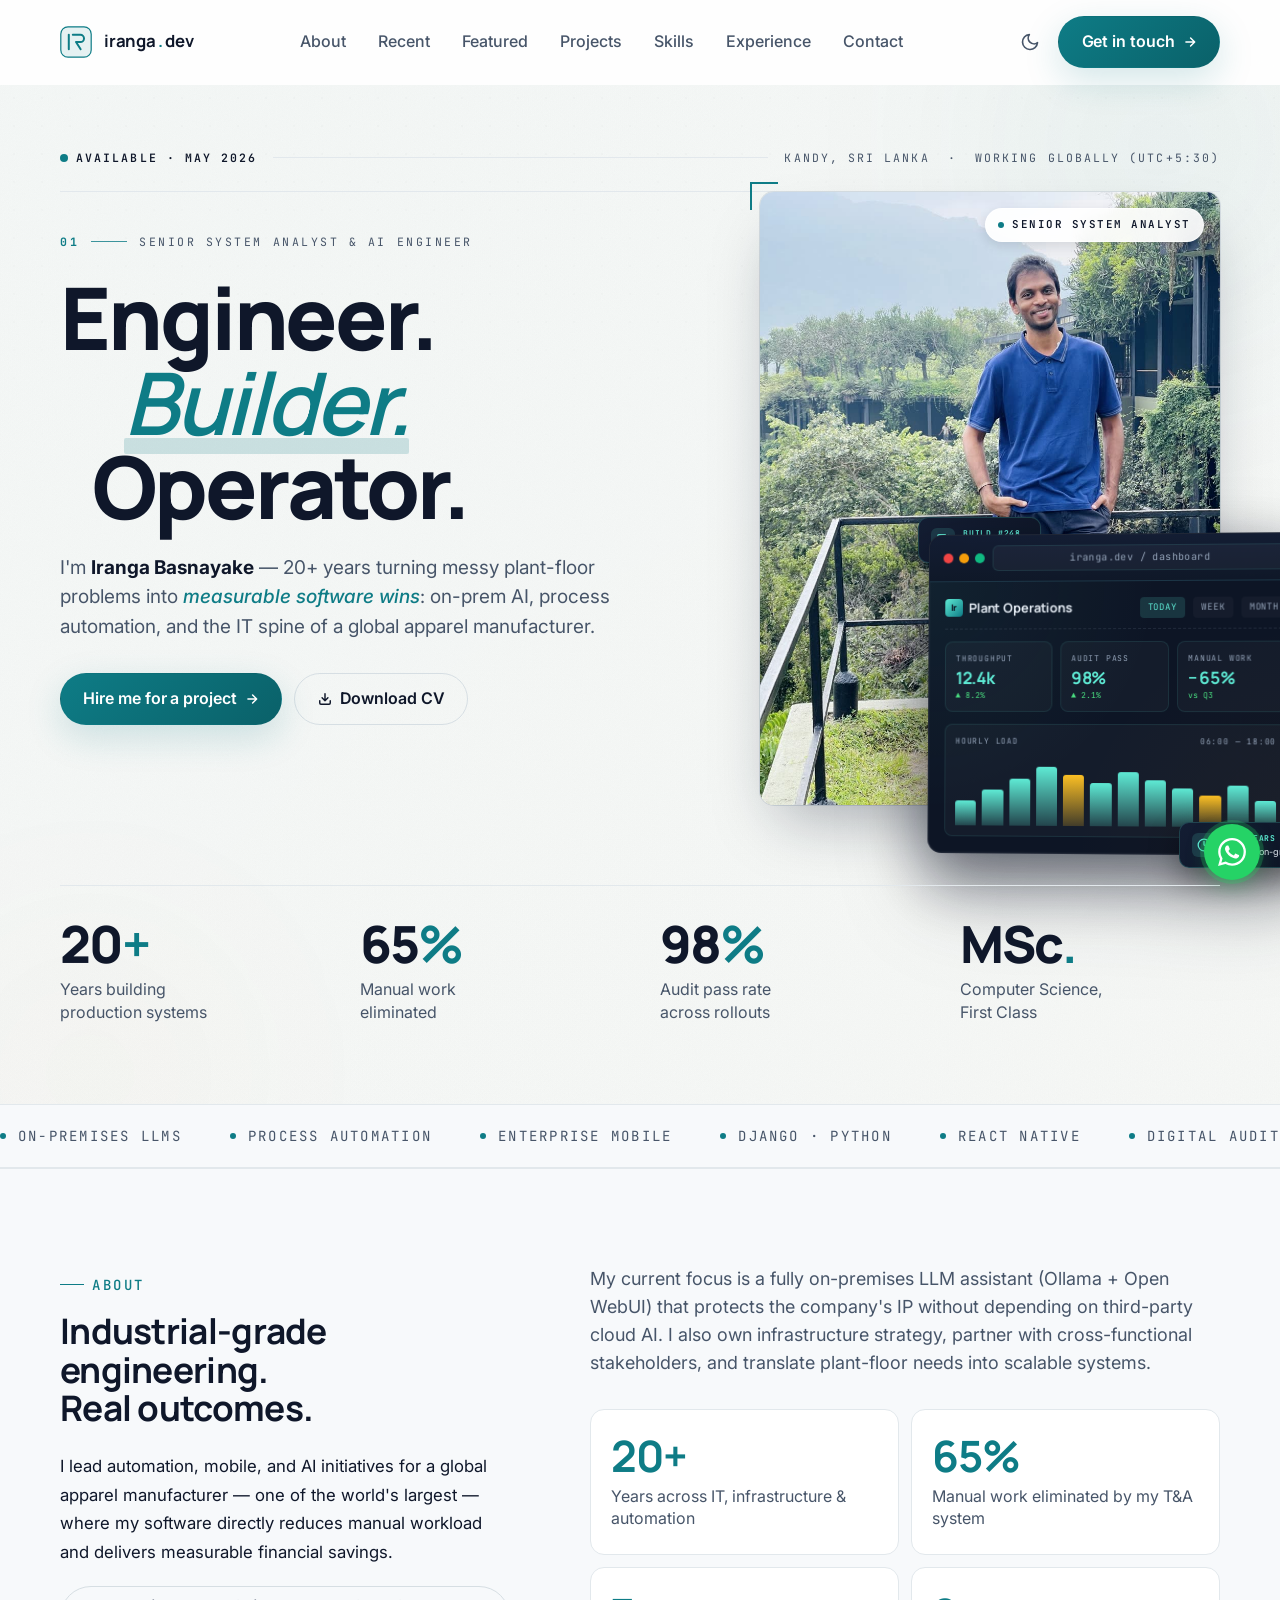
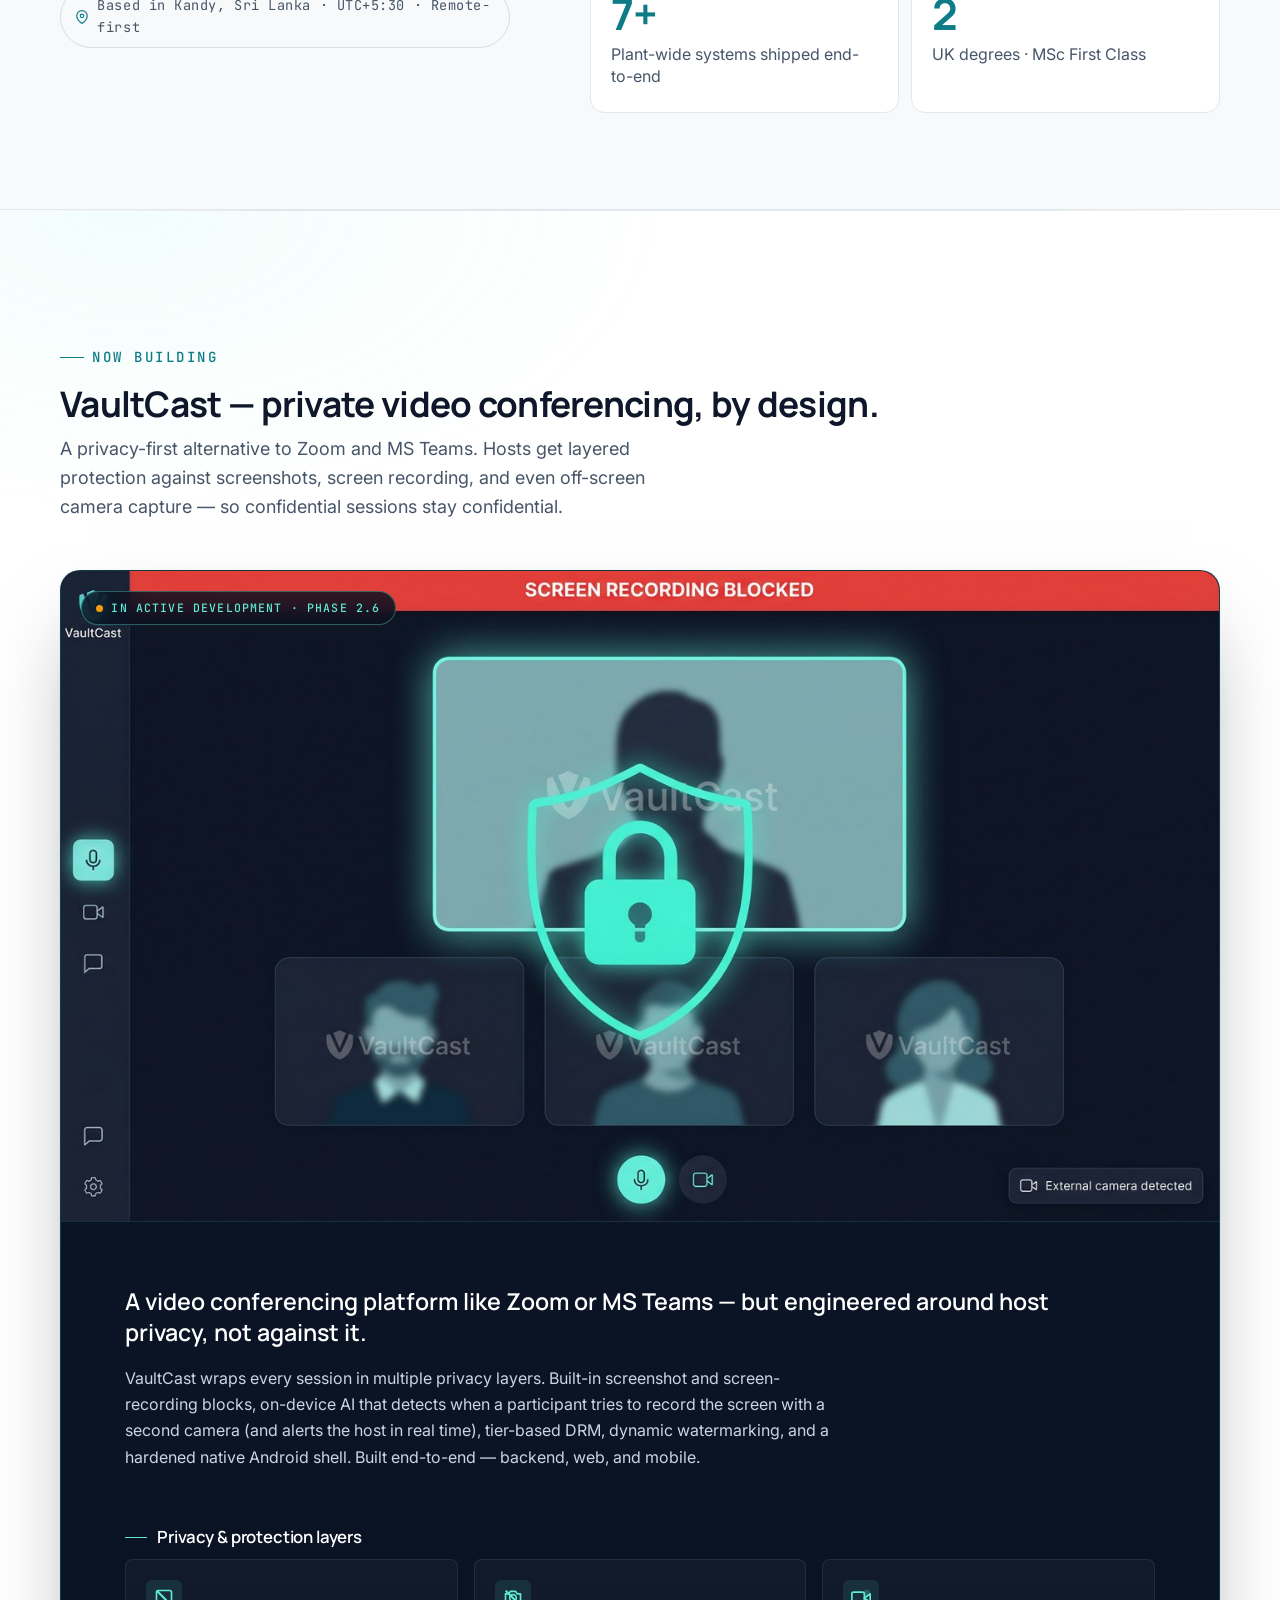
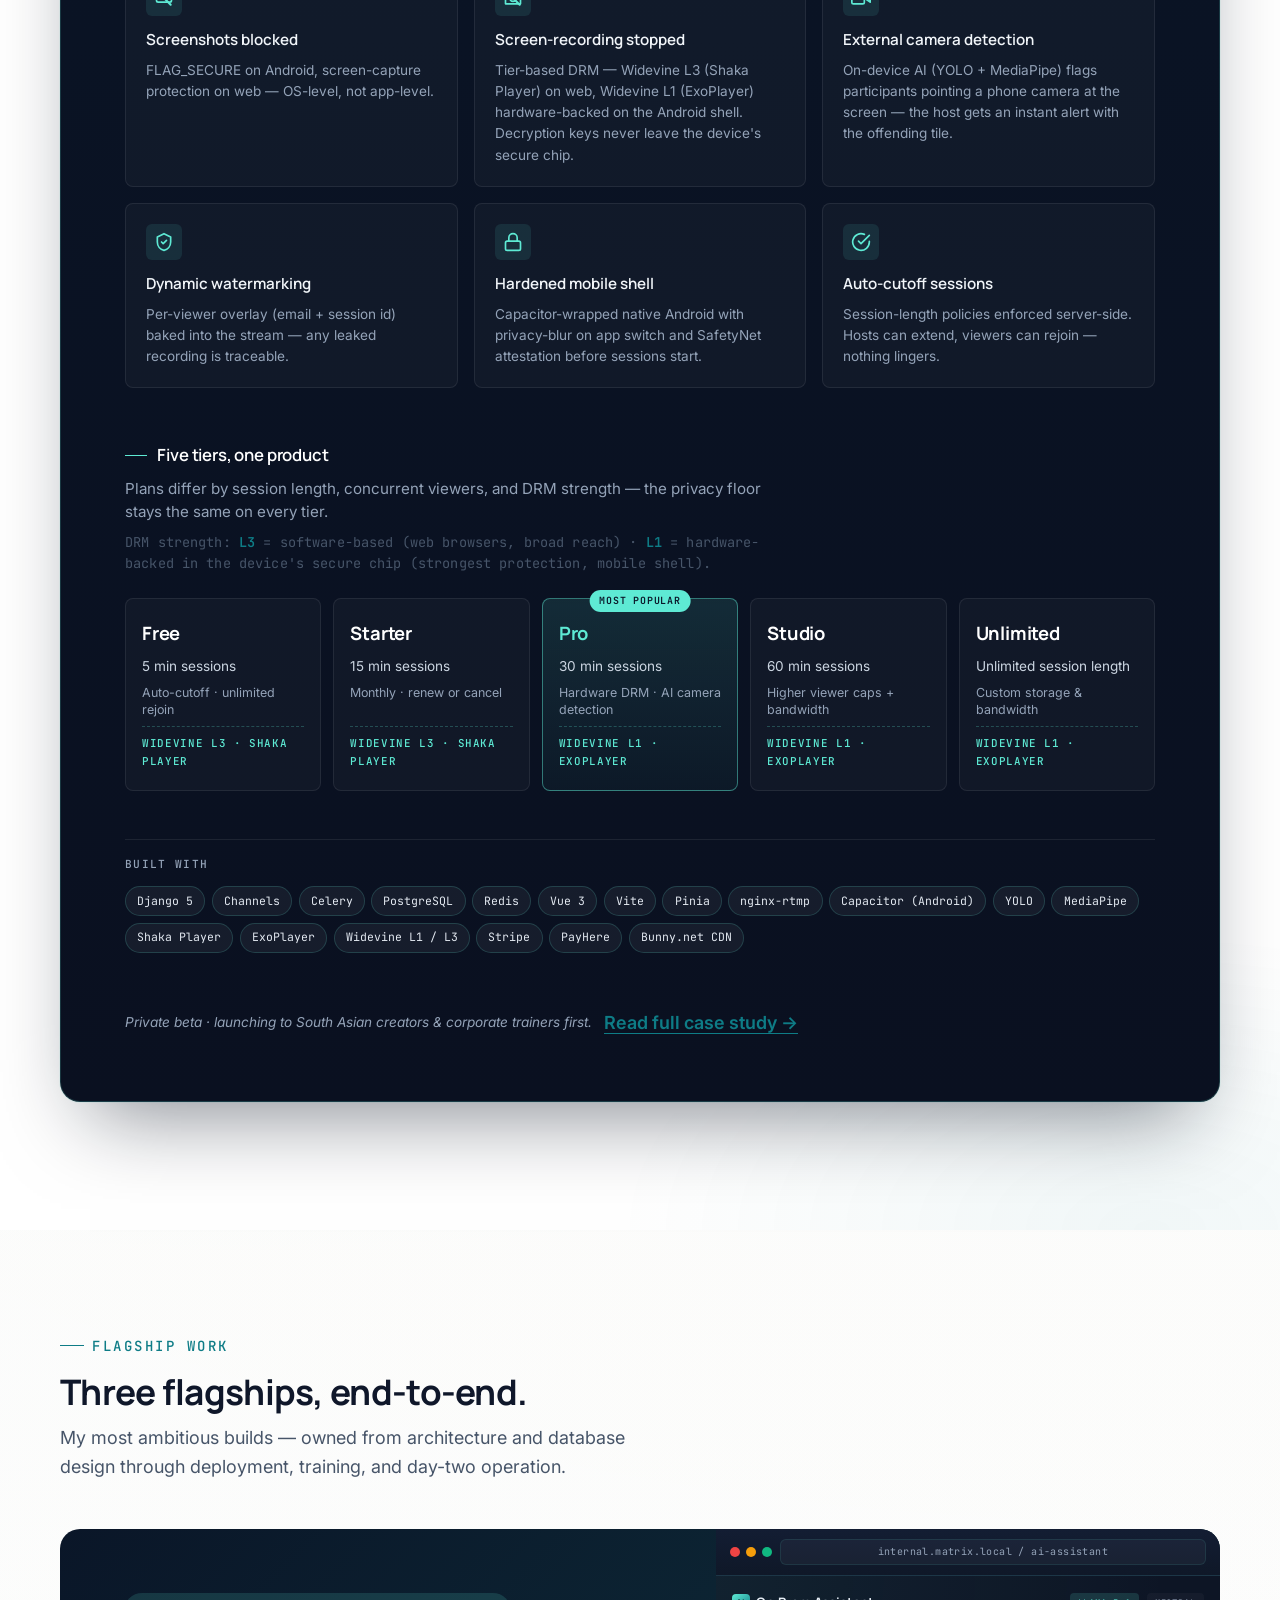
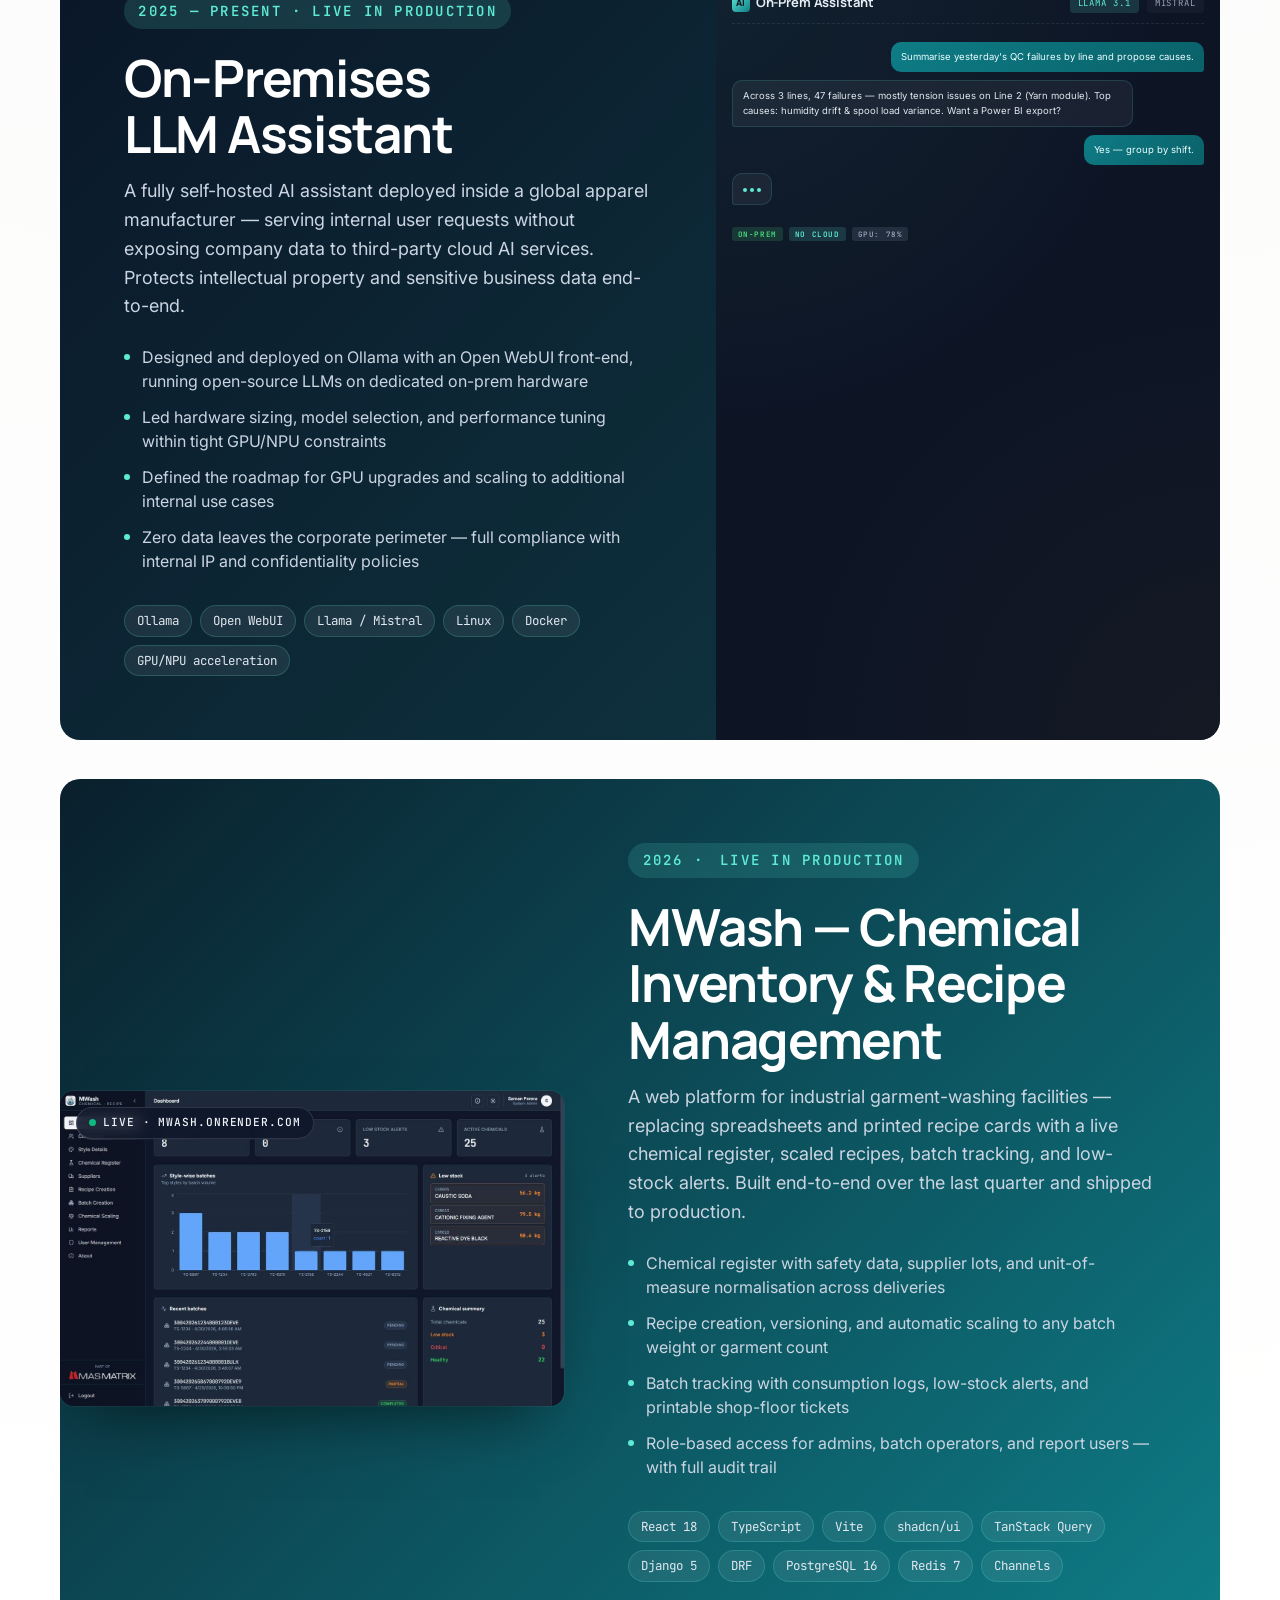
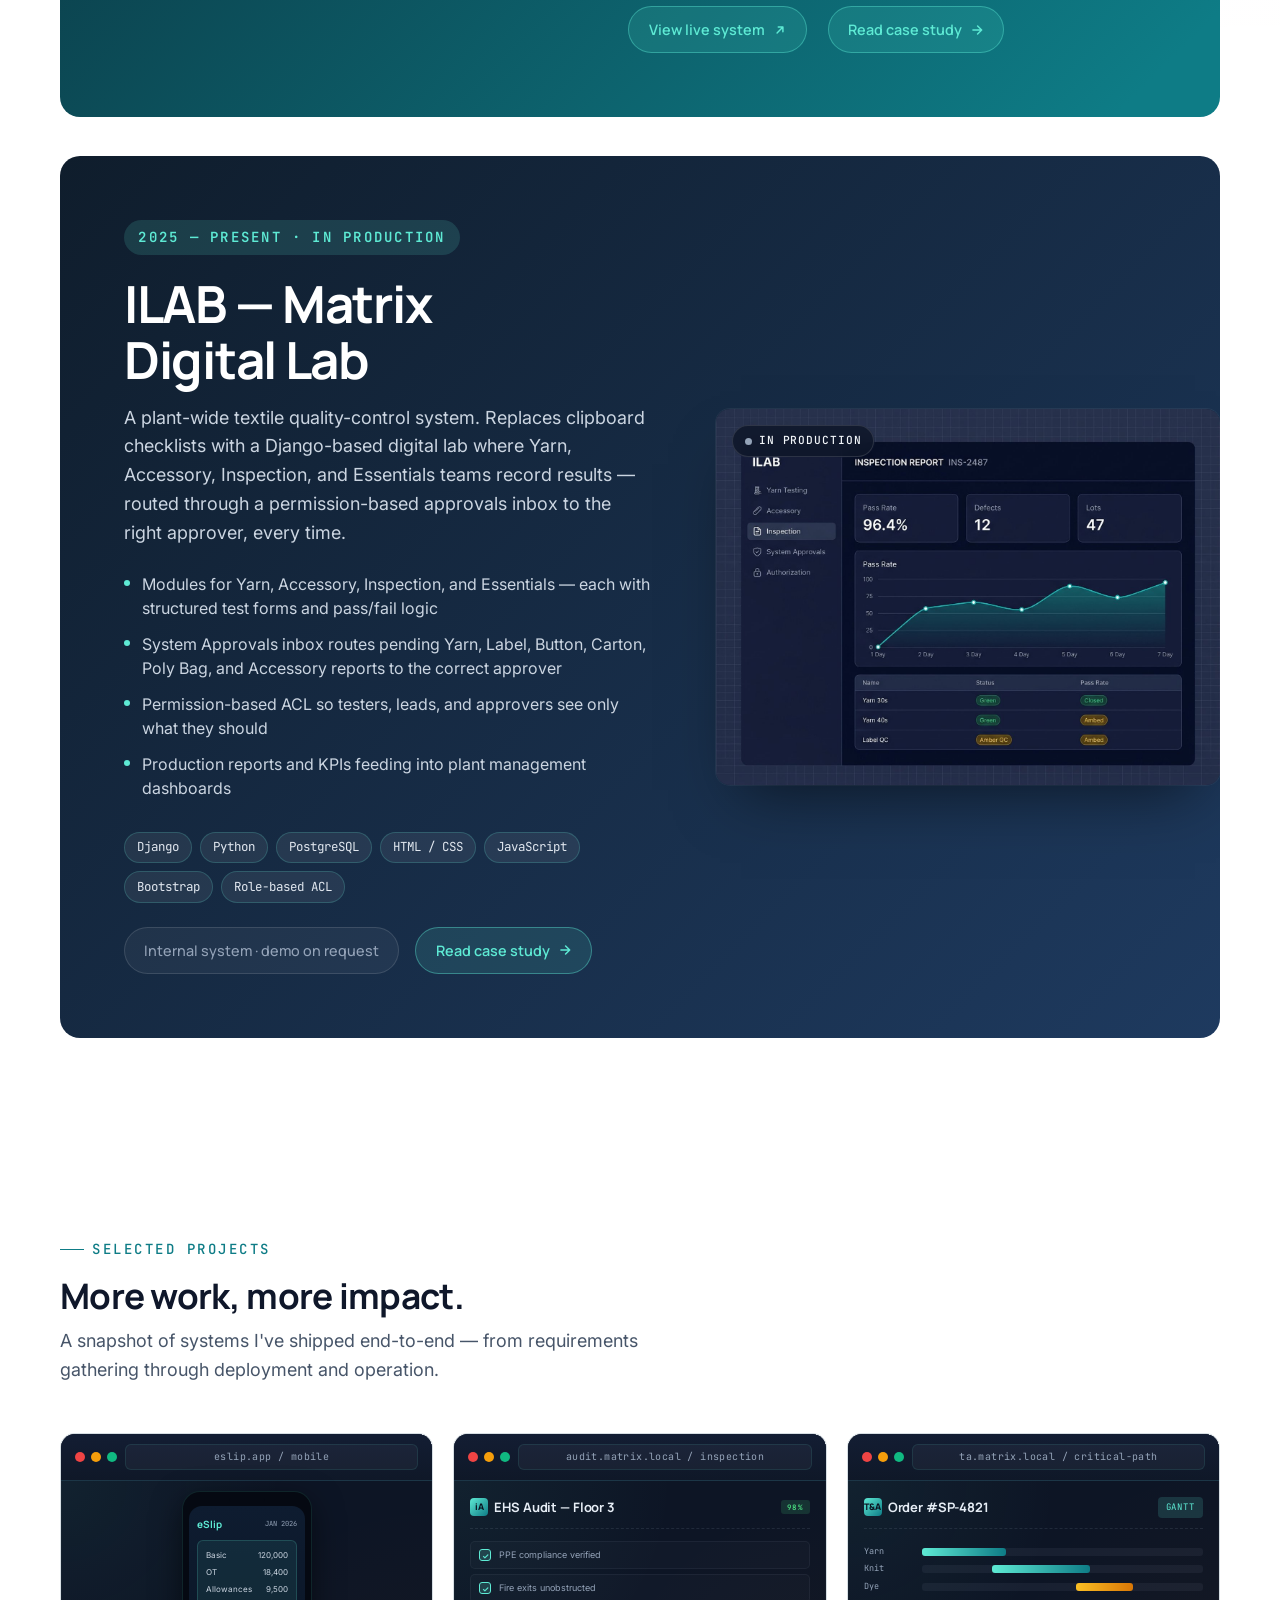
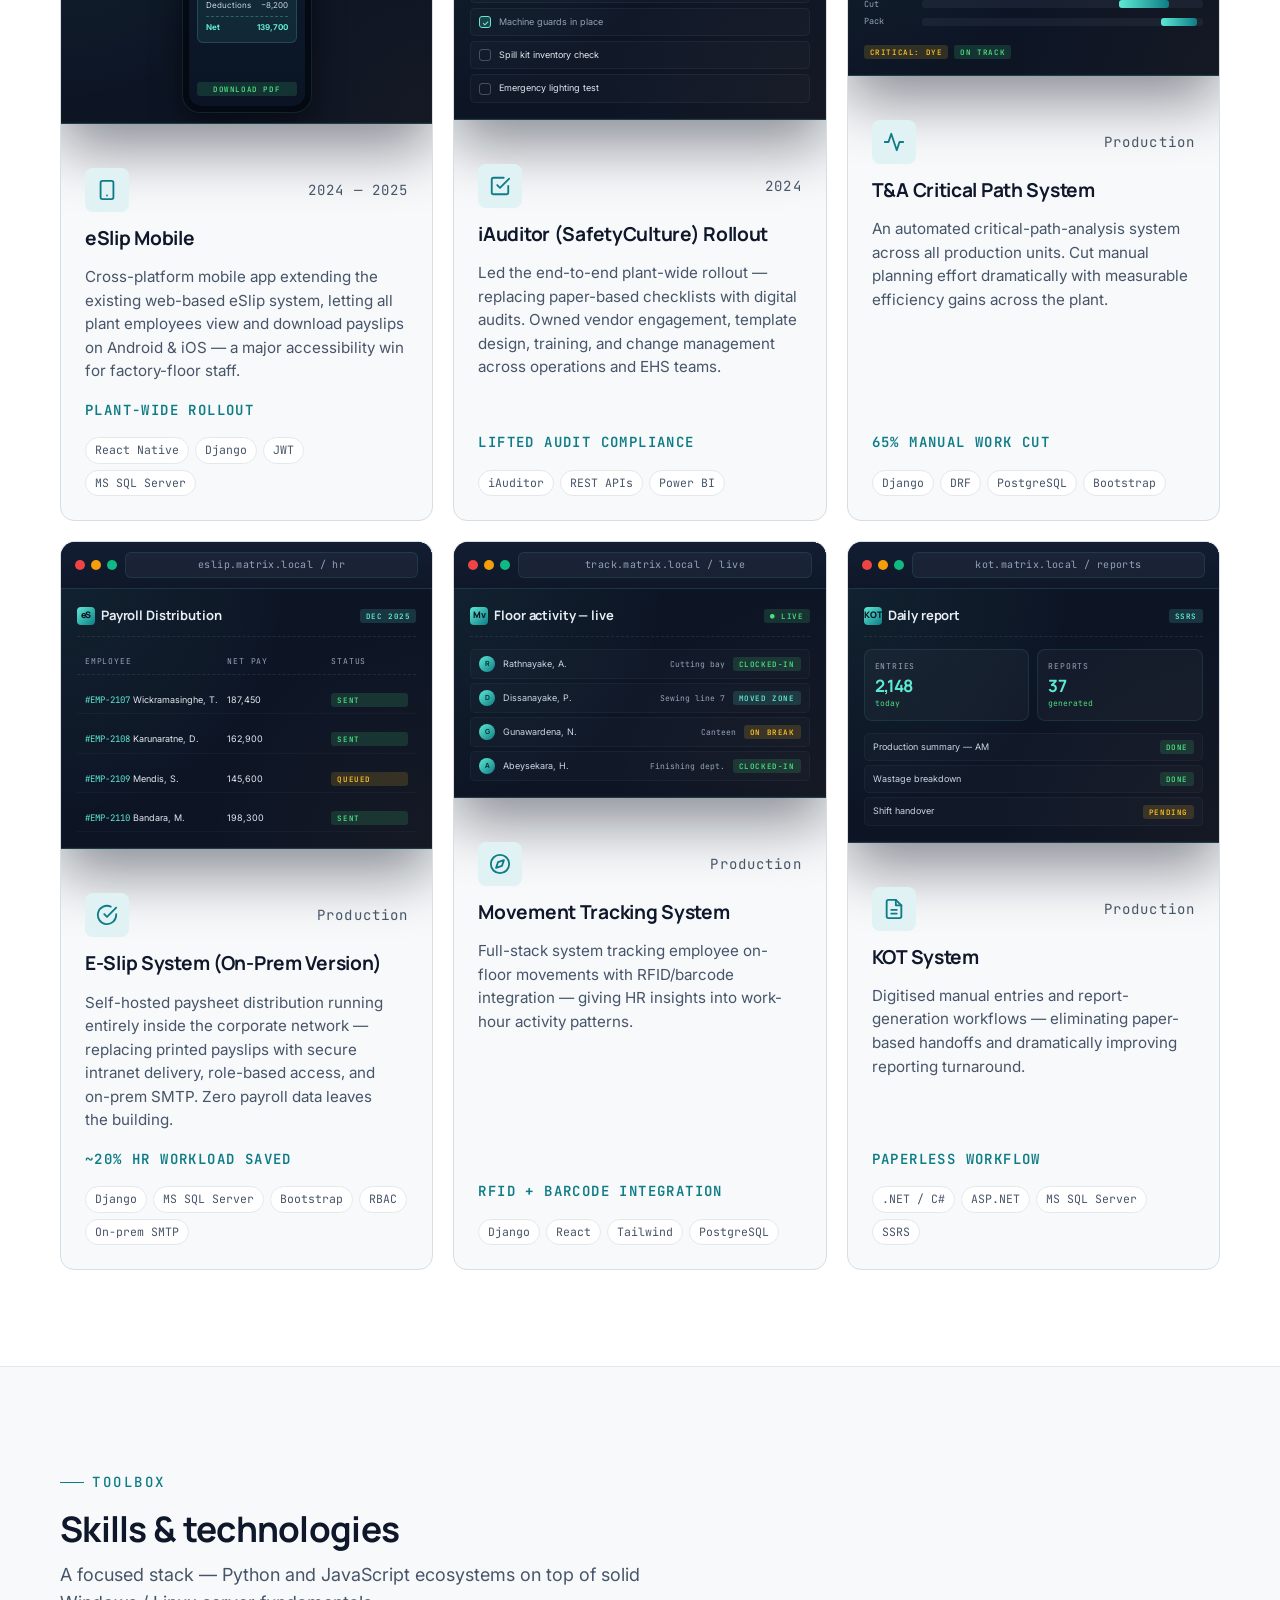
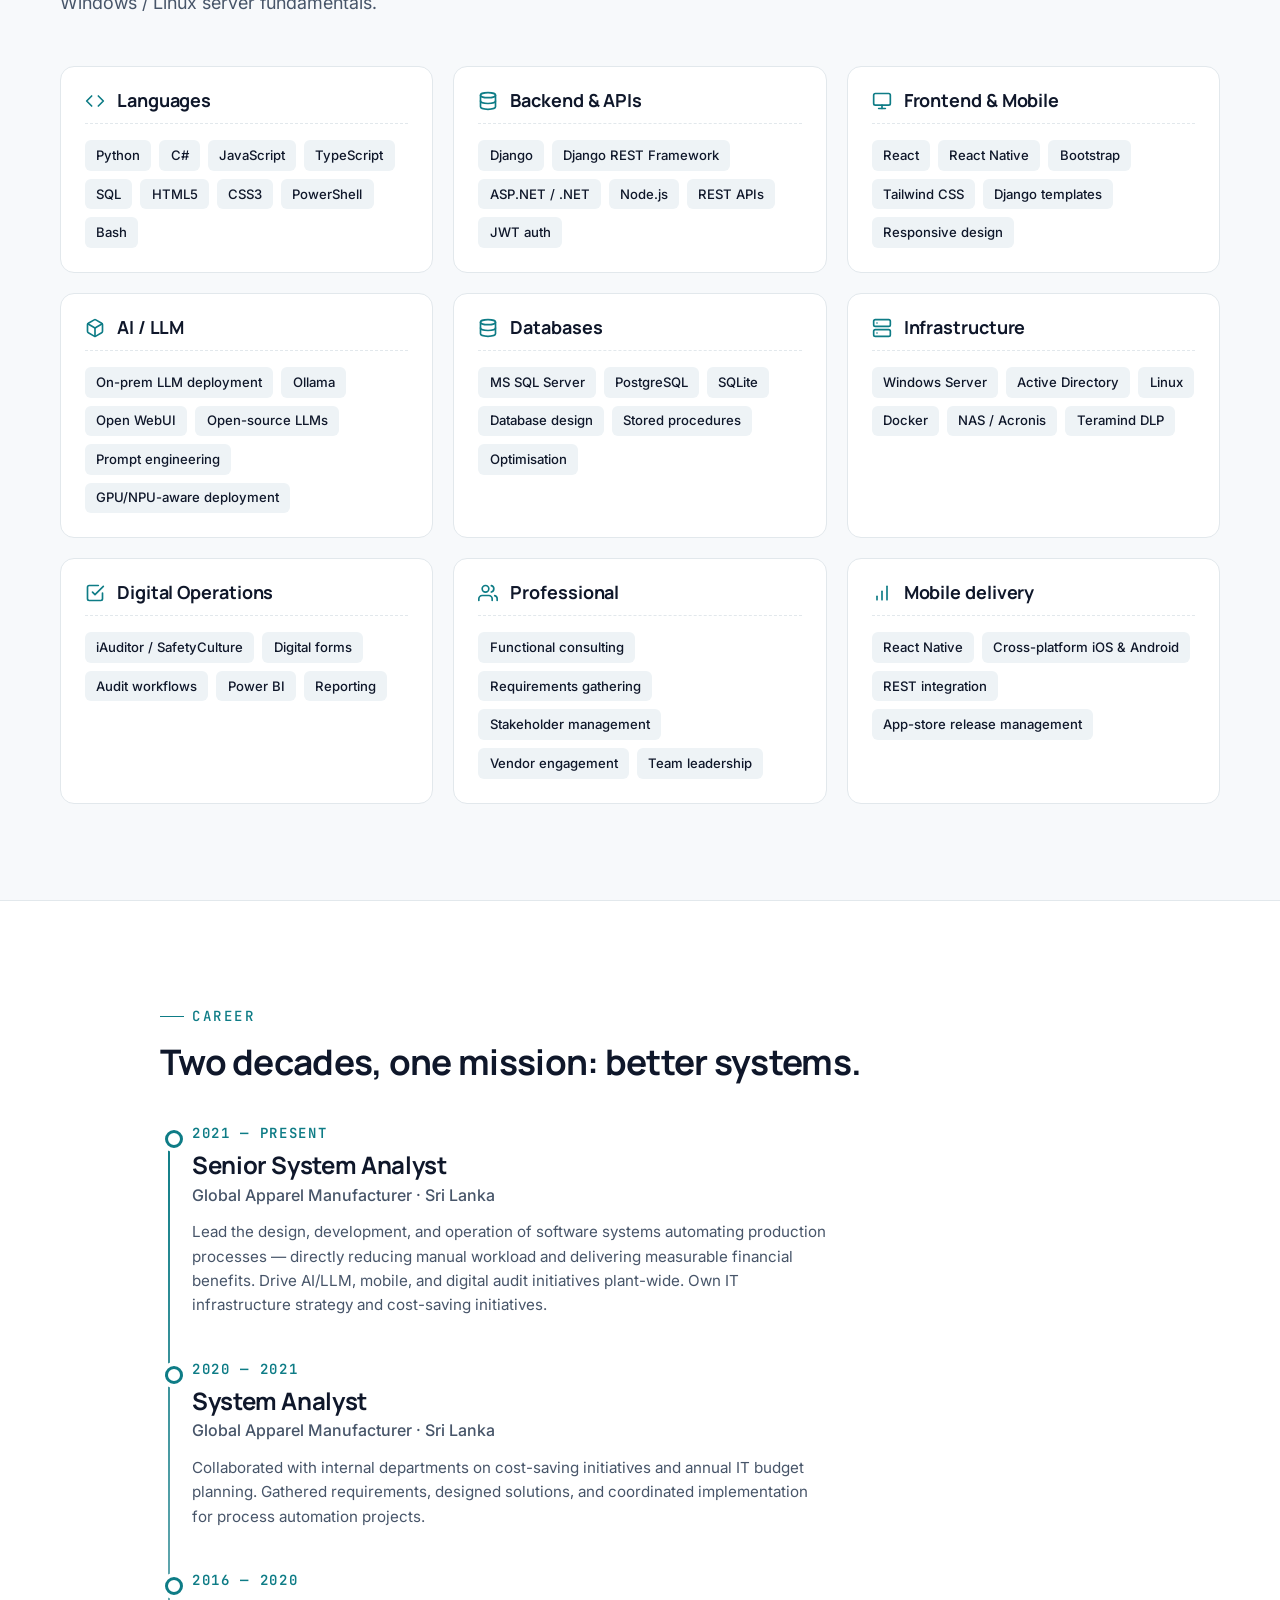
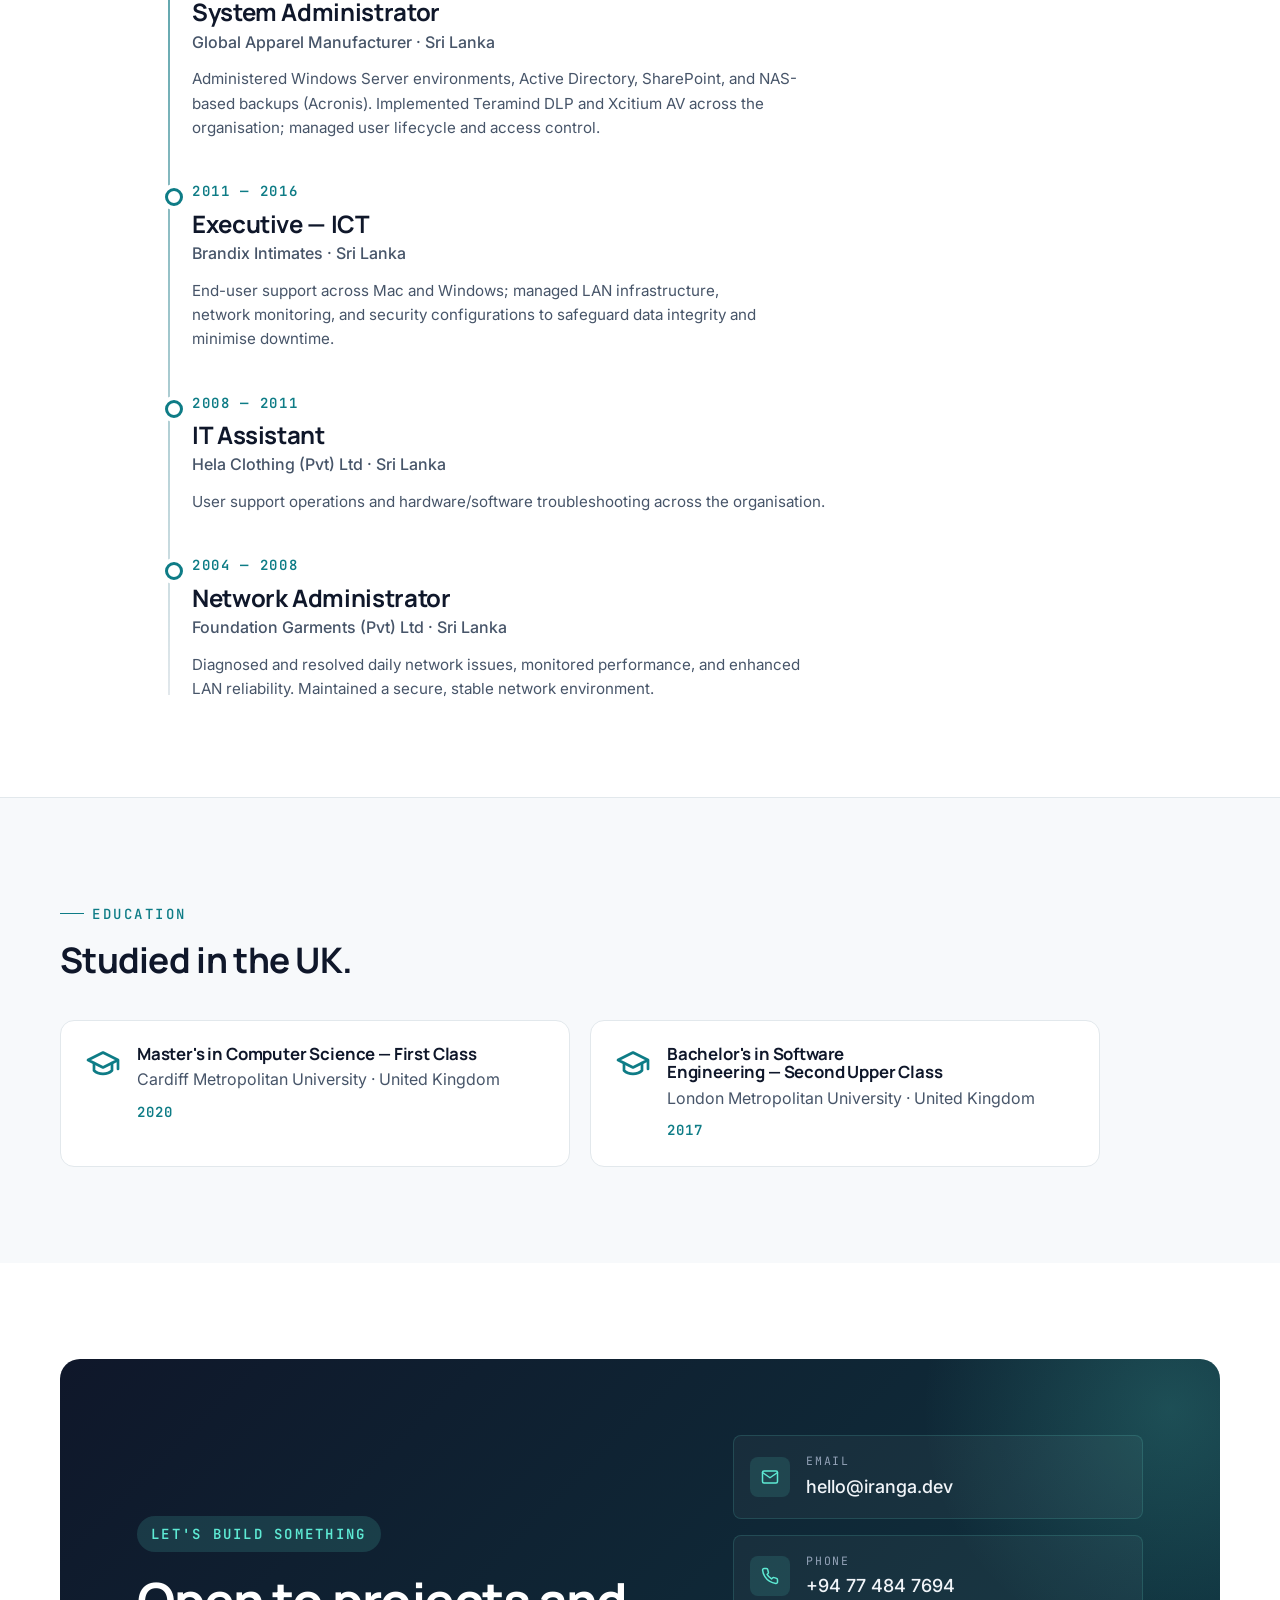
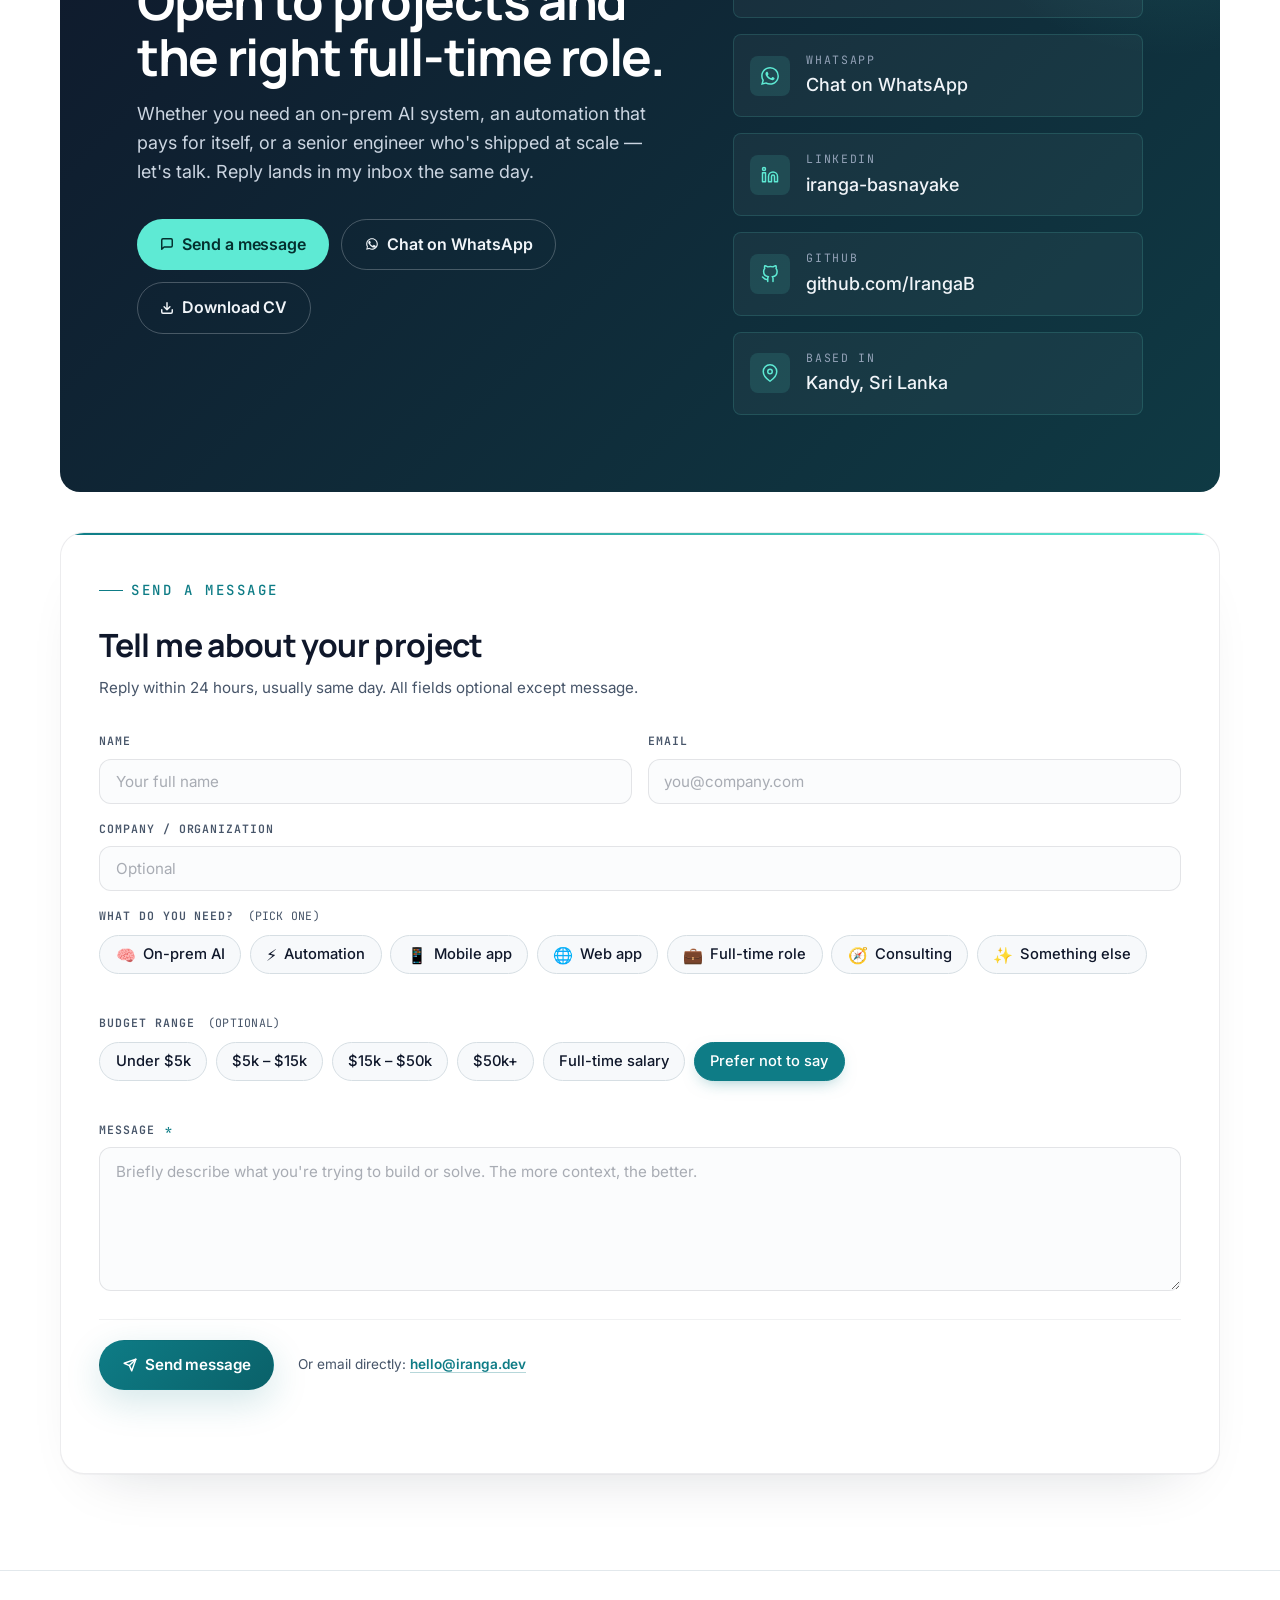
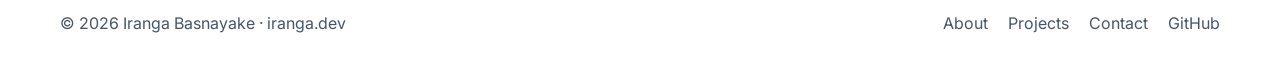
<file: index.html>
<!DOCTYPE html>
<html lang="en" data-theme="light">
<head>
  <meta charset="UTF-8" />
  <meta name="viewport" content="width=device-width, initial-scale=1.0" />
  <meta name="theme-color" content="#0e7c86" />
  <title>Iranga Basnayake — Senior System Analyst & AI Engineer · iranga.dev</title>
  <meta name="description" content="Iranga Basnayake — Senior System Analyst with 20+ years building on-premises AI, process automation, and enterprise mobile systems for global apparel manufacturing. Based in Kandy, Sri Lanka. Open to projects and roles." />
  <meta name="author" content="Iranga Basnayake" />
  <meta name="keywords" content="Iranga Basnayake, senior system analyst, AI engineer, on-premises LLM, Ollama, process automation, Django developer, React Native, enterprise systems, Sri Lanka, Kandy, apparel manufacturing IT, MWash, ILAB, VaultCast" />
  <meta name="robots" content="index, follow, max-image-preview:large, max-snippet:-1" />

  <!-- Canonical -->
  <link rel="canonical" href="https://iranga.dev/" />

  <!-- Open Graph -->
  <meta property="og:type" content="website" />
  <meta property="og:site_name" content="iranga.dev" />
  <meta property="og:url" content="https://iranga.dev/" />
  <meta property="og:title" content="Iranga Basnayake — Senior System Analyst & AI Engineer" />
  <meta property="og:description" content="20+ years building on-premises AI, process automation, and enterprise systems. Based in Kandy, Sri Lanka — working globally." />
  <meta property="og:image" content="https://iranga.dev/assets/images/og-card-v2.jpg" />
  <meta property="og:image:width" content="1200" />
  <meta property="og:image:height" content="630" />
  <meta property="og:image:alt" content="Iranga Basnayake — Senior System Analyst & AI Engineer" />
  <meta property="og:locale" content="en_GB" />

  <!-- Twitter Card -->
  <meta name="twitter:card" content="summary_large_image" />
  <meta name="twitter:title" content="Iranga Basnayake — Senior System Analyst & AI Engineer" />
  <meta name="twitter:description" content="20+ years building on-premises AI, process automation, and enterprise systems. Based in Kandy, Sri Lanka." />
  <meta name="twitter:image" content="https://iranga.dev/assets/images/og-card-v2.jpg" />
  <meta name="twitter:image:alt" content="Iranga Basnayake — Senior System Analyst & AI Engineer" />

  <!-- Fonts -->
  <link rel="preconnect" href="https://fonts.googleapis.com" />
  <link rel="preconnect" href="https://fonts.gstatic.com" crossorigin />
  <link href="https://fonts.googleapis.com/css2?family=Inter:wght@400;500;600&family=Manrope:wght@500;600;700;800&family=JetBrains+Mono:wght@400;500&display=swap" rel="stylesheet" />

  <!-- Favicon -->
  <link rel="icon" type="image/svg+xml" href="/favicon.svg" />
  <link rel="icon" type="image/png" sizes="32x32" href="/assets/icons/favicon-32.png" />
  <link rel="icon" type="image/png" sizes="16x16" href="/assets/icons/favicon-16.png" />
  <link rel="shortcut icon" href="/favicon.ico" />
  <link rel="apple-touch-icon" sizes="180x180" href="/assets/icons/apple-touch-icon.png" />
  <link rel="manifest" href="/site.webmanifest" />
  <meta name="theme-color" content="#080c16" />

  <link rel="stylesheet" href="mockups.css" />
  <link rel="stylesheet" href="styles.css" />

  <!-- JSON-LD: Person schema for rich Google results -->
  <script type="application/ld+json">
  {
    "@context": "https://schema.org",
    "@type": "Person",
    "name": "Iranga Basnayake",
    "url": "https://iranga.dev/",
    "image": "https://iranga.dev/assets/images/portrait.jpg",
    "jobTitle": "Senior System Analyst & AI Engineer",
    "description": "Senior System Analyst with 20+ years building on-premises AI, process automation, and enterprise mobile systems for global apparel manufacturing.",
    "address": {
      "@type": "PostalAddress",
      "addressLocality": "Kandy",
      "addressCountry": "LK"
    },
    "alumniOf": [
      {
        "@type": "CollegeOrUniversity",
        "name": "Cardiff Metropolitan University",
        "sameAs": "https://www.cardiffmet.ac.uk/"
      },
      {
        "@type": "CollegeOrUniversity",
        "name": "London Metropolitan University",
        "sameAs": "https://www.londonmet.ac.uk/"
      }
    ],
    "knowsAbout": [
      "On-premises Large Language Models",
      "Ollama",
      "Open WebUI",
      "Process Automation",
      "Django",
      "Python",
      "React Native",
      "Enterprise Mobile Applications",
      "IT Infrastructure Strategy",
      "Apparel Manufacturing Systems",
      "Digital Audit"
    ],
    "sameAs": [
      "https://www.linkedin.com/in/iranga-basnayake-a61a8424/",
      "https://github.com/IrangaB"
    ],
    "contactPoint": [
      {
        "@type": "ContactPoint",
        "contactType": "Professional inquiries",
        "email": "hello@iranga.dev",
        "availableLanguage": ["English", "Sinhala"]
      },
      {
        "@type": "ContactPoint",
        "contactType": "WhatsApp",
        "telephone": "+94-77-484-7694",
        "availableLanguage": ["English", "Sinhala"]
      }
    ]
  }
  </script>

  <!-- JSON-LD: WebSite schema -->
  <script type="application/ld+json">
  {
    "@context": "https://schema.org",
    "@type": "WebSite",
    "name": "iranga.dev",
    "url": "https://iranga.dev/",
    "author": {
      "@type": "Person",
      "name": "Iranga Basnayake"
    },
    "inLanguage": "en"
  }
  </script>
</head>
<body>
  <!-- =================== HEADER =================== -->
  <header class="site-header" id="siteHeader">
    <div class="container nav">
      <a href="#top" class="brand" aria-label="Iranga Basnayake — home">
        <svg class="brand-mark" viewBox="0 0 40 40" fill="none" xmlns="http://www.w3.org/2000/svg" aria-hidden="true">
          <rect x="1" y="1" width="38" height="38" rx="9" fill="currentColor" opacity="0.10" />
          <rect x="1" y="1" width="38" height="38" rx="9" stroke="currentColor" stroke-width="1.5" />
          <path d="M11 11v18" stroke="currentColor" stroke-width="2.5" stroke-linecap="round" />
          <path d="M16 11h9.5a4.5 4.5 0 0 1 0 9H20l5.8 9" stroke="currentColor" stroke-width="2.5" stroke-linecap="round" stroke-linejoin="round" />
        </svg>
        <span class="brand-name">iranga<span class="dot">.</span>dev</span>
      </a>

      <nav aria-label="Primary">
        <ul class="nav-links" role="list">
          <li><a href="/about/">About</a></li>
          <li><a href="#recent">Recent</a></li>
          <li><a href="#featured">Featured</a></li>
          <li><a href="#projects">Projects</a></li>
          <li><a href="#skills">Skills</a></li>
          <li><a href="#experience">Experience</a></li>
          <li><a href="#contact">Contact</a></li>
        </ul>
      </nav>

      <div class="nav-actions">
        <button class="theme-toggle" data-theme-toggle aria-label="Switch to dark mode">
          <svg width="20" height="20" viewBox="0 0 24 24" fill="none" stroke="currentColor" stroke-width="2" aria-hidden="true">
            <path d="M21 12.79A9 9 0 1 1 11.21 3 7 7 0 0 0 21 12.79z" />
          </svg>
        </button>
        <a class="btn btn-primary" href="#contact">
          Get in touch
          <svg class="arrow" width="14" height="14" viewBox="0 0 24 24" fill="none" stroke="currentColor" stroke-width="2.5" stroke-linecap="round" stroke-linejoin="round" aria-hidden="true">
            <path d="M5 12h14M13 5l7 7-7 7" />
          </svg>
        </a>
      </div>
    </div>
  </header>

  <main id="top">
    <!-- =================== HERO (modern split, magazine style) =================== -->
    <section class="hero hero--split">
      <div class="hero-bg-shape"></div>
      <div class="hero-noise" aria-hidden="true"></div>

      <div class="container">
        <!-- Eyebrow row -->
        <div class="hero-eyebrow reveal">
          <span class="eyebrow-mark">
            <span class="status-dot"></span>
            <span class="eyebrow-label">Available · May 2026</span>
          </span>
          <span class="eyebrow-divider" aria-hidden="true"></span>
          <span class="eyebrow-meta">Kandy, Sri Lanka &nbsp;·&nbsp; Working globally (UTC+5:30)</span>
        </div>

        <div class="hero-split">
          <!-- LEFT: massive display type -->
          <div class="hero-display">
            <p class="hero-kicker reveal reveal-delay-1">
              <span class="kicker-num">01</span>
              <span class="kicker-line" aria-hidden="true"></span>
              <span class="kicker-text">Senior System Analyst &amp; AI Engineer</span>
            </p>

            <h1 class="hero-headline reveal reveal-delay-1">
              <span class="line line-1">Engineer.</span>
              <span class="line line-2"><span class="accent">Builder.</span></span>
              <span class="line line-3">Operator.</span>
            </h1>

            <p class="hero-lede reveal reveal-delay-2">
              I'm <strong>Iranga Basnayake</strong> — 20+ years turning messy plant-floor problems into <em>measurable software wins</em>: on-prem AI, process automation, and the IT spine of a global apparel manufacturer.
            </p>

            <div class="hero-cta reveal reveal-delay-3">
              <a class="btn btn-primary" href="#contact">
                Hire me for a project
                <svg class="arrow" width="14" height="14" viewBox="0 0 24 24" fill="none" stroke="currentColor" stroke-width="2.5" stroke-linecap="round" stroke-linejoin="round" aria-hidden="true">
                  <path d="M5 12h14M13 5l7 7-7 7" />
                </svg>
              </a>
              <a class="btn btn-ghost" href="assets/Iranga-Basnayake-CV.pdf" download>
                <svg width="14" height="14" viewBox="0 0 24 24" fill="none" stroke="currentColor" stroke-width="2.5" stroke-linecap="round" stroke-linejoin="round" aria-hidden="true">
                  <path d="M21 15v4a2 2 0 0 1-2 2H5a2 2 0 0 1-2-2v-4M7 10l5 5 5-5M12 15V3" />
                </svg>
                Download CV
              </a>
            </div>
          </div>

          <!-- RIGHT: photo portrait plate + dashboard overlay -->
          <div class="hero-canvas reveal reveal-delay-2">
            <div class="hero-portrait">
              <div class="portrait-frame">
                <img src="assets/images/portrait.jpg" alt="Iranga Basnayake — Senior System Analyst" loading="eager" decoding="async" />
              </div>
              <div class="portrait-corner tl" aria-hidden="true"></div>
              <div class="portrait-corner br" aria-hidden="true"></div>
              <div class="portrait-tag">
                <span class="tag-dot"></span>
                <span class="tag-text">Senior System Analyst</span>
              </div>
            </div>

            <!-- Dashboard mockup floats over portrait, bottom-left -->
            <div class="hero-mockup hero-mockup--overlay" aria-hidden="true">
              <!-- Floating mini-card 1 -->
              <div class="mini one">
                <span class="ico">
                  <svg width="14" height="14" viewBox="0 0 24 24" fill="none" stroke="currentColor" stroke-width="2.2" stroke-linecap="round" stroke-linejoin="round"><path d="M9 11l3 3L22 4"/><path d="M21 12v7a2 2 0 0 1-2 2H5a2 2 0 0 1-2-2V5a2 2 0 0 1 2-2h11"/></svg>
                </span>
                <div class="text"><strong>Build #248</strong>Deploy passed</div>
              </div>

              <!-- Main mockup: Plant ops dashboard -->
              <div class="mockup">
                <div class="mockup-bar">
                  <div class="dots"><span></span><span></span><span></span></div>
                  <div class="url">iranga.dev / dashboard</div>
                </div>
                <div class="mockup-body">
                  <div class="m-header">
                    <div class="m-title"><span class="m-logo">Ir</span>Plant Operations</div>
                    <div class="m-tabs">
                      <span class="active">Today</span><span>Week</span><span>Month</span>
                    </div>
                  </div>
                  <div class="m-kpis">
                    <div class="m-kpi">
                      <div class="m-kpi-label">Throughput</div>
                      <div class="m-kpi-value">12.4k</div>
                      <div class="m-kpi-trend">▲ 8.2%</div>
                    </div>
                    <div class="m-kpi">
                      <div class="m-kpi-label">Audit pass</div>
                      <div class="m-kpi-value">98%</div>
                      <div class="m-kpi-trend">▲ 2.1%</div>
                    </div>
                    <div class="m-kpi">
                      <div class="m-kpi-label">Manual work</div>
                      <div class="m-kpi-value">− 65%</div>
                      <div class="m-kpi-trend">vs Q3</div>
                    </div>
                  </div>
                  <div class="m-chart">
                    <div class="m-chart-head">
                      <span>Hourly load</span>
                      <span>06:00 — 18:00</span>
                    </div>
                    <div class="m-bars">
                      <div class="bar" style="height: 38%; animation-delay: 0.05s;"></div>
                      <div class="bar" style="height: 55%; animation-delay: 0.10s;"></div>
                      <div class="bar" style="height: 72%; animation-delay: 0.15s;"></div>
                      <div class="bar" style="height: 90%; animation-delay: 0.20s;"></div>
                      <div class="bar alt" style="height: 78%; animation-delay: 0.25s;"></div>
                      <div class="bar" style="height: 65%; animation-delay: 0.30s;"></div>
                      <div class="bar" style="height: 82%; animation-delay: 0.35s;"></div>
                      <div class="bar" style="height: 70%; animation-delay: 0.40s;"></div>
                      <div class="bar" style="height: 58%; animation-delay: 0.45s;"></div>
                      <div class="bar alt" style="height: 48%; animation-delay: 0.50s;"></div>
                      <div class="bar" style="height: 62%; animation-delay: 0.55s;"></div>
                      <div class="bar" style="height: 40%; animation-delay: 0.60s;"></div>
                    </div>
                  </div>
                </div>
              </div>

              <!-- Floating mini-card 2 -->
              <div class="mini two">
                <span class="ico">
                  <svg width="14" height="14" viewBox="0 0 24 24" fill="none" stroke="currentColor" stroke-width="2.2" stroke-linecap="round" stroke-linejoin="round"><circle cx="12" cy="12" r="10"/><polyline points="12 6 12 12 16 14"/></svg>
                </span>
                <div class="text"><strong>20+ years</strong>Production-grade</div>
              </div>
            </div>
          </div>
        </div>

        <!-- Stats strip — magazine footer rule -->
        <div class="hero-stats-strip reveal reveal-delay-3">
          <div class="strip-item">
            <div class="strip-num">20<span>+</span></div>
            <div class="strip-label">Years building<br/>production systems</div>
          </div>
          <div class="strip-item">
            <div class="strip-num">65<span>%</span></div>
            <div class="strip-label">Manual work<br/>eliminated</div>
          </div>
          <div class="strip-item">
            <div class="strip-num">98<span>%</span></div>
            <div class="strip-label">Audit pass rate<br/>across rollouts</div>
          </div>
          <div class="strip-item">
            <div class="strip-num">MSc<span>.</span></div>
            <div class="strip-label">Computer Science,<br/>First Class</div>
          </div>
        </div>
      </div>
    </section>

    <!-- =================== MARQUEE =================== -->
    <div class="marquee" aria-hidden="true">
      <div class="marquee-track">
        <span class="marquee-item"><span class="bullet"></span> On-Premises LLMs</span>
        <span class="marquee-item"><span class="bullet"></span> Process Automation</span>
        <span class="marquee-item"><span class="bullet"></span> Enterprise Mobile</span>
        <span class="marquee-item"><span class="bullet"></span> Django · Python</span>
        <span class="marquee-item"><span class="bullet"></span> React Native</span>
        <span class="marquee-item"><span class="bullet"></span> Digital Audit</span>
        <span class="marquee-item"><span class="bullet"></span> Infrastructure Strategy</span>
        <!-- duplicate for seamless loop -->
        <span class="marquee-item"><span class="bullet"></span> On-Premises LLMs</span>
        <span class="marquee-item"><span class="bullet"></span> Process Automation</span>
        <span class="marquee-item"><span class="bullet"></span> Enterprise Mobile</span>
        <span class="marquee-item"><span class="bullet"></span> Django · Python</span>
        <span class="marquee-item"><span class="bullet"></span> React Native</span>
        <span class="marquee-item"><span class="bullet"></span> Digital Audit</span>
        <span class="marquee-item"><span class="bullet"></span> Infrastructure Strategy</span>
      </div>
    </div>

    <!-- =================== ABOUT =================== -->
    <section class="about" id="about">
      <div class="container">
        <div class="about-grid">
          <div class="reveal">
            <span class="eyebrow">About</span>
            <h2 class="section-title">Industrial-grade engineering. Real outcomes.</h2>

            <div class="about-lede">
              <p>I lead automation, mobile, and AI initiatives for a global apparel manufacturer — one of the world's largest — where my software directly reduces manual workload and delivers measurable financial savings.</p>
              <div class="about-location">
                <svg width="14" height="14" viewBox="0 0 24 24" fill="none" stroke="currentColor" stroke-width="2" stroke-linecap="round" stroke-linejoin="round" aria-hidden="true"><path d="M21 10c0 7-9 13-9 13s-9-6-9-13a9 9 0 0 1 18 0z"/><circle cx="12" cy="10" r="3"/></svg>
                Based in Kandy, Sri Lanka &middot; UTC+5:30 &middot; Remote-first
              </div>
            </div>
          </div>

          <div class="reveal reveal-delay-1">
            <div class="about-narrative">
              <p>
                My current focus is a fully on-premises LLM assistant (Ollama + Open WebUI) that protects the company's IP without depending on third-party cloud AI. I also own infrastructure strategy, partner with cross-functional stakeholders, and translate plant-floor needs into scalable systems.
              </p>
            </div>

            <div class="about-stats" style="margin-top: 2rem;">
              <div class="about-stat">
                <div class="about-stat-value">20+</div>
                <div class="about-stat-label">Years across IT, infrastructure &amp; automation</div>
              </div>
              <div class="about-stat">
                <div class="about-stat-value">65%</div>
                <div class="about-stat-label">Manual work eliminated by my T&amp;A system</div>
              </div>
              <div class="about-stat">
                <div class="about-stat-value">7+</div>
                <div class="about-stat-label">Plant-wide systems shipped end-to-end</div>
              </div>
              <div class="about-stat">
                <div class="about-stat-value">2</div>
                <div class="about-stat-label">UK degrees · MSc First Class</div>
              </div>
            </div>
          </div>
        </div>
      </div>
    </section>

    <!-- =================== NOW BUILDING — VaultCast =================== -->
    <section class="now-building" id="recent">
      <div class="container">
        <div class="section-head reveal" style="margin-bottom: var(--space-12);">
          <span class="eyebrow">Now building</span>
          <h2 class="section-title">VaultCast &mdash; private video conferencing, by design.</h2>
          <p class="section-lede">A privacy-first alternative to Zoom and MS Teams. Hosts get layered protection against screenshots, screen recording, and even off-screen camera capture &mdash; so confidential sessions stay confidential.</p>
        </div>

        <article class="vc-card reveal reveal-delay-1">
          <div class="vc-cover">
            <img src="assets/projects/vaultcast-cover.jpg" alt="VaultCast — secure private video conferencing" loading="lazy" />
            <span class="vc-status"><span class="dot"></span>In active development &middot; Phase 2.6</span>
          </div>

          <div class="vc-body">
            <div class="vc-intro">
              <p class="vc-tagline">A video conferencing platform like Zoom or MS Teams &mdash; but engineered around host privacy, not against it.</p>
              <p class="vc-summary">VaultCast wraps every session in multiple privacy layers. Built-in screenshot and screen-recording blocks, on-device AI that detects when a participant tries to record the screen with a second camera (and alerts the host in real time), tier-based DRM, dynamic watermarking, and a hardened native Android shell. Built end-to-end &mdash; backend, web, and mobile.</p>
            </div>

            <div class="vc-protection">
              <h4>Privacy &amp; protection layers</h4>
              <div class="vc-protect-grid">
                <div class="vc-protect">
                  <div class="vc-protect-icon">
                    <svg width="20" height="20" viewBox="0 0 24 24" fill="none" stroke="currentColor" stroke-width="2" stroke-linecap="round" stroke-linejoin="round" aria-hidden="true"><rect x="3" y="3" width="18" height="14" rx="2"/><line x1="4" y1="4" x2="20" y2="20" stroke-width="2.5"/></svg>
                  </div>
                  <h5>Screenshots blocked</h5>
                  <p>FLAG_SECURE on Android, screen-capture protection on web &mdash; OS-level, not app-level.</p>
                </div>
                <div class="vc-protect">
                  <div class="vc-protect-icon">
                    <svg width="20" height="20" viewBox="0 0 24 24" fill="none" stroke="currentColor" stroke-width="2" stroke-linecap="round" stroke-linejoin="round" aria-hidden="true"><circle cx="12" cy="12" r="4"/><path d="M3 7h4l2-3h6l2 3h4v12H3z"/><line x1="4" y1="4" x2="20" y2="20" stroke-width="2.5"/></svg>
                  </div>
                  <h5>Screen-recording stopped</h5>
                  <p>Tier-based DRM &mdash; Widevine L3 (Shaka Player) on web, Widevine L1 (ExoPlayer) hardware-backed on the Android shell. Decryption keys never leave the device's secure chip.</p>
                </div>
                <div class="vc-protect">
                  <div class="vc-protect-icon">
                    <svg width="20" height="20" viewBox="0 0 24 24" fill="none" stroke="currentColor" stroke-width="2" stroke-linecap="round" stroke-linejoin="round" aria-hidden="true"><path d="M23 7l-7 5 7 5z"/><rect x="1" y="5" width="15" height="14" rx="2"/><circle cx="19" cy="6" r="3" fill="currentColor" opacity=".25"/></svg>
                  </div>
                  <h5>External camera detection</h5>
                  <p>On-device AI (YOLO + MediaPipe) flags participants pointing a phone camera at the screen &mdash; the host gets an instant alert with the offending tile.</p>
                </div>
                <div class="vc-protect">
                  <div class="vc-protect-icon">
                    <svg width="20" height="20" viewBox="0 0 24 24" fill="none" stroke="currentColor" stroke-width="2" stroke-linecap="round" stroke-linejoin="round" aria-hidden="true"><path d="M12 2L4 6v6c0 5 3.5 9 8 10 4.5-1 8-5 8-10V6z"/><path d="M9 12l2 2 4-4"/></svg>
                  </div>
                  <h5>Dynamic watermarking</h5>
                  <p>Per-viewer overlay (email + session id) baked into the stream &mdash; any leaked recording is traceable.</p>
                </div>
                <div class="vc-protect">
                  <div class="vc-protect-icon">
                    <svg width="20" height="20" viewBox="0 0 24 24" fill="none" stroke="currentColor" stroke-width="2" stroke-linecap="round" stroke-linejoin="round" aria-hidden="true"><rect x="3" y="11" width="18" height="11" rx="2"/><path d="M7 11V7a5 5 0 0 1 10 0v4"/></svg>
                  </div>
                  <h5>Hardened mobile shell</h5>
                  <p>Capacitor-wrapped native Android with privacy-blur on app switch and SafetyNet attestation before sessions start.</p>
                </div>
                <div class="vc-protect">
                  <div class="vc-protect-icon">
                    <svg width="20" height="20" viewBox="0 0 24 24" fill="none" stroke="currentColor" stroke-width="2" stroke-linecap="round" stroke-linejoin="round" aria-hidden="true"><path d="M22 11.08V12a10 10 0 1 1-5.93-9.14"/><polyline points="22 4 12 14.01 9 11.01"/></svg>
                  </div>
                  <h5>Auto-cutoff sessions</h5>
                  <p>Session-length policies enforced server-side. Hosts can extend, viewers can rejoin &mdash; nothing lingers.</p>
                </div>
              </div>
            </div>

            <div class="vc-pricing">
              <h4>Five tiers, one product</h4>
              <p class="vc-pricing-lede">Plans differ by session length, concurrent viewers, and DRM strength &mdash; the privacy floor stays the same on every tier. <span class="vc-pricing-hint">DRM strength: <strong>L3</strong> = software-based (web browsers, broad reach) &middot; <strong>L1</strong> = hardware-backed in the device's secure chip (strongest protection, mobile shell).</span></p>
              <div class="vc-tiers">
                <div class="vc-tier">
                  <span class="vc-tier-name">Free</span>
                  <span class="vc-tier-meta">5 min sessions</span>
                  <span class="vc-tier-meta vc-muted">Auto-cutoff &middot; unlimited rejoin</span>
                  <span class="vc-tier-drm">Widevine L3 &middot; Shaka Player</span>
                </div>
                <div class="vc-tier">
                  <span class="vc-tier-name">Starter</span>
                  <span class="vc-tier-meta">15 min sessions</span>
                  <span class="vc-tier-meta vc-muted">Monthly &middot; renew or cancel</span>
                  <span class="vc-tier-drm">Widevine L3 &middot; Shaka Player</span>
                </div>
                <div class="vc-tier vc-tier--accent">
                  <span class="vc-tier-tag">Most popular</span>
                  <span class="vc-tier-name">Pro</span>
                  <span class="vc-tier-meta">30 min sessions</span>
                  <span class="vc-tier-meta vc-muted">Hardware DRM &middot; AI camera detection</span>
                  <span class="vc-tier-drm">Widevine L1 &middot; ExoPlayer</span>
                </div>
                <div class="vc-tier">
                  <span class="vc-tier-name">Studio</span>
                  <span class="vc-tier-meta">60 min sessions</span>
                  <span class="vc-tier-meta vc-muted">Higher viewer caps + bandwidth</span>
                  <span class="vc-tier-drm">Widevine L1 &middot; ExoPlayer</span>
                </div>
                <div class="vc-tier">
                  <span class="vc-tier-name">Unlimited</span>
                  <span class="vc-tier-meta">Unlimited session length</span>
                  <span class="vc-tier-meta vc-muted">Custom storage &amp; bandwidth</span>
                  <span class="vc-tier-drm">Widevine L1 &middot; ExoPlayer</span>
                </div>
              </div>
            </div>

            <div class="vc-stack">
              <span class="vc-stack-label">Built with</span>
              <div class="vc-stack-chips">
                <span>Django 5</span><span>Channels</span><span>Celery</span><span>PostgreSQL</span><span>Redis</span><span>Vue 3</span><span>Vite</span><span>Pinia</span><span>nginx-rtmp</span><span>Capacitor (Android)</span><span>YOLO</span><span>MediaPipe</span><span>Shaka Player</span><span>ExoPlayer</span><span>Widevine L1 / L3</span><span>Stripe</span><span>PayHere</span><span>Bunny.net CDN</span>
              </div>
            </div>

            <div class="vc-cta-row">
              <span class="vc-cta-note">Private beta &middot; launching to South Asian creators &amp; corporate trainers first.</span>
              <a href="/projects/vaultcast/" class="vc-cta-link" style="color: var(--color-primary); font-weight: 600; text-decoration: underline; text-underline-offset: 4px;">Read full case study →</a>
            </div>
          </div>
        </article>
      </div>
    </section>

    <!-- =================== FEATURED PROJECTS (3 flagships) =================== -->
    <section class="featured-project" id="featured">
      <div class="container">
        <div class="reveal" style="margin-bottom: var(--space-12);">
          <span class="eyebrow">Flagship work</span>
          <h2 class="section-title">Three flagships, end-to-end.</h2>
          <p class="section-lede">My most ambitious builds — owned from architecture and database design through deployment, training, and day-two operation.</p>
        </div>

        <div class="flagship-grid">

        <!-- Flagship 01 — On-Premises LLM Assistant -->
        <article class="featured-card reveal reveal-delay-1">
          <div class="featured-content">
            <span class="featured-tag">2025 — Present · Live in production</span>
            <h3>On-Premises LLM Assistant</h3>
            <p class="featured-summary">
              A fully self-hosted AI assistant deployed inside a global apparel manufacturer — serving internal user requests without exposing company data to third-party cloud AI services. Protects intellectual property and sensitive business data end-to-end.
            </p>

            <ul class="featured-list">
              <li>Designed and deployed on Ollama with an Open WebUI front-end, running open-source LLMs on dedicated on-prem hardware</li>
              <li>Led hardware sizing, model selection, and performance tuning within tight GPU/NPU constraints</li>
              <li>Defined the roadmap for GPU upgrades and scaling to additional internal use cases</li>
              <li>Zero data leaves the corporate perimeter — full compliance with internal IP and confidentiality policies</li>
            </ul>

            <div class="stack-row">
              <span class="stack-chip">Ollama</span>
              <span class="stack-chip">Open WebUI</span>
              <span class="stack-chip">Llama / Mistral</span>
              <span class="stack-chip">Linux</span>
              <span class="stack-chip">Docker</span>
              <span class="stack-chip">GPU/NPU acceleration</span>
            </div>
          </div>

          <div class="featured-visual" aria-hidden="true">
            <!-- LLM Assistant chat mockup -->
            <div class="mockup">
              <div class="mockup-bar">
                <div class="dots"><span></span><span></span><span></span></div>
                <div class="url">internal.matrix.local / ai-assistant</div>
              </div>
              <div class="mockup-body">
                <div class="m-header">
                  <div class="m-title"><span class="m-logo">AI</span>On-Prem Assistant</div>
                  <div class="m-tabs"><span class="active">Llama 3.1</span><span>Mistral</span></div>
                </div>
                <div class="m-chat">
                  <div class="m-bubble user">Summarise yesterday's QC failures by line and propose causes.</div>
                  <div class="m-bubble bot">Across 3 lines, 47 failures — mostly tension issues on Line 2 (Yarn module). Top causes: humidity drift &amp; spool load variance. Want a Power BI export?</div>
                  <div class="m-bubble user">Yes — group by shift.</div>
                  <div class="m-bubble bot"><span class="typing"><span></span><span></span><span></span></span></div>
                </div>
                <div style="display:flex; gap:6px; flex-wrap:wrap; padding-top:4px;">
                  <span class="m-badge ok">on-prem</span>
                  <span class="m-badge info">no cloud</span>
                  <span class="m-badge muted">GPU: 78%</span>
                </div>
              </div>
            </div>
            <svg style="display:none;" viewBox="0 0 320 280" fill="none" xmlns="http://www.w3.org/2000/svg">
              <!-- Grid background -->
              <defs>
                <pattern id="grid" width="20" height="20" patternUnits="userSpaceOnUse">
                  <path d="M 20 0 L 0 0 0 20" fill="none" stroke="currentColor" stroke-width="0.5" opacity="0.15"/>
                </pattern>
              </defs>
              <rect width="320" height="280" fill="url(#grid)"/>

              <!-- Server stack -->
              <g transform="translate(110, 60)">
                <rect x="0" y="0" width="100" height="22" rx="4" fill="currentColor" opacity="0.18" stroke="currentColor" stroke-width="1.5"/>
                <circle cx="10" cy="11" r="3" fill="currentColor"/>
                <rect x="22" y="8" width="60" height="2" fill="currentColor" opacity="0.5"/>
                <rect x="22" y="13" width="40" height="2" fill="currentColor" opacity="0.4"/>

                <rect x="0" y="28" width="100" height="22" rx="4" fill="currentColor" opacity="0.18" stroke="currentColor" stroke-width="1.5"/>
                <circle cx="10" cy="39" r="3" fill="currentColor"/>
                <rect x="22" y="36" width="60" height="2" fill="currentColor" opacity="0.5"/>
                <rect x="22" y="41" width="50" height="2" fill="currentColor" opacity="0.4"/>

                <rect x="0" y="56" width="100" height="22" rx="4" fill="currentColor" opacity="0.18" stroke="currentColor" stroke-width="1.5"/>
                <circle cx="10" cy="67" r="3" fill="currentColor"/>
                <rect x="22" y="64" width="60" height="2" fill="currentColor" opacity="0.5"/>
                <rect x="22" y="69" width="35" height="2" fill="currentColor" opacity="0.4"/>
              </g>

              <!-- Connecting lines -->
              <path d="M 80 100 Q 100 100 110 110" stroke="currentColor" stroke-width="1.5" fill="none" opacity="0.5" stroke-dasharray="3 3"/>
              <path d="M 240 100 Q 220 100 210 110" stroke="currentColor" stroke-width="1.5" fill="none" opacity="0.5" stroke-dasharray="3 3"/>
              <path d="M 160 145 L 160 180" stroke="currentColor" stroke-width="1.5" fill="none" opacity="0.5" stroke-dasharray="3 3"/>

              <!-- Brain/AI node -->
              <g transform="translate(140, 180)">
                <circle cx="20" cy="20" r="22" fill="currentColor" opacity="0.12"/>
                <circle cx="20" cy="20" r="18" stroke="currentColor" stroke-width="1.8" fill="none"/>
                <path d="M 12 18 Q 16 12 20 18 Q 24 12 28 18 M 12 24 Q 16 30 20 24 Q 24 30 28 24" stroke="currentColor" stroke-width="1.8" fill="none" stroke-linecap="round"/>
              </g>

              <!-- Side icons: lock + shield -->
              <g transform="translate(50, 80)">
                <rect x="0" y="0" width="46" height="46" rx="10" fill="currentColor" opacity="0.10"/>
                <path d="M 16 22 v-4 a 7 7 0 0 1 14 0 v4" stroke="currentColor" stroke-width="1.8" fill="none"/>
                <rect x="13" y="22" width="20" height="14" rx="2" stroke="currentColor" stroke-width="1.8" fill="none"/>
                <circle cx="23" cy="29" r="1.5" fill="currentColor"/>
              </g>
              <g transform="translate(224, 80)">
                <rect x="0" y="0" width="46" height="46" rx="10" fill="currentColor" opacity="0.10"/>
                <path d="M 23 10 L 36 16 v 8 c 0 8 -6 14 -13 16 c -7 -2 -13 -8 -13 -16 v -8 z" stroke="currentColor" stroke-width="1.8" fill="none" stroke-linejoin="round"/>
                <path d="M 18 22 l 4 4 l 8 -8" stroke="currentColor" stroke-width="1.8" fill="none" stroke-linecap="round" stroke-linejoin="round"/>
              </g>

              <!-- Labels -->
              <text x="160" y="245" text-anchor="middle" font-family="JetBrains Mono, monospace" font-size="10" fill="currentColor" opacity="0.7" letter-spacing="2">ON-PREM · PRIVATE · SECURE</text>
            </svg>
          </div>
        </article>

        <!-- Flagship 02 — MWash -->
        <article class="featured-card flagship-reverse reveal reveal-delay-2">
          <div class="featured-content">
            <span class="featured-tag">2026 &middot; <span class="flagship-pulse"></span> Live in production</span>
            <h3>MWash &mdash; Chemical Inventory &amp; Recipe Management</h3>
            <p class="featured-summary">
              A web platform for industrial garment-washing facilities &mdash; replacing spreadsheets and printed recipe cards with a live chemical register, scaled recipes, batch tracking, and low-stock alerts. Built end-to-end over the last quarter and shipped to production.
            </p>

            <ul class="featured-list">
              <li>Chemical register with safety data, supplier lots, and unit-of-measure normalisation across deliveries</li>
              <li>Recipe creation, versioning, and automatic scaling to any batch weight or garment count</li>
              <li>Batch tracking with consumption logs, low-stock alerts, and printable shop-floor tickets</li>
              <li>Role-based access for admins, batch operators, and report users &mdash; with full audit trail</li>
            </ul>

            <div class="stack-row">
              <span class="stack-chip">React 18</span>
              <span class="stack-chip">TypeScript</span>
              <span class="stack-chip">Vite</span>
              <span class="stack-chip">shadcn/ui</span>
              <span class="stack-chip">TanStack Query</span>
              <span class="stack-chip">Django 5</span>
              <span class="stack-chip">DRF</span>
              <span class="stack-chip">PostgreSQL 16</span>
              <span class="stack-chip">Redis 7</span>
              <span class="stack-chip">Channels</span>
            </div>

            <a class="flagship-link" href="https://mwash.onrender.com/login" target="_blank" rel="noopener">
              View live system
              <svg width="14" height="14" viewBox="0 0 24 24" fill="none" stroke="currentColor" stroke-width="2.5" stroke-linecap="round" stroke-linejoin="round" aria-hidden="true"><path d="M7 17L17 7M9 7h8v8"/></svg>
            </a>
            <a class="flagship-link" href="/projects/mwash/" style="margin-left: 1rem;">
              Read case study
              <svg width="14" height="14" viewBox="0 0 24 24" fill="none" stroke="currentColor" stroke-width="2.5" stroke-linecap="round" stroke-linejoin="round" aria-hidden="true"><path d="M5 12h14M13 5l7 7-7 7"/></svg>
            </a>
          </div>

          <div class="featured-visual" aria-hidden="true">
            <div class="flagship-shot">
              <span class="flagship-status live"><span class="dot"></span>Live &middot; mwash.onrender.com</span>
              <img src="assets/projects/mwash-dashboard.png" alt="MWash dashboard — chemical inventory and recipe management" loading="lazy" />
            </div>
          </div>
        </article>

        <!-- Flagship 03 — ILAB / Matrix Digital Lab -->
        <article class="featured-card reveal reveal-delay-3">
          <div class="featured-content">
            <span class="featured-tag">2025 &mdash; Present &middot; In production</span>
            <h3>ILAB &mdash; Matrix Digital Lab</h3>
            <p class="featured-summary">
              A plant-wide textile quality-control system. Replaces clipboard checklists with a Django-based digital lab where Yarn, Accessory, Inspection, and Essentials teams record results &mdash; routed through a permission-based approvals inbox to the right approver, every time.
            </p>

            <ul class="featured-list">
              <li>Modules for Yarn, Accessory, Inspection, and Essentials &mdash; each with structured test forms and pass/fail logic</li>
              <li>System Approvals inbox routes pending Yarn, Label, Button, Carton, Poly Bag, and Accessory reports to the correct approver</li>
              <li>Permission-based ACL so testers, leads, and approvers see only what they should</li>
              <li>Production reports and KPIs feeding into plant management dashboards</li>
            </ul>

            <div class="stack-row">
              <span class="stack-chip">Django</span>
              <span class="stack-chip">Python</span>
              <span class="stack-chip">PostgreSQL</span>
              <span class="stack-chip">HTML / CSS</span>
              <span class="stack-chip">JavaScript</span>
              <span class="stack-chip">Bootstrap</span>
              <span class="stack-chip">Role-based ACL</span>
            </div>

            <div style="display: flex; gap: 1rem; align-items: center; flex-wrap: wrap;">
              <span class="flagship-link flagship-link--muted">Internal system &middot; demo on request</span>
              <a class="flagship-link" href="/projects/ilab/">
                Read case study
                <svg width="14" height="14" viewBox="0 0 24 24" fill="none" stroke="currentColor" stroke-width="2.5" stroke-linecap="round" stroke-linejoin="round" aria-hidden="true"><path d="M5 12h14M13 5l7 7-7 7"/></svg>
              </a>
            </div>
          </div>

          <div class="featured-visual" aria-hidden="true">
            <div class="flagship-shot">
              <span class="flagship-status"><span class="dot"></span>In production</span>
              <img src="assets/projects/ilab-cover.jpg" alt="ILAB — textile quality control dashboard" loading="lazy" />
            </div>
          </div>
        </article>

        </div>
      </div>
    </section>

    <!-- =================== PROJECTS GRID =================== -->
    <section class="projects" id="projects">
      <div class="container">
        <div class="reveal" style="margin-bottom: var(--space-10);">
          <span class="eyebrow">Selected projects</span>
          <h2 class="section-title">More work, more impact.</h2>
          <p class="section-lede">A snapshot of systems I've shipped end-to-end — from requirements gathering through deployment and operation.</p>
        </div>

        <div class="projects-grid">
          <!-- eSlip Mobile -->
          <article class="project-card reveal">
            <div class="mockup">
              <div class="mockup-bar">
                <div class="dots"><span></span><span></span><span></span></div>
                <div class="url">eslip.app / mobile</div>
              </div>
              <div class="mockup-body" style="padding: 10px;">
                <div class="m-phone">
                  <div class="m-phone-notch"></div>
                  <div class="m-phone-screen">
                    <div style="display:flex; justify-content:space-between; align-items:center;">
                      <div style="font-family: var(--font-display); font-weight:700; font-size:10px; color:#5eead4;">eSlip</div>
                      <div style="font-family: var(--font-mono); font-size:7px; color:#94a3b8;">JAN 2026</div>
                    </div>
                    <div class="m-payslip">
                      <div class="m-payslip-row"><span>Basic</span><span>120,000</span></div>
                      <div class="m-payslip-row"><span>OT</span><span>18,400</span></div>
                      <div class="m-payslip-row"><span>Allowances</span><span>9,500</span></div>
                      <div class="m-payslip-row"><span>Deductions</span><span>−8,200</span></div>
                      <div class="m-payslip-row total"><span>Net</span><span>139,700</span></div>
                    </div>
                    <div style="margin-top:auto; display:flex; gap:4px;">
                      <span class="m-badge ok" style="flex:1; text-align:center;">Download PDF</span>
                    </div>
                  </div>
                </div>
              </div>
            </div>
            <div class="project-head">
              <div class="project-icon">
                <svg width="22" height="22" viewBox="0 0 24 24" fill="none" stroke="currentColor" stroke-width="2" stroke-linecap="round" stroke-linejoin="round" aria-hidden="true">
                  <rect x="5" y="2" width="14" height="20" rx="2" />
                  <line x1="12" y1="18" x2="12.01" y2="18" />
                </svg>
              </div>
              <span class="project-year">2024 — 2025</span>
            </div>
            <h3>eSlip Mobile</h3>
            <p>Cross-platform mobile app extending the existing web-based eSlip system, letting all plant employees view and download payslips on Android &amp; iOS — a major accessibility win for factory-floor staff.</p>
            <span class="project-impact">Plant-wide rollout</span>
            <div class="project-stack">
              <span>React Native</span><span>Django</span><span>JWT</span><span>MS SQL Server</span>
            </div>
          </article>

          <!-- iAuditor -->
          <article class="project-card reveal reveal-delay-1">
            <div class="mockup">
              <div class="mockup-bar">
                <div class="dots"><span></span><span></span><span></span></div>
                <div class="url">audit.matrix.local / inspection</div>
              </div>
              <div class="mockup-body">
                <div class="m-header">
                  <div class="m-title"><span class="m-logo">iA</span>EHS Audit — Floor 3</div>
                  <span class="m-badge ok">98%</span>
                </div>
                <div class="m-checklist">
                  <div class="m-check-item done"><span class="m-check-box checked">✓</span><span class="label">PPE compliance verified</span></div>
                  <div class="m-check-item done"><span class="m-check-box checked">✓</span><span class="label">Fire exits unobstructed</span></div>
                  <div class="m-check-item done"><span class="m-check-box checked">✓</span><span class="label">Machine guards in place</span></div>
                  <div class="m-check-item"><span class="m-check-box"></span><span class="label">Spill kit inventory check</span></div>
                  <div class="m-check-item"><span class="m-check-box"></span><span class="label">Emergency lighting test</span></div>
                </div>
              </div>
            </div>
            <div class="project-head">
              <div class="project-icon">
                <svg width="22" height="22" viewBox="0 0 24 24" fill="none" stroke="currentColor" stroke-width="2" stroke-linecap="round" stroke-linejoin="round" aria-hidden="true">
                  <path d="M9 11l3 3L22 4" />
                  <path d="M21 12v7a2 2 0 0 1-2 2H5a2 2 0 0 1-2-2V5a2 2 0 0 1 2-2h11" />
                </svg>
              </div>
              <span class="project-year">2024</span>
            </div>
            <h3>iAuditor (SafetyCulture) Rollout</h3>
            <p>Led the end-to-end plant-wide rollout — replacing paper-based checklists with digital audits. Owned vendor engagement, template design, training, and change management across operations and EHS teams.</p>
            <span class="project-impact">Lifted audit compliance</span>
            <div class="project-stack">
              <span>iAuditor</span><span>REST APIs</span><span>Power BI</span>
            </div>
          </article>

          <!-- T&A Critical Path -->
          <article class="project-card reveal reveal-delay-2">
            <div class="mockup">
              <div class="mockup-bar">
                <div class="dots"><span></span><span></span><span></span></div>
                <div class="url">ta.matrix.local / critical-path</div>
              </div>
              <div class="mockup-body">
                <div class="m-header">
                  <div class="m-title"><span class="m-logo">T&amp;A</span>Order #SP-4821</div>
                  <div class="m-tabs"><span class="active">Gantt</span></div>
                </div>
                <div class="m-gantt">
                  <div class="m-gantt-row"><span>Yarn</span><div class="m-gantt-track"><div class="m-gantt-bar" style="left:0%; width:30%;"></div></div></div>
                  <div class="m-gantt-row"><span>Knit</span><div class="m-gantt-track"><div class="m-gantt-bar" style="left:25%; width:35%;"></div></div></div>
                  <div class="m-gantt-row"><span>Dye</span><div class="m-gantt-track"><div class="m-gantt-bar crit" style="left:55%; width:20%;"></div></div></div>
                  <div class="m-gantt-row"><span>Cut</span><div class="m-gantt-track"><div class="m-gantt-bar" style="left:70%; width:18%;"></div></div></div>
                  <div class="m-gantt-row"><span>Pack</span><div class="m-gantt-track"><div class="m-gantt-bar" style="left:85%; width:13%;"></div></div></div>
                </div>
                <div style="display:flex; gap:6px;"><span class="m-badge warn">Critical: Dye</span><span class="m-badge ok">On track</span></div>
              </div>
            </div>
            <div class="project-head">
              <div class="project-icon">
                <svg width="22" height="22" viewBox="0 0 24 24" fill="none" stroke="currentColor" stroke-width="2" stroke-linecap="round" stroke-linejoin="round" aria-hidden="true">
                  <polyline points="22 12 18 12 15 21 9 3 6 12 2 12" />
                </svg>
              </div>
              <span class="project-year">Production</span>
            </div>
            <h3>T&amp;A Critical Path System</h3>
            <p>An automated critical-path-analysis system across all production units. Cut manual planning effort dramatically with measurable efficiency gains across the plant.</p>
            <span class="project-impact">65% manual work cut</span>
            <div class="project-stack">
              <span>Django</span><span>DRF</span><span>PostgreSQL</span><span>Bootstrap</span>
            </div>
          </article>

          <!-- E-Slip Web -->
          <article class="project-card reveal">
            <div class="mockup">
              <div class="mockup-bar">
                <div class="dots"><span></span><span></span><span></span></div>
                <div class="url">eslip.matrix.local / hr</div>
              </div>
              <div class="mockup-body">
                <div class="m-header">
                  <div class="m-title"><span class="m-logo">eS</span>Payroll Distribution</div>
                  <span class="m-badge info">Dec 2025</span>
                </div>
                <div class="m-table-head">
                  <span>Employee</span><span>Net pay</span><span>Status</span>
                </div>
                <div class="m-table-row"><span><span class="id">#EMP-2107</span> Wickramasinghe, T.</span><span>187,450</span><span class="m-badge ok">Sent</span></div>
                <div class="m-table-row"><span><span class="id">#EMP-2108</span> Karunaratne, D.</span><span>162,900</span><span class="m-badge ok">Sent</span></div>
                <div class="m-table-row"><span><span class="id">#EMP-2109</span> Mendis, S.</span><span>145,600</span><span class="m-badge warn">Queued</span></div>
                <div class="m-table-row"><span><span class="id">#EMP-2110</span> Bandara, M.</span><span>198,300</span><span class="m-badge ok">Sent</span></div>
              </div>
            </div>
            <div class="project-head">
              <div class="project-icon">
                <svg width="22" height="22" viewBox="0 0 24 24" fill="none" stroke="currentColor" stroke-width="2" stroke-linecap="round" stroke-linejoin="round" aria-hidden="true">
                  <path d="M22 11.08V12a10 10 0 1 1-5.93-9.14" />
                  <polyline points="22 4 12 14.01 9 11.01" />
                </svg>
              </div>
              <span class="project-year">Production</span>
            </div>
            <h3>E-Slip System (On-Prem Version)</h3>
            <p>Self-hosted paysheet distribution running entirely inside the corporate network — replacing printed payslips with secure intranet delivery, role-based access, and on-prem SMTP. Zero payroll data leaves the building.</p>
            <span class="project-impact">~20% HR workload saved</span>
            <div class="project-stack">
              <span>Django</span><span>MS SQL Server</span><span>Bootstrap</span><span>RBAC</span><span>On-prem SMTP</span>
            </div>
          </article>

          <!-- Movement Tracking -->
          <article class="project-card reveal reveal-delay-1">
            <div class="mockup">
              <div class="mockup-bar">
                <div class="dots"><span></span><span></span><span></span></div>
                <div class="url">track.matrix.local / live</div>
              </div>
              <div class="mockup-body">
                <div class="m-header">
                  <div class="m-title"><span class="m-logo">Mv</span>Floor activity — live</div>
                  <span class="m-badge ok">● live</span>
                </div>
                <div class="m-rows">
                  <div class="m-row"><span class="avatar">R</span><span class="label">Rathnayake, A.</span><span class="meta">Cutting bay</span><span class="m-badge ok">Clocked-in</span></div>
                  <div class="m-row"><span class="avatar">D</span><span class="label">Dissanayake, P.</span><span class="meta">Sewing line 7</span><span class="m-badge info">Moved zone</span></div>
                  <div class="m-row"><span class="avatar">G</span><span class="label">Gunawardena, N.</span><span class="meta">Canteen</span><span class="m-badge warn">On break</span></div>
                  <div class="m-row"><span class="avatar">A</span><span class="label">Abeysekara, H.</span><span class="meta">Finishing dept.</span><span class="m-badge ok">Clocked-in</span></div>
                </div>
              </div>
            </div>
            <div class="project-head">
              <div class="project-icon">
                <svg width="22" height="22" viewBox="0 0 24 24" fill="none" stroke="currentColor" stroke-width="2" stroke-linecap="round" stroke-linejoin="round" aria-hidden="true">
                  <circle cx="12" cy="12" r="10" />
                  <polyline points="16.24 7.76 14.12 14.12 7.76 16.24 9.88 9.88 16.24 7.76" />
                </svg>
              </div>
              <span class="project-year">Production</span>
            </div>
            <h3>Movement Tracking System</h3>
            <p>Full-stack system tracking employee on-floor movements with RFID/barcode integration — giving HR insights into work-hour activity patterns.</p>
            <span class="project-impact">RFID + barcode integration</span>
            <div class="project-stack">
              <span>Django</span><span>React</span><span>Tailwind</span><span>PostgreSQL</span>
            </div>
          </article>

          <!-- KOT System -->
          <article class="project-card reveal reveal-delay-2">
            <div class="mockup">
              <div class="mockup-bar">
                <div class="dots"><span></span><span></span><span></span></div>
                <div class="url">kot.matrix.local / reports</div>
              </div>
              <div class="mockup-body">
                <div class="m-header">
                  <div class="m-title"><span class="m-logo">KOT</span>Daily report</div>
                  <span class="m-badge info">SSRS</span>
                </div>
                <div class="m-kpis" style="grid-template-columns: repeat(2, 1fr);">
                  <div class="m-kpi"><div class="m-kpi-label">Entries</div><div class="m-kpi-value">2,148</div><div class="m-kpi-trend">today</div></div>
                  <div class="m-kpi"><div class="m-kpi-label">Reports</div><div class="m-kpi-value">37</div><div class="m-kpi-trend">generated</div></div>
                </div>
                <div class="m-rows">
                  <div class="m-row"><span class="label">Production summary — AM</span><span class="m-badge ok">Done</span></div>
                  <div class="m-row"><span class="label">Wastage breakdown</span><span class="m-badge ok">Done</span></div>
                  <div class="m-row"><span class="label">Shift handover</span><span class="m-badge warn">Pending</span></div>
                </div>
              </div>
            </div>
            <div class="project-head">
              <div class="project-icon">
                <svg width="22" height="22" viewBox="0 0 24 24" fill="none" stroke="currentColor" stroke-width="2" stroke-linecap="round" stroke-linejoin="round" aria-hidden="true">
                  <path d="M14 2H6a2 2 0 0 0-2 2v16a2 2 0 0 0 2 2h12a2 2 0 0 0 2-2V8z" />
                  <polyline points="14 2 14 8 20 8" />
                  <line x1="9" y1="13" x2="15" y2="13" />
                  <line x1="9" y1="17" x2="15" y2="17" />
                </svg>
              </div>
              <span class="project-year">Production</span>
            </div>
            <h3>KOT System</h3>
            <p>Digitised manual entries and report-generation workflows — eliminating paper-based handoffs and dramatically improving reporting turnaround.</p>
            <span class="project-impact">Paperless workflow</span>
            <div class="project-stack">
              <span>.NET / C#</span><span>ASP.NET</span><span>MS SQL Server</span><span>SSRS</span>
            </div>
          </article>
        </div>
      </div>
    </section>

    <!-- =================== SKILLS =================== -->
    <section class="skills" id="skills">
      <div class="container">
        <div class="reveal" style="margin-bottom: var(--space-10);">
          <span class="eyebrow">Toolbox</span>
          <h2 class="section-title">Skills &amp; technologies</h2>
          <p class="section-lede">A focused stack — Python and JavaScript ecosystems on top of solid Windows / Linux server fundamentals.</p>
        </div>

        <div class="skills-grid">
          <div class="skill-block reveal">
            <div class="skill-block-head">
              <svg width="20" height="20" viewBox="0 0 24 24" fill="none" stroke="currentColor" stroke-width="2" stroke-linecap="round" stroke-linejoin="round" aria-hidden="true">
                <polyline points="16 18 22 12 16 6" /><polyline points="8 6 2 12 8 18" />
              </svg>
              <h4>Languages</h4>
            </div>
            <div class="skill-tags">
              <span>Python</span><span>C#</span><span>JavaScript</span><span>TypeScript</span><span>SQL</span><span>HTML5</span><span>CSS3</span><span>PowerShell</span><span>Bash</span>
            </div>
          </div>

          <div class="skill-block reveal reveal-delay-1">
            <div class="skill-block-head">
              <svg width="20" height="20" viewBox="0 0 24 24" fill="none" stroke="currentColor" stroke-width="2" stroke-linecap="round" stroke-linejoin="round" aria-hidden="true">
                <ellipse cx="12" cy="5" rx="9" ry="3" /><path d="M3 5v14a9 3 0 0 0 18 0V5" /><path d="M3 12a9 3 0 0 0 18 0" />
              </svg>
              <h4>Backend &amp; APIs</h4>
            </div>
            <div class="skill-tags">
              <span>Django</span><span>Django REST Framework</span><span>ASP.NET / .NET</span><span>Node.js</span><span>REST APIs</span><span>JWT auth</span>
            </div>
          </div>

          <div class="skill-block reveal reveal-delay-2">
            <div class="skill-block-head">
              <svg width="20" height="20" viewBox="0 0 24 24" fill="none" stroke="currentColor" stroke-width="2" stroke-linecap="round" stroke-linejoin="round" aria-hidden="true">
                <rect x="2" y="3" width="20" height="14" rx="2" /><line x1="8" y1="21" x2="16" y2="21" /><line x1="12" y1="17" x2="12" y2="21" />
              </svg>
              <h4>Frontend &amp; Mobile</h4>
            </div>
            <div class="skill-tags">
              <span>React</span><span>React Native</span><span>Bootstrap</span><span>Tailwind CSS</span><span>Django templates</span><span>Responsive design</span>
            </div>
          </div>

          <div class="skill-block reveal">
            <div class="skill-block-head">
              <svg width="20" height="20" viewBox="0 0 24 24" fill="none" stroke="currentColor" stroke-width="2" stroke-linecap="round" stroke-linejoin="round" aria-hidden="true">
                <path d="M21 16V8a2 2 0 0 0-1-1.73l-7-4a2 2 0 0 0-2 0l-7 4A2 2 0 0 0 3 8v8a2 2 0 0 0 1 1.73l7 4a2 2 0 0 0 2 0l7-4A2 2 0 0 0 21 16z" />
                <polyline points="3.27 6.96 12 12.01 20.73 6.96" /><line x1="12" y1="22.08" x2="12" y2="12" />
              </svg>
              <h4>AI / LLM</h4>
            </div>
            <div class="skill-tags">
              <span>On-prem LLM deployment</span><span>Ollama</span><span>Open WebUI</span><span>Open-source LLMs</span><span>Prompt engineering</span><span>GPU/NPU-aware deployment</span>
            </div>
          </div>

          <div class="skill-block reveal reveal-delay-1">
            <div class="skill-block-head">
              <svg width="20" height="20" viewBox="0 0 24 24" fill="none" stroke="currentColor" stroke-width="2" stroke-linecap="round" stroke-linejoin="round" aria-hidden="true">
                <ellipse cx="12" cy="5" rx="9" ry="3" /><path d="M21 12c0 1.66-4 3-9 3s-9-1.34-9-3" /><path d="M3 5v14c0 1.66 4 3 9 3s9-1.34 9-3V5" />
              </svg>
              <h4>Databases</h4>
            </div>
            <div class="skill-tags">
              <span>MS SQL Server</span><span>PostgreSQL</span><span>SQLite</span><span>Database design</span><span>Stored procedures</span><span>Optimisation</span>
            </div>
          </div>

          <div class="skill-block reveal reveal-delay-2">
            <div class="skill-block-head">
              <svg width="20" height="20" viewBox="0 0 24 24" fill="none" stroke="currentColor" stroke-width="2" stroke-linecap="round" stroke-linejoin="round" aria-hidden="true">
                <rect x="2" y="2" width="20" height="8" rx="2" ry="2" /><rect x="2" y="14" width="20" height="8" rx="2" ry="2" />
                <line x1="6" y1="6" x2="6.01" y2="6" /><line x1="6" y1="18" x2="6.01" y2="18" />
              </svg>
              <h4>Infrastructure</h4>
            </div>
            <div class="skill-tags">
              <span>Windows Server</span><span>Active Directory</span><span>Linux</span><span>Docker</span><span>NAS / Acronis</span><span>Teramind DLP</span>
            </div>
          </div>

          <div class="skill-block reveal">
            <div class="skill-block-head">
              <svg width="20" height="20" viewBox="0 0 24 24" fill="none" stroke="currentColor" stroke-width="2" stroke-linecap="round" stroke-linejoin="round" aria-hidden="true">
                <path d="M9 11l3 3L22 4" /><path d="M21 12v7a2 2 0 0 1-2 2H5a2 2 0 0 1-2-2V5a2 2 0 0 1 2-2h11" />
              </svg>
              <h4>Digital Operations</h4>
            </div>
            <div class="skill-tags">
              <span>iAuditor / SafetyCulture</span><span>Digital forms</span><span>Audit workflows</span><span>Power BI</span><span>Reporting</span>
            </div>
          </div>

          <div class="skill-block reveal reveal-delay-1">
            <div class="skill-block-head">
              <svg width="20" height="20" viewBox="0 0 24 24" fill="none" stroke="currentColor" stroke-width="2" stroke-linecap="round" stroke-linejoin="round" aria-hidden="true">
                <path d="M17 21v-2a4 4 0 0 0-4-4H5a4 4 0 0 0-4 4v2" /><circle cx="9" cy="7" r="4" />
                <path d="M23 21v-2a4 4 0 0 0-3-3.87" /><path d="M16 3.13a4 4 0 0 1 0 7.75" />
              </svg>
              <h4>Professional</h4>
            </div>
            <div class="skill-tags">
              <span>Functional consulting</span><span>Requirements gathering</span><span>Stakeholder management</span><span>Vendor engagement</span><span>Team leadership</span>
            </div>
          </div>

          <div class="skill-block reveal reveal-delay-2">
            <div class="skill-block-head">
              <svg width="20" height="20" viewBox="0 0 24 24" fill="none" stroke="currentColor" stroke-width="2" stroke-linecap="round" stroke-linejoin="round" aria-hidden="true">
                <line x1="12" y1="20" x2="12" y2="10" /><line x1="18" y1="20" x2="18" y2="4" /><line x1="6" y1="20" x2="6" y2="16" />
              </svg>
              <h4>Mobile delivery</h4>
            </div>
            <div class="skill-tags">
              <span>React Native</span><span>Cross-platform iOS &amp; Android</span><span>REST integration</span><span>App-store release management</span>
            </div>
          </div>
        </div>
      </div>
    </section>

    <!-- =================== EXPERIENCE =================== -->
    <section class="experience" id="experience">
      <div class="container">
        <div class="reveal" style="margin-bottom: var(--space-10);">
          <span class="eyebrow">Career</span>
          <h2 class="section-title">Two decades, one mission: better systems.</h2>
        </div>

        <div class="timeline">
          <div class="timeline-item reveal">
            <div class="timeline-period">2021 — Present</div>
            <h3>Senior System Analyst</h3>
            <div class="timeline-company">Global Apparel Manufacturer · Sri Lanka</div>
            <p>Lead the design, development, and operation of software systems automating production processes — directly reducing manual workload and delivering measurable financial benefits. Drive AI/LLM, mobile, and digital audit initiatives plant-wide. Own IT infrastructure strategy and cost-saving initiatives.</p>
          </div>

          <div class="timeline-item reveal reveal-delay-1">
            <div class="timeline-period">2020 — 2021</div>
            <h3>System Analyst</h3>
            <div class="timeline-company">Global Apparel Manufacturer · Sri Lanka</div>
            <p>Collaborated with internal departments on cost-saving initiatives and annual IT budget planning. Gathered requirements, designed solutions, and coordinated implementation for process automation projects.</p>
          </div>

          <div class="timeline-item reveal reveal-delay-2">
            <div class="timeline-period">2016 — 2020</div>
            <h3>System Administrator</h3>
            <div class="timeline-company">Global Apparel Manufacturer · Sri Lanka</div>
            <p>Administered Windows Server environments, Active Directory, SharePoint, and NAS-based backups (Acronis). Implemented Teramind DLP and Xcitium AV across the organisation; managed user lifecycle and access control.</p>
          </div>

          <div class="timeline-item reveal">
            <div class="timeline-period">2011 — 2016</div>
            <h3>Executive — ICT</h3>
            <div class="timeline-company">Brandix Intimates · Sri Lanka</div>
            <p>End-user support across Mac and Windows; managed LAN infrastructure, network monitoring, and security configurations to safeguard data integrity and minimise downtime.</p>
          </div>

          <div class="timeline-item reveal reveal-delay-1">
            <div class="timeline-period">2008 — 2011</div>
            <h3>IT Assistant</h3>
            <div class="timeline-company">Hela Clothing (Pvt) Ltd · Sri Lanka</div>
            <p>User support operations and hardware/software troubleshooting across the organisation.</p>
          </div>

          <div class="timeline-item reveal reveal-delay-2">
            <div class="timeline-period">2004 — 2008</div>
            <h3>Network Administrator</h3>
            <div class="timeline-company">Foundation Garments (Pvt) Ltd · Sri Lanka</div>
            <p>Diagnosed and resolved daily network issues, monitored performance, and enhanced LAN reliability. Maintained a secure, stable network environment.</p>
          </div>
        </div>
      </div>
    </section>

    <!-- =================== EDUCATION =================== -->
    <section class="education">
      <div class="container">
        <div class="reveal" style="margin-bottom: var(--space-10);">
          <span class="eyebrow">Education</span>
          <h2 class="section-title">Studied in the UK.</h2>
        </div>

        <div class="education-grid">
          <div class="edu-card reveal">
            <svg width="36" height="36" viewBox="0 0 24 24" fill="none" stroke="currentColor" stroke-width="1.8" stroke-linecap="round" stroke-linejoin="round" aria-hidden="true">
              <path d="M22 10v6M2 10l10-5 10 5-10 5z" /><path d="M6 12v5c3 3 9 3 12 0v-5" />
            </svg>
            <div>
              <h3>Master's in Computer Science — First Class</h3>
              <div class="institution">Cardiff Metropolitan University · United Kingdom</div>
              <div class="year">2020</div>
            </div>
          </div>

          <div class="edu-card reveal reveal-delay-1">
            <svg width="36" height="36" viewBox="0 0 24 24" fill="none" stroke="currentColor" stroke-width="1.8" stroke-linecap="round" stroke-linejoin="round" aria-hidden="true">
              <path d="M22 10v6M2 10l10-5 10 5-10 5z" /><path d="M6 12v5c3 3 9 3 12 0v-5" />
            </svg>
            <div>
              <h3>Bachelor's in Software Engineering — Second Upper Class</h3>
              <div class="institution">London Metropolitan University · United Kingdom</div>
              <div class="year">2017</div>
            </div>
          </div>
        </div>
      </div>
    </section>

    <!-- =================== CONTACT =================== -->
    <section class="contact" id="contact">
      <div class="container">
        <div class="contact-card reveal">
          <div class="contact-grid">
            <div>
              <span class="featured-tag">Let's build something</span>
              <h2>Open to projects and the right full-time role.</h2>
              <p class="contact-lede">
                Whether you need an on-prem AI system, an automation that pays for itself, or a senior engineer who's shipped at scale — let's talk. Reply lands in my inbox the same day.
              </p>

              <div class="contact-actions">
                <a class="btn btn-on-dark" href="#contact-form">
                  <svg width="14" height="14" viewBox="0 0 24 24" fill="none" stroke="currentColor" stroke-width="2.5" stroke-linecap="round" stroke-linejoin="round" aria-hidden="true">
                    <path d="M21 15a2 2 0 0 1-2 2H7l-4 4V5a2 2 0 0 1 2-2h14a2 2 0 0 1 2 2z" />
                  </svg>
                  Send a message
                </a>
                <a class="btn btn-on-dark-ghost" href="https://api.whatsapp.com/send?phone=94774847694&text=Hi%20Iranga%2C%20I%20saw%20your%20portfolio%20and%20would%20like%20to%20discuss%20a%20project." target="_blank" rel="noopener noreferrer">
                  <svg width="14" height="14" viewBox="0 0 24 24" fill="currentColor" aria-hidden="true">
                    <path d="M17.6 14.5c-.3-.2-1.8-.9-2.1-1-.3-.1-.5-.2-.7.2-.2.3-.8 1-1 1.2-.2.2-.4.2-.7.1-.3-.2-1.3-.5-2.4-1.5-.9-.8-1.5-1.8-1.7-2.1-.2-.3 0-.5.1-.6.1-.1.3-.4.4-.5.1-.2.2-.3.3-.5.1-.2 0-.4 0-.5-.1-.2-.7-1.6-.9-2.2-.2-.6-.5-.5-.7-.5h-.6c-.2 0-.5.1-.8.4-.3.3-1.1 1-1.1 2.5s1.1 2.9 1.3 3.1c.2.2 2.2 3.4 5.4 4.8.7.3 1.3.5 1.8.7.7.2 1.4.2 1.9.1.6-.1 1.8-.7 2-1.4.3-.7.3-1.3.2-1.5-.1-.1-.3-.2-.6-.3zM12 2C6.5 2 2 6.5 2 12c0 1.7.4 3.4 1.3 4.9L2 22l5.3-1.3c1.4.8 3 1.2 4.7 1.2 5.5 0 10-4.5 10-10S17.5 2 12 2zm0 18c-1.5 0-3-.4-4.3-1.2l-.3-.2-3.1.8.8-3.1-.2-.3C4.4 14.7 4 13.4 4 12c0-4.4 3.6-8 8-8s8 3.6 8 8-3.6 8-8 8z"/>
                  </svg>
                  Chat on WhatsApp
                </a>
                <a class="btn btn-on-dark-ghost" href="assets/Iranga-Basnayake-CV.pdf" download>
                  <svg width="14" height="14" viewBox="0 0 24 24" fill="none" stroke="currentColor" stroke-width="2.5" stroke-linecap="round" stroke-linejoin="round" aria-hidden="true">
                    <path d="M21 15v4a2 2 0 0 1-2 2H5a2 2 0 0 1-2-2v-4M7 10l5 5 5-5M12 15V3" />
                  </svg>
                  Download CV
                </a>
              </div>
            </div>

            <ul class="contact-list" role="list">
              <li>
                <span class="icon-wrap">
                  <svg width="18" height="18" viewBox="0 0 24 24" fill="none" stroke="currentColor" stroke-width="2" stroke-linecap="round" stroke-linejoin="round" aria-hidden="true">
                    <path d="M4 4h16c1.1 0 2 .9 2 2v12c0 1.1-.9 2-2 2H4c-1.1 0-2-.9-2-2V6c0-1.1.9-2 2-2z" />
                    <polyline points="22,6 12,13 2,6" />
                  </svg>
                </span>
                <div>
                  <span class="label">Email</span>
                  <a href="mailto:hello@iranga.dev">hello@iranga.dev</a>
                </div>
              </li>
              <li>
                <span class="icon-wrap">
                  <svg width="18" height="18" viewBox="0 0 24 24" fill="none" stroke="currentColor" stroke-width="2" stroke-linecap="round" stroke-linejoin="round" aria-hidden="true">
                    <path d="M22 16.92v3a2 2 0 0 1-2.18 2 19.79 19.79 0 0 1-8.63-3.07 19.5 19.5 0 0 1-6-6 19.79 19.79 0 0 1-3.07-8.67A2 2 0 0 1 4.11 2h3a2 2 0 0 1 2 1.72 12.84 12.84 0 0 0 .7 2.81 2 2 0 0 1-.45 2.11L8.09 9.91a16 16 0 0 0 6 6l1.27-1.27a2 2 0 0 1 2.11-.45 12.84 12.84 0 0 0 2.81.7A2 2 0 0 1 22 16.92z" />
                  </svg>
                </span>
                <div>
                  <span class="label">Phone</span>
                  <a href="tel:+94774847694">+94 77 484 7694</a>
                </div>
              </li>
              <li>
                <span class="icon-wrap">
                  <svg width="18" height="18" viewBox="0 0 24 24" fill="currentColor" aria-hidden="true">
                    <path d="M17.472 14.382c-.297-.149-1.758-.867-2.03-.967-.273-.099-.471-.148-.67.15-.197.297-.767.966-.94 1.164-.173.199-.347.223-.644.075-.297-.15-1.255-.463-2.39-1.475-.883-.788-1.48-1.761-1.653-2.059-.173-.297-.018-.458.13-.606.134-.133.298-.347.446-.52.149-.174.198-.298.298-.497.099-.198.05-.371-.025-.52-.075-.149-.669-1.612-.916-2.207-.242-.579-.487-.5-.669-.51-.173-.008-.371-.01-.57-.01-.198 0-.52.074-.792.372-.272.297-1.04 1.016-1.04 2.479 0 1.462 1.065 2.875 1.213 3.074.149.198 2.096 3.2 5.077 4.487.709.306 1.262.489 1.694.625.712.227 1.36.195 1.871.118.571-.085 1.758-.719 2.006-1.413.248-.694.248-1.289.173-1.413-.074-.124-.272-.198-.57-.347m-5.421 7.403h-.004a9.87 9.87 0 0 1-5.031-1.378l-.361-.214-3.741.982.998-3.648-.235-.374a9.86 9.86 0 0 1-1.51-5.26c.001-5.45 4.436-9.884 9.888-9.884 2.64 0 5.122 1.03 6.988 2.898a9.825 9.825 0 0 1 2.893 6.994c-.003 5.45-4.437 9.884-9.885 9.884m8.413-18.297A11.815 11.815 0 0 0 12.05 0C5.495 0 .16 5.335.157 11.892c0 2.096.547 4.142 1.588 5.945L.057 24l6.305-1.654a11.882 11.882 0 0 0 5.683 1.448h.005c6.554 0 11.89-5.335 11.893-11.893A11.821 11.821 0 0 0 20.464 3.488"/>
                  </svg>
                </span>
                <div>
                  <span class="label">WhatsApp</span>
                  <a href="https://api.whatsapp.com/send?phone=94774847694&text=Hi%20Iranga%2C%20I%20saw%20your%20portfolio%20and%20would%20like%20to%20discuss%20a%20project." target="_blank" rel="noopener noreferrer">Chat on WhatsApp</a>
                </div>
              </li>
              <li>
                <span class="icon-wrap">
                  <svg width="18" height="18" viewBox="0 0 24 24" fill="none" stroke="currentColor" stroke-width="2" stroke-linecap="round" stroke-linejoin="round" aria-hidden="true">
                    <path d="M16 8a6 6 0 0 1 6 6v7h-4v-7a2 2 0 0 0-4 0v7h-4v-7a6 6 0 0 1 6-6z" />
                    <rect x="2" y="9" width="4" height="12" /><circle cx="4" cy="4" r="2" />
                  </svg>
                </span>
                <div>
                  <span class="label">LinkedIn</span>
                  <a href="https://www.linkedin.com/in/iranga-basnayake-a61a8424/" target="_blank" rel="noopener noreferrer">iranga-basnayake</a>
                </div>
              </li>
              <li>
                <span class="icon-wrap">
                  <svg width="18" height="18" viewBox="0 0 24 24" fill="none" stroke="currentColor" stroke-width="2" stroke-linecap="round" stroke-linejoin="round" aria-hidden="true">
                    <path d="M9 19c-5 1.5-5-2.5-7-3m14 6v-3.87a3.37 3.37 0 0 0-.94-2.61c3.14-.35 6.44-1.54 6.44-7A5.44 5.44 0 0 0 20 4.77 5.07 5.07 0 0 0 19.91 1S18.73.65 16 2.48a13.38 13.38 0 0 0-7 0C6.27.65 5.09 1 5.09 1A5.07 5.07 0 0 0 5 4.77a5.44 5.44 0 0 0-1.5 3.78c0 5.42 3.3 6.61 6.44 7A3.37 3.37 0 0 0 9 18.13V22" />
                  </svg>
                </span>
                <div>
                  <span class="label">GitHub</span>
                  <a href="https://github.com/IrangaB" target="_blank" rel="noopener noreferrer">github.com/IrangaB</a>
                </div>
              </li>
              <li>
                <span class="icon-wrap">
                  <svg width="18" height="18" viewBox="0 0 24 24" fill="none" stroke="currentColor" stroke-width="2" stroke-linecap="round" stroke-linejoin="round" aria-hidden="true">
                    <path d="M21 10c0 7-9 13-9 13S3 17 3 10a9 9 0 0 1 18 0z" />
                    <circle cx="12" cy="10" r="3" />
                  </svg>
                </span>
                <div>
                  <span class="label">Based in</span>
                  <a href="#" aria-disabled="true" style="cursor: default;">Kandy, Sri Lanka</a>
                </div>
              </li>
            </ul>
          </div>
        </div>

        <!-- Contact form -->
        <div class="contact-form-wrap reveal" id="contact-form">
          <div class="contact-form-head">
            <span class="eyebrow">Send a message</span>
            <h3>Tell me about your project</h3>
            <p>Reply within 24 hours, usually same day. All fields optional except message.</p>
          </div>

          <!-- Web3Forms: free, no-auth form endpoint. Submissions deliver to hello@iranga.dev -->
          <form class="contact-form"
                action="https://api.web3forms.com/submit"
                method="POST"
                data-fallback-email="hello@iranga.dev">
            <input type="hidden" name="access_key" value="2045c20a-23de-4505-8013-516f4413069d" />
            <input type="hidden" name="from_name" value="iranga.dev contact form" />
            <input type="hidden" name="subject" value="New message from iranga.dev contact form" />
            <input type="hidden" name="replyto" value="" />

            <div class="form-row form-row-2">
              <label class="field">
                <span class="field-label">Name</span>
                <input type="text" name="name" autocomplete="name" placeholder="Your full name" />
              </label>
              <label class="field">
                <span class="field-label">Email</span>
                <input type="email" name="email" autocomplete="email" placeholder="you@company.com" required />
              </label>
            </div>

            <div class="form-row">
              <label class="field">
                <span class="field-label">Company / Organization</span>
                <input type="text" name="company" autocomplete="organization" placeholder="Optional" />
              </label>
            </div>

            <fieldset class="field chip-field">
              <legend class="field-label">What do you need? <span class="chip-hint">(pick one)</span></legend>
              <div class="chip-group" role="radiogroup" aria-label="Project type">
                <label class="chip">
                  <input type="radio" name="project_type" value="On-prem AI / LLM system" />
                  <span class="chip-label"><span class="chip-emoji" aria-hidden="true">🧠</span>On-prem AI</span>
                </label>
                <label class="chip">
                  <input type="radio" name="project_type" value="Process automation" />
                  <span class="chip-label"><span class="chip-emoji" aria-hidden="true">⚡</span>Automation</span>
                </label>
                <label class="chip">
                  <input type="radio" name="project_type" value="Enterprise mobile app" />
                  <span class="chip-label"><span class="chip-emoji" aria-hidden="true">📱</span>Mobile app</span>
                </label>
                <label class="chip">
                  <input type="radio" name="project_type" value="Web application (Django / React)" />
                  <span class="chip-label"><span class="chip-emoji" aria-hidden="true">🌐</span>Web app</span>
                </label>
                <label class="chip">
                  <input type="radio" name="project_type" value="Full-time role" />
                  <span class="chip-label"><span class="chip-emoji" aria-hidden="true">💼</span>Full-time role</span>
                </label>
                <label class="chip">
                  <input type="radio" name="project_type" value="Consulting / advisory" />
                  <span class="chip-label"><span class="chip-emoji" aria-hidden="true">🧭</span>Consulting</span>
                </label>
                <label class="chip">
                  <input type="radio" name="project_type" value="Something else" />
                  <span class="chip-label"><span class="chip-emoji" aria-hidden="true">✨</span>Something else</span>
                </label>
              </div>
            </fieldset>

            <fieldset class="field chip-field">
              <legend class="field-label">Budget range <span class="chip-hint">(optional)</span></legend>
              <div class="chip-group" role="radiogroup" aria-label="Budget range">
                <label class="chip">
                  <input type="radio" name="budget" value="Under $5k" />
                  <span class="chip-label">Under $5k</span>
                </label>
                <label class="chip">
                  <input type="radio" name="budget" value="$5k - $15k" />
                  <span class="chip-label">$5k &ndash; $15k</span>
                </label>
                <label class="chip">
                  <input type="radio" name="budget" value="$15k - $50k" />
                  <span class="chip-label">$15k &ndash; $50k</span>
                </label>
                <label class="chip">
                  <input type="radio" name="budget" value="$50k+" />
                  <span class="chip-label">$50k+</span>
                </label>
                <label class="chip">
                  <input type="radio" name="budget" value="Full-time salary discussion" />
                  <span class="chip-label">Full-time salary</span>
                </label>
                <label class="chip">
                  <input type="radio" name="budget" value="Prefer not to say" checked />
                  <span class="chip-label">Prefer not to say</span>
                </label>
              </div>
            </fieldset>

            <div class="form-row">
              <label class="field">
                <span class="field-label">Message <span class="req">*</span></span>
                <textarea name="message" rows="5" required placeholder="Briefly describe what you're trying to build or solve. The more context, the better."></textarea>
              </label>
            </div>

            <!-- Honeypot field for spam prevention -->
            <input type="text" name="_gotcha" style="display:none" tabindex="-1" autocomplete="off" />

            <div class="form-actions">
              <button type="submit" class="btn btn-primary">
                <svg width="14" height="14" viewBox="0 0 24 24" fill="none" stroke="currentColor" stroke-width="2.5" stroke-linecap="round" stroke-linejoin="round" aria-hidden="true">
                  <line x1="22" y1="2" x2="11" y2="13"/>
                  <polygon points="22 2 15 22 11 13 2 9 22 2"/>
                </svg>
                Send message
              </button>
              <p class="form-footnote">Or email directly: <a href="mailto:hello@iranga.dev">hello@iranga.dev</a></p>
            </div>

            <div class="form-status" role="status" aria-live="polite"></div>
          </form>
        </div>
      </div>
    </section>
  </main>

  <!-- =================== FOOTER =================== -->
  <footer class="site-footer">
    <div class="container footer-row">
      <div>© 2026 Iranga Basnayake · iranga.dev</div>
      <ul class="footer-links" role="list">
        <li><a href="#about">About</a></li>
        <li><a href="#projects">Projects</a></li>
        <li><a href="#contact">Contact</a></li>
        <li><a href="https://github.com/IrangaB" target="_blank" rel="noopener noreferrer">GitHub</a></li>
      </ul>
    </div>
  </footer>

  <!-- Floating WhatsApp action -->
  <a class="fab-whatsapp"
     href="https://api.whatsapp.com/send?phone=94774847694&text=Hi%20Iranga%2C%20I%20saw%20your%20portfolio%20and%20would%20like%20to%20discuss%20a%20project."
     target="_blank"
     rel="noopener noreferrer"
     aria-label="Chat with Iranga on WhatsApp">
    <span class="fab-tip">Chat on WhatsApp</span>
    <svg viewBox="0 0 24 24" fill="currentColor" aria-hidden="true">
      <path d="M17.472 14.382c-.297-.149-1.758-.867-2.03-.967-.273-.099-.471-.148-.67.15-.197.297-.767.966-.94 1.164-.173.199-.347.223-.644.075-.297-.15-1.255-.463-2.39-1.475-.883-.788-1.48-1.761-1.653-2.059-.173-.297-.018-.458.13-.606.134-.133.298-.347.446-.52.149-.174.198-.298.298-.497.099-.198.05-.371-.025-.52-.075-.149-.669-1.612-.916-2.207-.242-.579-.487-.5-.669-.51-.173-.008-.371-.01-.57-.01-.198 0-.52.074-.792.372-.272.297-1.04 1.016-1.04 2.479 0 1.462 1.065 2.875 1.213 3.074.149.198 2.096 3.2 5.077 4.487.709.306 1.262.489 1.694.625.712.227 1.36.195 1.871.118.571-.085 1.758-.719 2.006-1.413.248-.694.248-1.289.173-1.413-.074-.124-.272-.198-.57-.347m-5.421 7.403h-.004a9.87 9.87 0 0 1-5.031-1.378l-.361-.214-3.741.982.998-3.648-.235-.374a9.86 9.86 0 0 1-1.51-5.26c.001-5.45 4.436-9.884 9.888-9.884 2.64 0 5.122 1.03 6.988 2.898a9.825 9.825 0 0 1 2.893 6.994c-.003 5.45-4.437 9.884-9.885 9.884m8.413-18.297A11.815 11.815 0 0 0 12.05 0C5.495 0 .16 5.335.157 11.892c0 2.096.547 4.142 1.588 5.945L.057 24l6.305-1.654a11.882 11.882 0 0 0 5.683 1.448h.005c6.554 0 11.89-5.335 11.893-11.893A11.821 11.821 0 0 0 20.464 3.488"/>
    </svg>
  </a>

  <script src="script.js" defer></script>
</body>
</html>
</file>
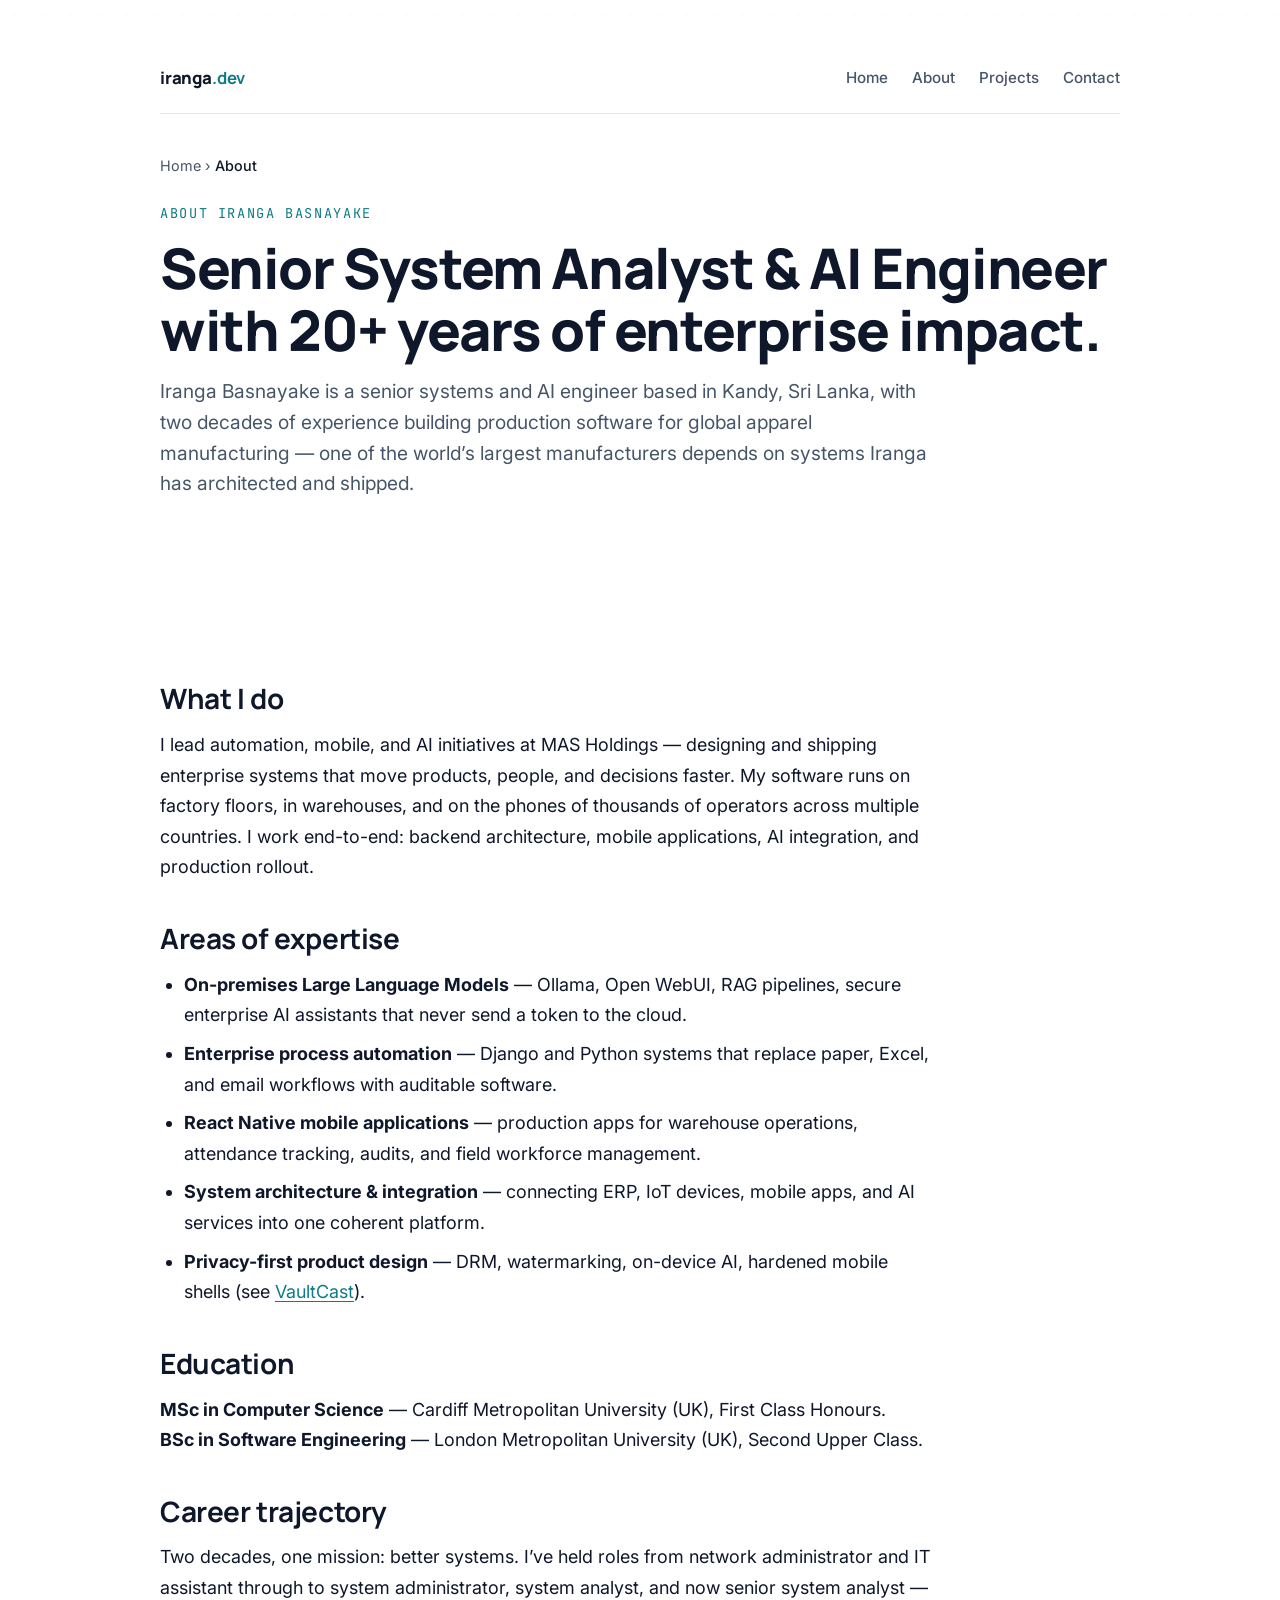
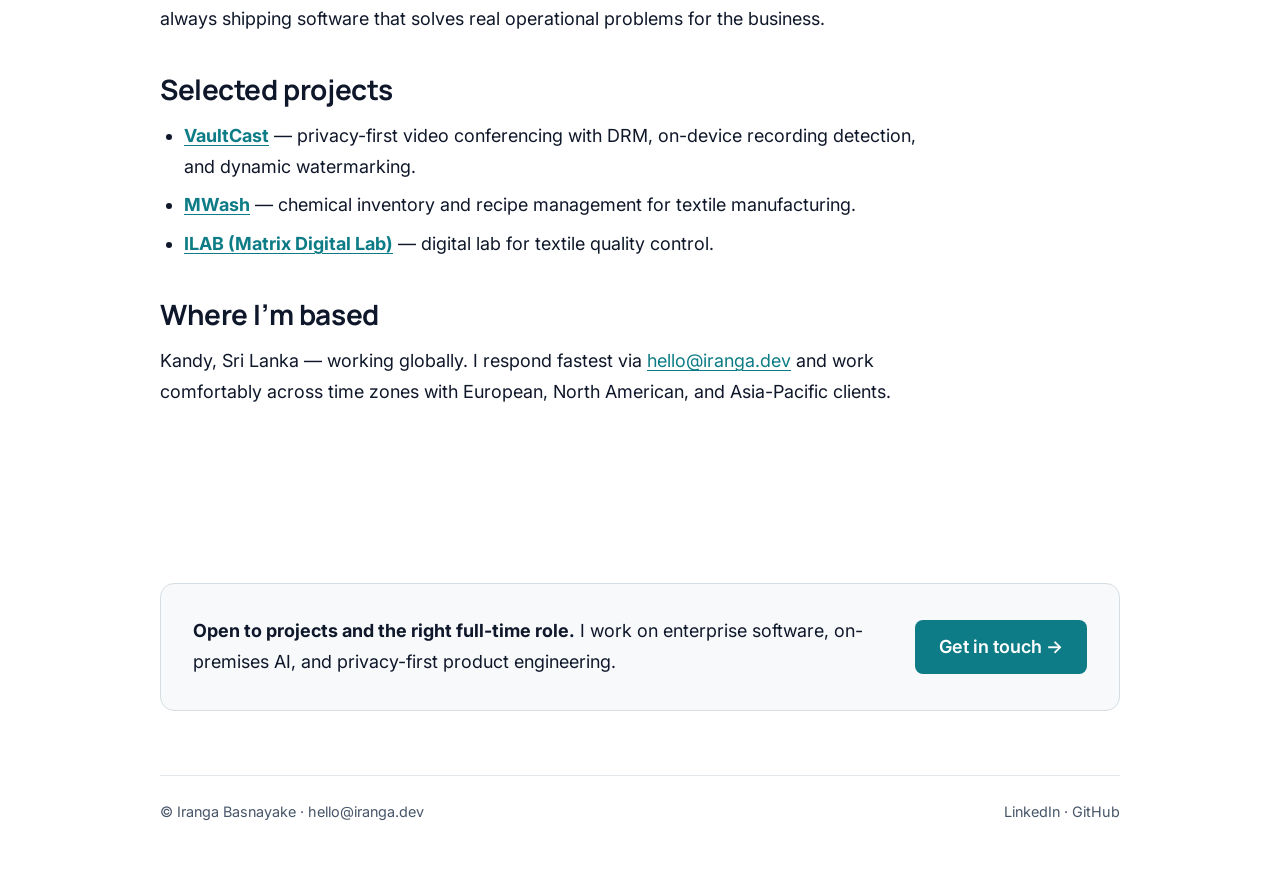
<file: about/index.html>
<!DOCTYPE html>
<html lang="en" data-theme="light">
<head>
  <meta charset="UTF-8" />
  <meta name="viewport" content="width=device-width, initial-scale=1.0" />
  <title>About Iranga Basnayake — Senior System Analyst & AI Engineer · iranga.dev</title>
  <meta name="description" content="Iranga Basnayake — Senior System Analyst with 20+ years building enterprise software, on-premises AI, process automation, and React Native mobile systems for global apparel manufacturing. MSc First Class, Cardiff Metropolitan University. Based in Kandy, Sri Lanka." />
  <meta name="author" content="Iranga Basnayake" />
  <meta name="robots" content="index, follow, max-image-preview:large, max-snippet:-1" />
  <link rel="canonical" href="https://iranga.dev/about/" />

  <!-- Open Graph -->
  <meta property="og:type" content="article" />
  <meta property="og:site_name" content="iranga.dev" />
  <meta property="og:url" content="https://iranga.dev/about/" />
  <meta property="og:title" content="About Iranga Basnayake — Senior System Analyst & AI Engineer · iranga.dev" />
  <meta property="og:description" content="Iranga Basnayake — Senior System Analyst with 20+ years building enterprise software, on-premises AI, process automation, and React Native mobile systems for global apparel manufacturing. MSc First Class, Cardiff Metropolitan University. Based in Kandy, Sri Lanka." />
  <meta property="og:image" content="https://iranga.dev/assets/images/og-card-v2.jpg" />
  <meta property="og:image:width" content="1200" />
  <meta property="og:image:height" content="630" />
  <meta property="og:locale" content="en_GB" />

  <!-- Twitter Card -->
  <meta name="twitter:card" content="summary_large_image" />
  <meta name="twitter:title" content="About Iranga Basnayake — Senior System Analyst & AI Engineer · iranga.dev" />
  <meta name="twitter:description" content="Iranga Basnayake — Senior System Analyst with 20+ years building enterprise software, on-premises AI, process automation, and React Native mobile systems for global apparel manufacturing. MSc First Class, Cardiff Metropolitan University. Based in Kandy, Sri Lanka." />
  <meta name="twitter:image" content="https://iranga.dev/assets/images/og-card-v2.jpg" />

  <!-- Fonts -->
  <link rel="preconnect" href="https://fonts.googleapis.com" />
  <link rel="preconnect" href="https://fonts.gstatic.com" crossorigin />
  <link href="https://fonts.googleapis.com/css2?family=Inter:wght@400;500;600&family=Manrope:wght@500;600;700;800&family=JetBrains+Mono:wght@400;500&display=swap" rel="stylesheet" />

  <!-- Favicon -->
  <link rel="icon" type="image/svg+xml" href="/favicon.svg" />
  <link rel="icon" type="image/png" sizes="32x32" href="/assets/icons/favicon-32.png" />
  <link rel="icon" type="image/png" sizes="16x16" href="/assets/icons/favicon-16.png" />
  <link rel="shortcut icon" href="/favicon.ico" />
  <link rel="apple-touch-icon" sizes="180x180" href="/assets/icons/apple-touch-icon.png" />
  <link rel="manifest" href="/site.webmanifest" />
  <meta name="theme-color" content="#0e7c86" />

  <link rel="stylesheet" href="/styles.css" />
  <link rel="stylesheet" href="/sub-page.css" />

  <script type="application/ld+json">
  {
    "@context": "https://schema.org",
    "@type": "BreadcrumbList",
    "itemListElement": [{"@type":"ListItem","position":1,"name":"Home","item":"https://iranga.dev/"},{"@type":"ListItem","position":2,"name":"About","item":"https://iranga.dev/about/"}]
  }
  </script>
  <script type="application/ld+json">
  {
    "@context": "https://schema.org",
    "@type": "AboutPage",
    "name": "About Iranga Basnayake",
    "url": "https://iranga.dev/about/",
    "mainEntity": {
      "@type": "Person",
      "name": "Iranga Basnayake",
      "url": "https://iranga.dev/",
      "jobTitle": "Senior System Analyst & AI Engineer",
      "worksFor": { "@type": "Organization", "name": "MAS Holdings" },
      "alumniOf": [
        { "@type": "CollegeOrUniversity", "name": "Cardiff Metropolitan University" },
        { "@type": "CollegeOrUniversity", "name": "London Metropolitan University" }
      ],
      "address": { "@type": "PostalAddress", "addressLocality": "Kandy", "addressCountry": "LK" },
      "sameAs": [
        "https://www.linkedin.com/in/iranga-basnayake-a61a8424/",
        "https://github.com/IrangaB"
      ]
    }
  }
  </script>
</head>
<body>
  <div class="subpage-shell">
    <nav class="subpage-nav">
      <a href="/" class="subpage-brand">iranga<strong>.dev</strong></a>
      <div class="subpage-nav-links">
        <a href="/">Home</a>
        <a href="/about/">About</a>
        <a href="/#projects">Projects</a>
        <a href="/#contact">Contact</a>
      </div>
    </nav>

    <nav class="breadcrumb" aria-label="Breadcrumb">
      <a href="/">Home</a> ›
      <span aria-current="page">About</span>
    </nav>

    <header class="subpage-header">
      <span class="subpage-eyebrow">About Iranga Basnayake</span>
      <h1>Senior System Analyst &amp; AI Engineer with 20+ years of enterprise impact.</h1>
      <p class="subpage-lede">
        Iranga Basnayake is a senior systems and AI engineer based in Kandy, Sri Lanka,
        with two decades of experience building production software for global apparel manufacturing —
        one of the world&rsquo;s largest manufacturers depends on systems Iranga has architected and shipped.
      </p>
    </header>

    <section class="subpage-content">
      <h2>What I do</h2>
      <p>
        I lead automation, mobile, and AI initiatives at MAS Holdings — designing and shipping enterprise systems
        that move products, people, and decisions faster. My software runs on factory floors, in warehouses,
        and on the phones of thousands of operators across multiple countries. I work end-to-end:
        backend architecture, mobile applications, AI integration, and production rollout.
      </p>

      <h2>Areas of expertise</h2>
      <ul>
        <li><strong>On-premises Large Language Models</strong> — Ollama, Open WebUI, RAG pipelines, secure enterprise AI assistants that never send a token to the cloud.</li>
        <li><strong>Enterprise process automation</strong> — Django and Python systems that replace paper, Excel, and email workflows with auditable software.</li>
        <li><strong>React Native mobile applications</strong> — production apps for warehouse operations, attendance tracking, audits, and field workforce management.</li>
        <li><strong>System architecture &amp; integration</strong> — connecting ERP, IoT devices, mobile apps, and AI services into one coherent platform.</li>
        <li><strong>Privacy-first product design</strong> — DRM, watermarking, on-device AI, hardened mobile shells (see <a href="/projects/vaultcast/">VaultCast</a>).</li>
      </ul>

      <h2>Education</h2>
      <p>
        <strong>MSc in Computer Science</strong> — Cardiff Metropolitan University (UK), First Class Honours.
        <br />
        <strong>BSc in Software Engineering</strong> — London Metropolitan University (UK), Second Upper Class.
      </p>

      <h2>Career trajectory</h2>
      <p>
        Two decades, one mission: better systems. I&rsquo;ve held roles from network administrator and IT assistant
        through to system administrator, system analyst, and now senior system analyst — always shipping software
        that solves real operational problems for the business.
      </p>

      <h2>Selected projects</h2>
      <ul>
        <li><a href="/projects/vaultcast/"><strong>VaultCast</strong></a> — privacy-first video conferencing with DRM, on-device recording detection, and dynamic watermarking.</li>
        <li><a href="/projects/mwash/"><strong>MWash</strong></a> — chemical inventory and recipe management for textile manufacturing.</li>
        <li><a href="/projects/ilab/"><strong>ILAB (Matrix Digital Lab)</strong></a> — digital lab for textile quality control.</li>
      </ul>

      <h2>Where I&rsquo;m based</h2>
      <p>
        Kandy, Sri Lanka — working globally. I respond fastest via <a href="mailto:hello@iranga.dev">hello@iranga.dev</a>
        and work comfortably across time zones with European, North American, and Asia-Pacific clients.
      </p>
    </section>

    <div class="subpage-cta">
      <p><strong>Open to projects and the right full-time role.</strong> I work on enterprise software, on-premises AI, and privacy-first product engineering.</p>
      <a class="cta-button" href="/#contact">Get in touch →</a>
    </div>

    <footer class="subpage-footer">
      <div>© Iranga Basnayake · <a href="mailto:hello@iranga.dev">hello@iranga.dev</a></div>
      <div>
        <a href="https://www.linkedin.com/in/iranga-basnayake-a61a8424/" rel="noopener">LinkedIn</a> ·
        <a href="https://github.com/IrangaB" rel="noopener">GitHub</a>
      </div>
    </footer>
  </div>
</body>
</html>
</file>
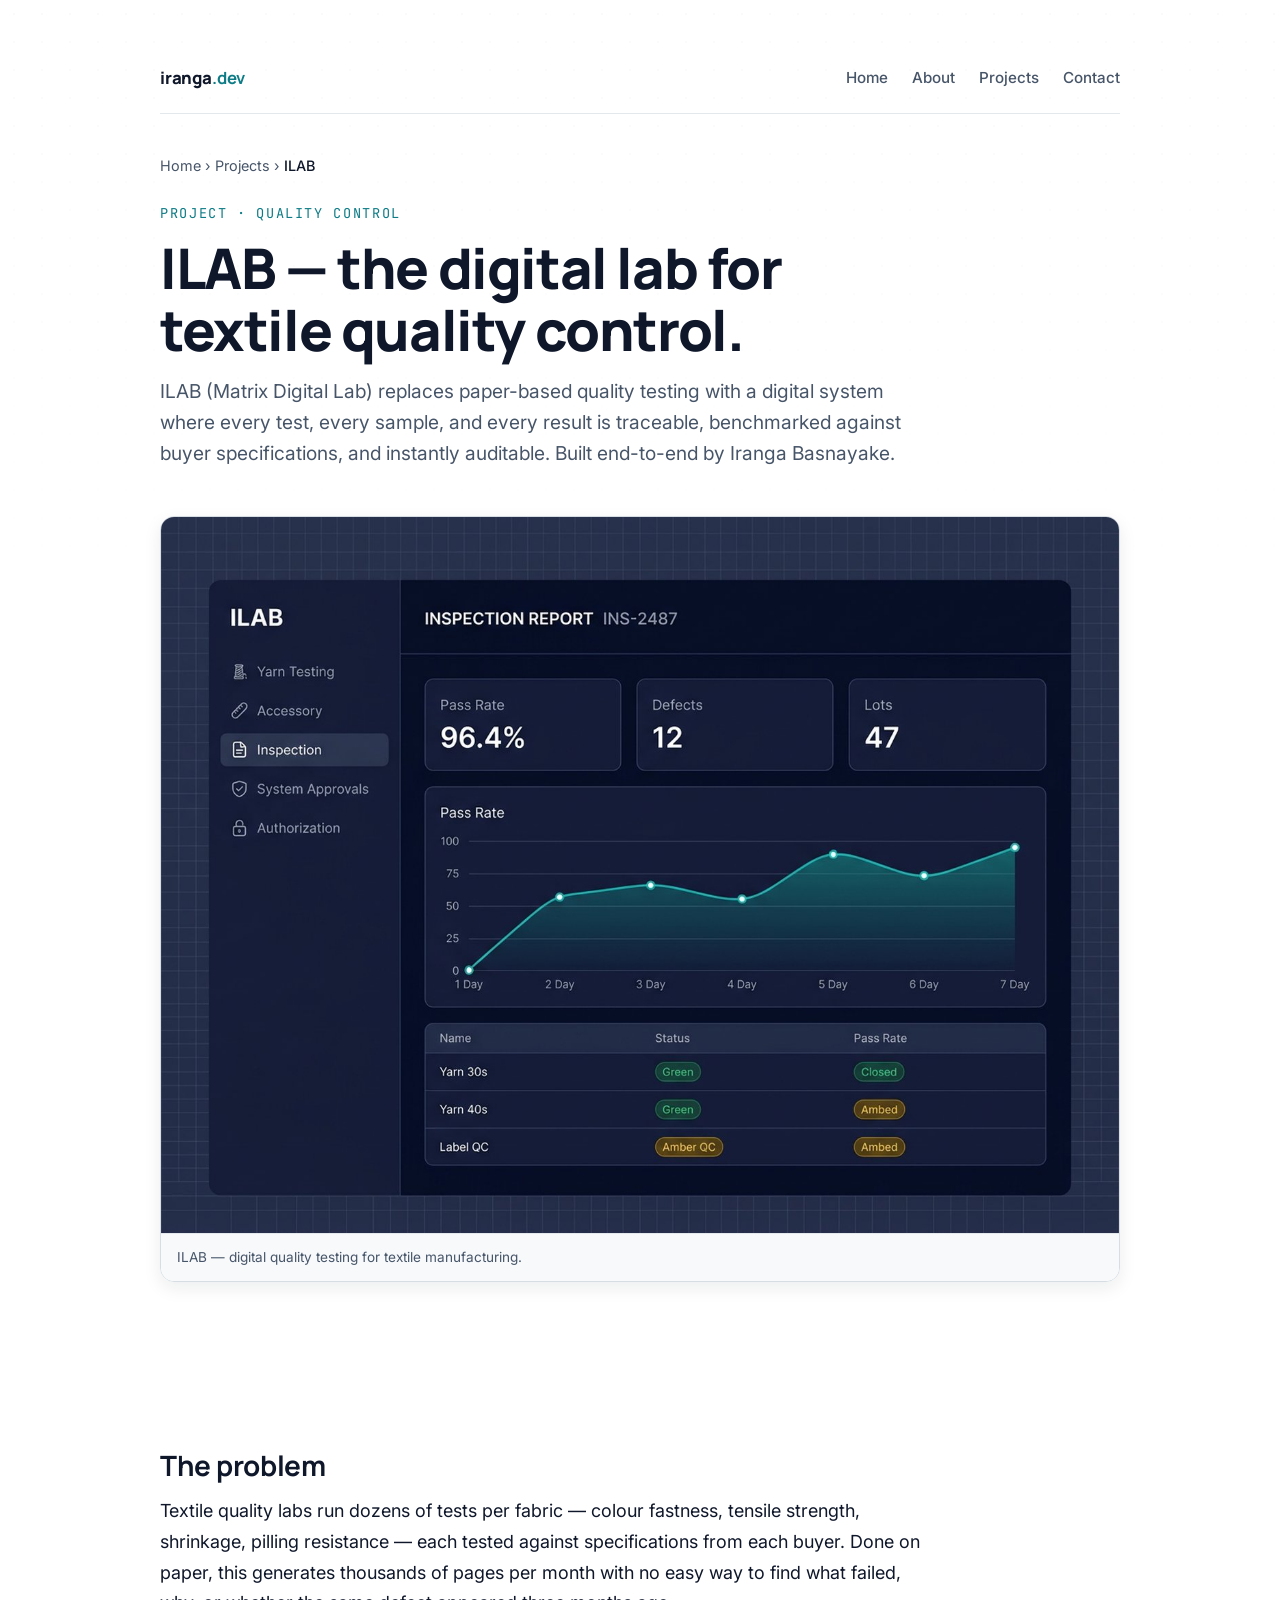
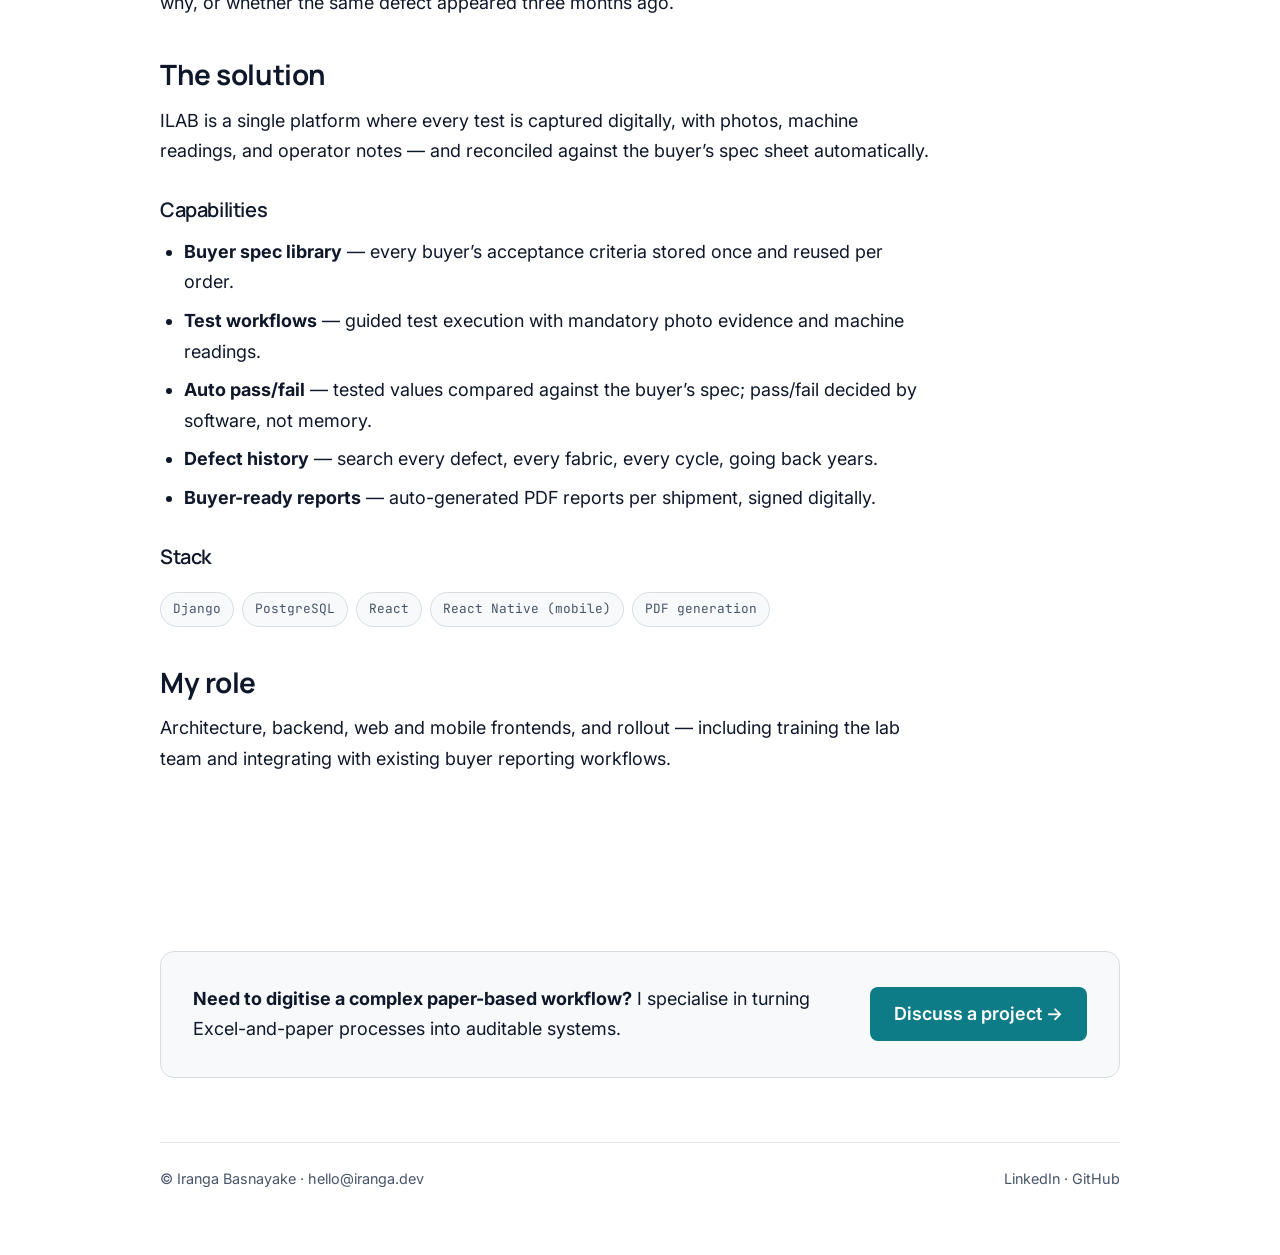
<file: projects/ilab/index.html>
<!DOCTYPE html>
<html lang="en" data-theme="light">
<head>
  <meta charset="UTF-8" />
  <meta name="viewport" content="width=device-width, initial-scale=1.0" />
  <title>ILAB (Matrix Digital Lab) — Textile Quality Control · Iranga Basnayake</title>
  <meta name="description" content="ILAB digitises the textile quality lab — every test, every sample, every result tracked, traceable, and benchmarked against buyer specifications. Built by Iranga Basnayake on Django and React." />
  <meta name="author" content="Iranga Basnayake" />
  <meta name="robots" content="index, follow, max-image-preview:large, max-snippet:-1" />
  <link rel="canonical" href="https://iranga.dev/projects/ilab/" />

  <!-- Open Graph -->
  <meta property="og:type" content="article" />
  <meta property="og:site_name" content="iranga.dev" />
  <meta property="og:url" content="https://iranga.dev/projects/ilab/" />
  <meta property="og:title" content="ILAB (Matrix Digital Lab) — Textile Quality Control · Iranga Basnayake" />
  <meta property="og:description" content="ILAB digitises the textile quality lab — every test, every sample, every result tracked, traceable, and benchmarked against buyer specifications. Built by Iranga Basnayake on Django and React." />
  <meta property="og:image" content="https://iranga.dev/assets/projects/ilab-cover.jpg" />
  <meta property="og:image:width" content="1200" />
  <meta property="og:image:height" content="630" />
  <meta property="og:locale" content="en_GB" />

  <!-- Twitter Card -->
  <meta name="twitter:card" content="summary_large_image" />
  <meta name="twitter:title" content="ILAB (Matrix Digital Lab) — Textile Quality Control · Iranga Basnayake" />
  <meta name="twitter:description" content="ILAB digitises the textile quality lab — every test, every sample, every result tracked, traceable, and benchmarked against buyer specifications. Built by Iranga Basnayake on Django and React." />
  <meta name="twitter:image" content="https://iranga.dev/assets/projects/ilab-cover.jpg" />

  <!-- Fonts -->
  <link rel="preconnect" href="https://fonts.googleapis.com" />
  <link rel="preconnect" href="https://fonts.gstatic.com" crossorigin />
  <link href="https://fonts.googleapis.com/css2?family=Inter:wght@400;500;600&family=Manrope:wght@500;600;700;800&family=JetBrains+Mono:wght@400;500&display=swap" rel="stylesheet" />

  <!-- Favicon -->
  <link rel="icon" type="image/svg+xml" href="/favicon.svg" />
  <link rel="icon" type="image/png" sizes="32x32" href="/assets/icons/favicon-32.png" />
  <link rel="icon" type="image/png" sizes="16x16" href="/assets/icons/favicon-16.png" />
  <link rel="shortcut icon" href="/favicon.ico" />
  <link rel="apple-touch-icon" sizes="180x180" href="/assets/icons/apple-touch-icon.png" />
  <link rel="manifest" href="/site.webmanifest" />
  <meta name="theme-color" content="#0e7c86" />

  <link rel="stylesheet" href="/styles.css" />
  <link rel="stylesheet" href="/sub-page.css" />

  <script type="application/ld+json">
  {
    "@context": "https://schema.org",
    "@type": "BreadcrumbList",
    "itemListElement": [{"@type":"ListItem","position":1,"name":"Home","item":"https://iranga.dev/"},{"@type":"ListItem","position":2,"name":"Projects","item":"https://iranga.dev/#projects"},{"@type":"ListItem","position":3,"name":"ILAB","item":"https://iranga.dev/projects/ilab/"}]
  }
  </script>
  <script type="application/ld+json">
  {
    "@context": "https://schema.org",
    "@type": "SoftwareApplication",
    "name": "ILAB — Matrix Digital Lab",
    "applicationCategory": "BusinessApplication",
    "operatingSystem": "Web",
    "description": "ILAB digitises the textile quality lab — every test, every sample, every result tracked, traceable, and benchmarked.",
    "author": { "@type": "Person", "name": "Iranga Basnayake", "url": "https://iranga.dev/" },
    "url": "https://iranga.dev/projects/ilab/",
    "image": "https://iranga.dev/assets/projects/ilab-cover.jpg"
  }
  </script>
</head>
<body>
  <div class="subpage-shell">
    <nav class="subpage-nav">
      <a href="/" class="subpage-brand">iranga<strong>.dev</strong></a>
      <div class="subpage-nav-links">
        <a href="/">Home</a>
        <a href="/about/">About</a>
        <a href="/#projects">Projects</a>
        <a href="/#contact">Contact</a>
      </div>
    </nav>

    <nav class="breadcrumb" aria-label="Breadcrumb">
      <a href="/">Home</a> ›
      <a href="/#projects">Projects</a> ›
      <span aria-current="page">ILAB</span>
    </nav>

    <header class="subpage-header">
      <span class="subpage-eyebrow">Project · Quality Control</span>
      <h1>ILAB — the digital lab for textile quality control.</h1>
      <p class="subpage-lede">
        ILAB (Matrix Digital Lab) replaces paper-based quality testing with a digital system where every test,
        every sample, and every result is traceable, benchmarked against buyer specifications, and instantly auditable.
        Built end-to-end by Iranga Basnayake.
      </p>
    </header>

    <figure class="subpage-figure">
      <img src="/assets/projects/ilab-cover.jpg" alt="ILAB — textile quality control dashboard" />
      <figcaption>ILAB — digital quality testing for textile manufacturing.</figcaption>
    </figure>

    <section class="subpage-content">
      <h2>The problem</h2>
      <p>
        Textile quality labs run dozens of tests per fabric — colour fastness, tensile strength, shrinkage,
        pilling resistance — each tested against specifications from each buyer. Done on paper, this generates
        thousands of pages per month with no easy way to find what failed, why, or whether the same defect
        appeared three months ago.
      </p>

      <h2>The solution</h2>
      <p>
        ILAB is a single platform where every test is captured digitally, with photos, machine readings,
        and operator notes — and reconciled against the buyer&rsquo;s spec sheet automatically.
      </p>

      <h3>Capabilities</h3>
      <ul>
        <li><strong>Buyer spec library</strong> — every buyer&rsquo;s acceptance criteria stored once and reused per order.</li>
        <li><strong>Test workflows</strong> — guided test execution with mandatory photo evidence and machine readings.</li>
        <li><strong>Auto pass/fail</strong> — tested values compared against the buyer&rsquo;s spec; pass/fail decided by software, not memory.</li>
        <li><strong>Defect history</strong> — search every defect, every fabric, every cycle, going back years.</li>
        <li><strong>Buyer-ready reports</strong> — auto-generated PDF reports per shipment, signed digitally.</li>
      </ul>

      <h3>Stack</h3>
      <div class="tech-pill-row">
        <span class="tech-pill">Django</span>
        <span class="tech-pill">PostgreSQL</span>
        <span class="tech-pill">React</span>
        <span class="tech-pill">React Native (mobile)</span>
        <span class="tech-pill">PDF generation</span>
      </div>

      <h2>My role</h2>
      <p>
        Architecture, backend, web and mobile frontends, and rollout — including training the lab team
        and integrating with existing buyer reporting workflows.
      </p>
    </section>

    <div class="subpage-cta">
      <p><strong>Need to digitise a complex paper-based workflow?</strong> I specialise in turning Excel-and-paper processes into auditable systems.</p>
      <a class="cta-button" href="/#contact">Discuss a project →</a>
    </div>

    <footer class="subpage-footer">
      <div>© Iranga Basnayake · <a href="mailto:hello@iranga.dev">hello@iranga.dev</a></div>
      <div>
        <a href="https://www.linkedin.com/in/iranga-basnayake-a61a8424/" rel="noopener">LinkedIn</a> ·
        <a href="https://github.com/IrangaB" rel="noopener">GitHub</a>
      </div>
    </footer>
  </div>
</body>
</html>
</file>
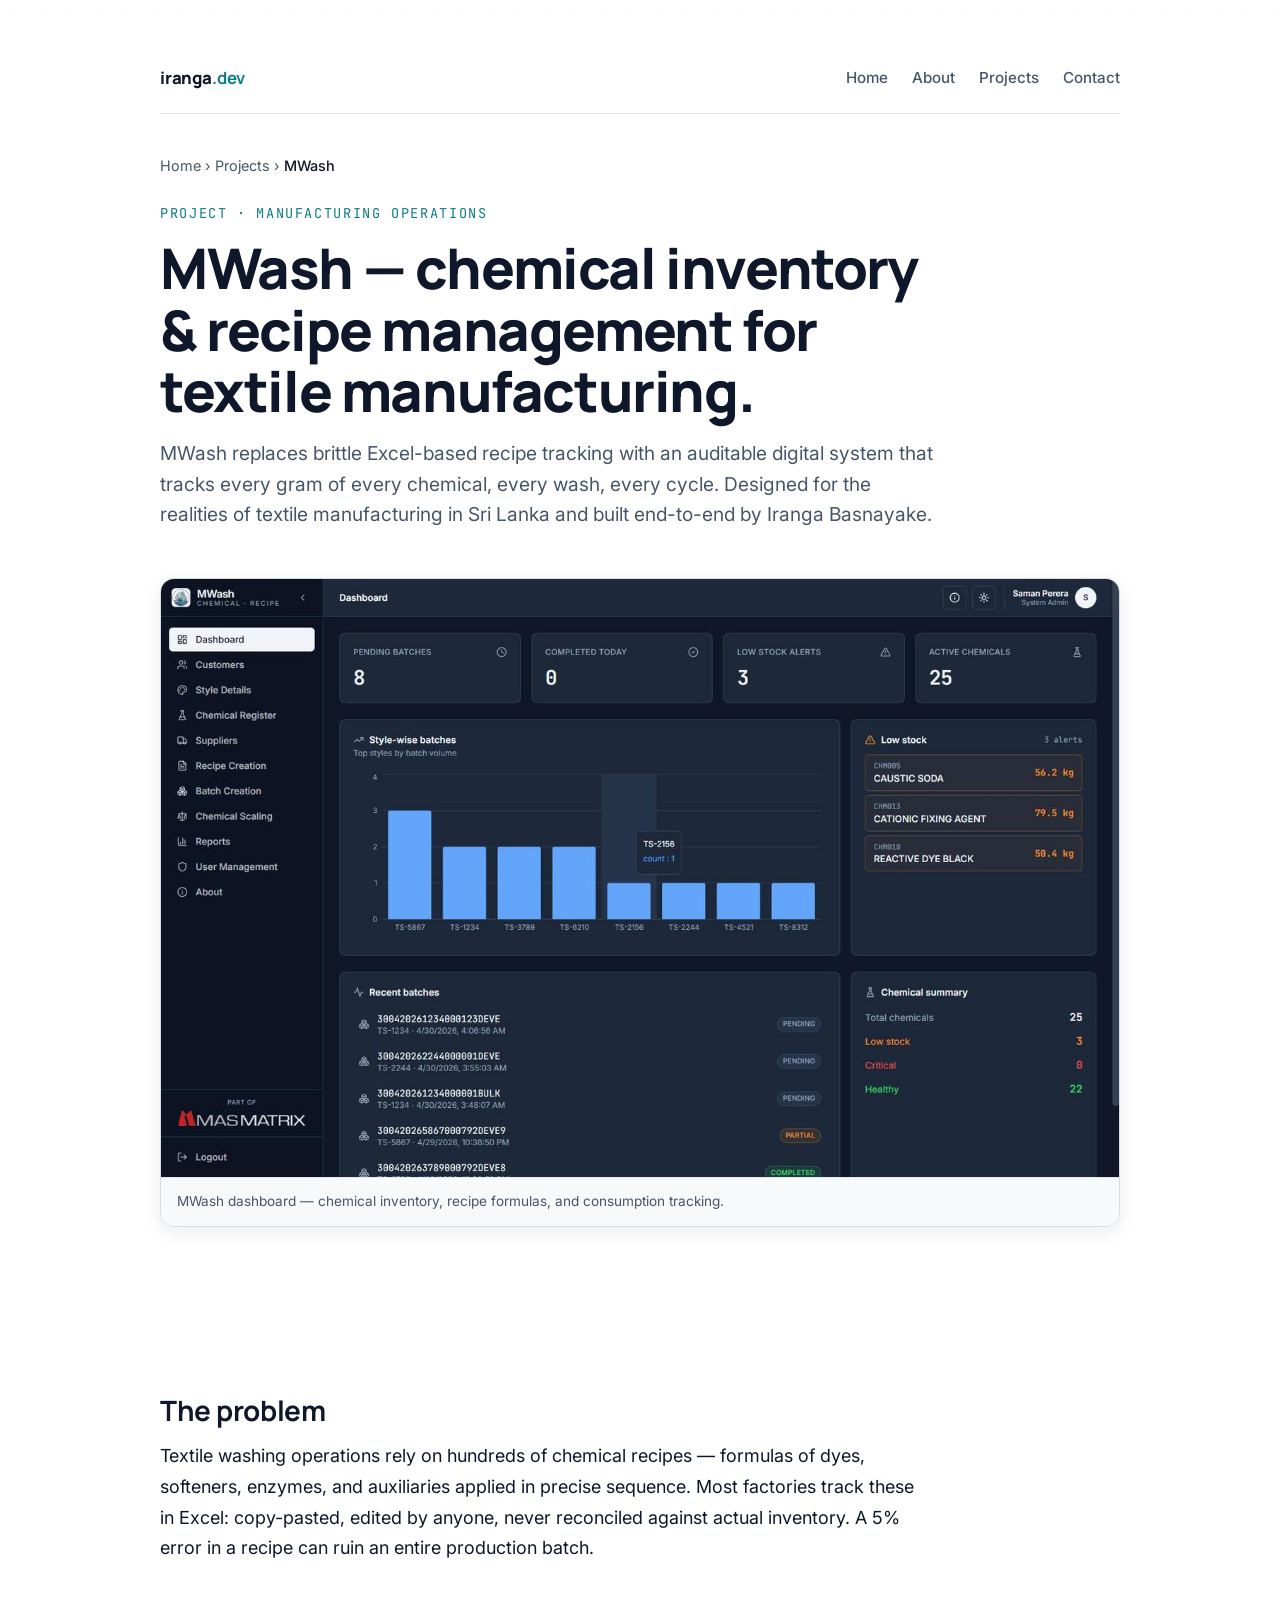
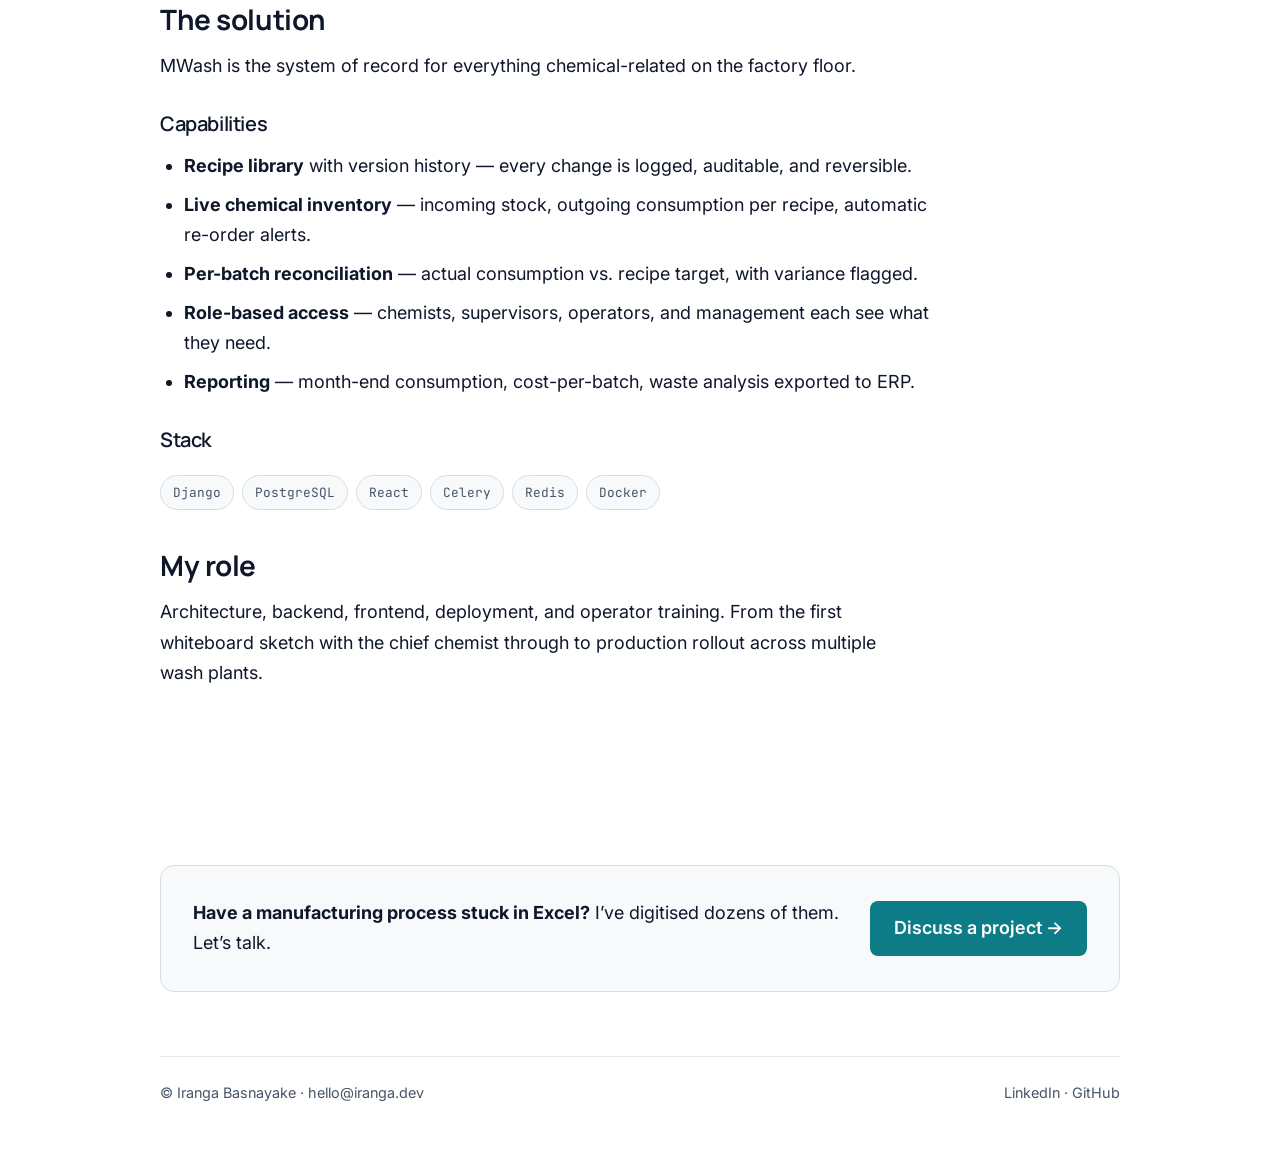
<file: projects/mwash/index.html>
<!DOCTYPE html>
<html lang="en" data-theme="light">
<head>
  <meta charset="UTF-8" />
  <meta name="viewport" content="width=device-width, initial-scale=1.0" />
  <title>MWash — Chemical Inventory & Recipe Management · Iranga Basnayake</title>
  <meta name="description" content="MWash digitises chemical inventory and recipe management for textile washing operations, replacing fragile Excel-based workflows with an auditable system that tracks every gram. Built by Iranga Basnayake on Django and React." />
  <meta name="author" content="Iranga Basnayake" />
  <meta name="robots" content="index, follow, max-image-preview:large, max-snippet:-1" />
  <link rel="canonical" href="https://iranga.dev/projects/mwash/" />

  <!-- Open Graph -->
  <meta property="og:type" content="article" />
  <meta property="og:site_name" content="iranga.dev" />
  <meta property="og:url" content="https://iranga.dev/projects/mwash/" />
  <meta property="og:title" content="MWash — Chemical Inventory & Recipe Management · Iranga Basnayake" />
  <meta property="og:description" content="MWash digitises chemical inventory and recipe management for textile washing operations, replacing fragile Excel-based workflows with an auditable system that tracks every gram. Built by Iranga Basnayake on Django and React." />
  <meta property="og:image" content="https://iranga.dev/assets/projects/mwash-dashboard.png" />
  <meta property="og:image:width" content="1200" />
  <meta property="og:image:height" content="630" />
  <meta property="og:locale" content="en_GB" />

  <!-- Twitter Card -->
  <meta name="twitter:card" content="summary_large_image" />
  <meta name="twitter:title" content="MWash — Chemical Inventory & Recipe Management · Iranga Basnayake" />
  <meta name="twitter:description" content="MWash digitises chemical inventory and recipe management for textile washing operations, replacing fragile Excel-based workflows with an auditable system that tracks every gram. Built by Iranga Basnayake on Django and React." />
  <meta name="twitter:image" content="https://iranga.dev/assets/projects/mwash-dashboard.png" />

  <!-- Fonts -->
  <link rel="preconnect" href="https://fonts.googleapis.com" />
  <link rel="preconnect" href="https://fonts.gstatic.com" crossorigin />
  <link href="https://fonts.googleapis.com/css2?family=Inter:wght@400;500;600&family=Manrope:wght@500;600;700;800&family=JetBrains+Mono:wght@400;500&display=swap" rel="stylesheet" />

  <!-- Favicon -->
  <link rel="icon" type="image/svg+xml" href="/favicon.svg" />
  <link rel="icon" type="image/png" sizes="32x32" href="/assets/icons/favicon-32.png" />
  <link rel="icon" type="image/png" sizes="16x16" href="/assets/icons/favicon-16.png" />
  <link rel="shortcut icon" href="/favicon.ico" />
  <link rel="apple-touch-icon" sizes="180x180" href="/assets/icons/apple-touch-icon.png" />
  <link rel="manifest" href="/site.webmanifest" />
  <meta name="theme-color" content="#0e7c86" />

  <link rel="stylesheet" href="/styles.css" />
  <link rel="stylesheet" href="/sub-page.css" />

  <script type="application/ld+json">
  {
    "@context": "https://schema.org",
    "@type": "BreadcrumbList",
    "itemListElement": [{"@type":"ListItem","position":1,"name":"Home","item":"https://iranga.dev/"},{"@type":"ListItem","position":2,"name":"Projects","item":"https://iranga.dev/#projects"},{"@type":"ListItem","position":3,"name":"MWash","item":"https://iranga.dev/projects/mwash/"}]
  }
  </script>
  <script type="application/ld+json">
  {
    "@context": "https://schema.org",
    "@type": "SoftwareApplication",
    "name": "MWash",
    "applicationCategory": "BusinessApplication",
    "operatingSystem": "Web",
    "description": "MWash — chemical inventory and recipe management for textile manufacturing. Replaces Excel-based recipe tracking with an auditable digital system.",
    "author": { "@type": "Person", "name": "Iranga Basnayake", "url": "https://iranga.dev/" },
    "url": "https://iranga.dev/projects/mwash/",
    "image": "https://iranga.dev/assets/projects/mwash-dashboard.png"
  }
  </script>
</head>
<body>
  <div class="subpage-shell">
    <nav class="subpage-nav">
      <a href="/" class="subpage-brand">iranga<strong>.dev</strong></a>
      <div class="subpage-nav-links">
        <a href="/">Home</a>
        <a href="/about/">About</a>
        <a href="/#projects">Projects</a>
        <a href="/#contact">Contact</a>
      </div>
    </nav>

    <nav class="breadcrumb" aria-label="Breadcrumb">
      <a href="/">Home</a> ›
      <a href="/#projects">Projects</a> ›
      <span aria-current="page">MWash</span>
    </nav>

    <header class="subpage-header">
      <span class="subpage-eyebrow">Project · Manufacturing Operations</span>
      <h1>MWash — chemical inventory &amp; recipe management for textile manufacturing.</h1>
      <p class="subpage-lede">
        MWash replaces brittle Excel-based recipe tracking with an auditable digital system that tracks
        every gram of every chemical, every wash, every cycle. Designed for the realities of textile manufacturing
        in Sri Lanka and built end-to-end by Iranga Basnayake.
      </p>
    </header>

    <figure class="subpage-figure">
      <img src="/assets/projects/mwash-dashboard.png" alt="MWash dashboard — chemical inventory and recipe management" />
      <figcaption>MWash dashboard — chemical inventory, recipe formulas, and consumption tracking.</figcaption>
    </figure>

    <section class="subpage-content">
      <h2>The problem</h2>
      <p>
        Textile washing operations rely on hundreds of chemical recipes — formulas of dyes, softeners, enzymes, and auxiliaries
        applied in precise sequence. Most factories track these in Excel: copy-pasted, edited by anyone, never reconciled
        against actual inventory. A 5% error in a recipe can ruin an entire production batch.
      </p>

      <h2>The solution</h2>
      <p>
        MWash is the system of record for everything chemical-related on the factory floor.
      </p>

      <h3>Capabilities</h3>
      <ul>
        <li><strong>Recipe library</strong> with version history — every change is logged, auditable, and reversible.</li>
        <li><strong>Live chemical inventory</strong> — incoming stock, outgoing consumption per recipe, automatic re-order alerts.</li>
        <li><strong>Per-batch reconciliation</strong> — actual consumption vs. recipe target, with variance flagged.</li>
        <li><strong>Role-based access</strong> — chemists, supervisors, operators, and management each see what they need.</li>
        <li><strong>Reporting</strong> — month-end consumption, cost-per-batch, waste analysis exported to ERP.</li>
      </ul>

      <h3>Stack</h3>
      <div class="tech-pill-row">
        <span class="tech-pill">Django</span>
        <span class="tech-pill">PostgreSQL</span>
        <span class="tech-pill">React</span>
        <span class="tech-pill">Celery</span>
        <span class="tech-pill">Redis</span>
        <span class="tech-pill">Docker</span>
      </div>

      <h2>My role</h2>
      <p>
        Architecture, backend, frontend, deployment, and operator training. From the first whiteboard sketch
        with the chief chemist through to production rollout across multiple wash plants.
      </p>
    </section>

    <div class="subpage-cta">
      <p><strong>Have a manufacturing process stuck in Excel?</strong> I&rsquo;ve digitised dozens of them. Let&rsquo;s talk.</p>
      <a class="cta-button" href="/#contact">Discuss a project →</a>
    </div>

    <footer class="subpage-footer">
      <div>© Iranga Basnayake · <a href="mailto:hello@iranga.dev">hello@iranga.dev</a></div>
      <div>
        <a href="https://www.linkedin.com/in/iranga-basnayake-a61a8424/" rel="noopener">LinkedIn</a> ·
        <a href="https://github.com/IrangaB" rel="noopener">GitHub</a>
      </div>
    </footer>
  </div>
</body>
</html>
</file>
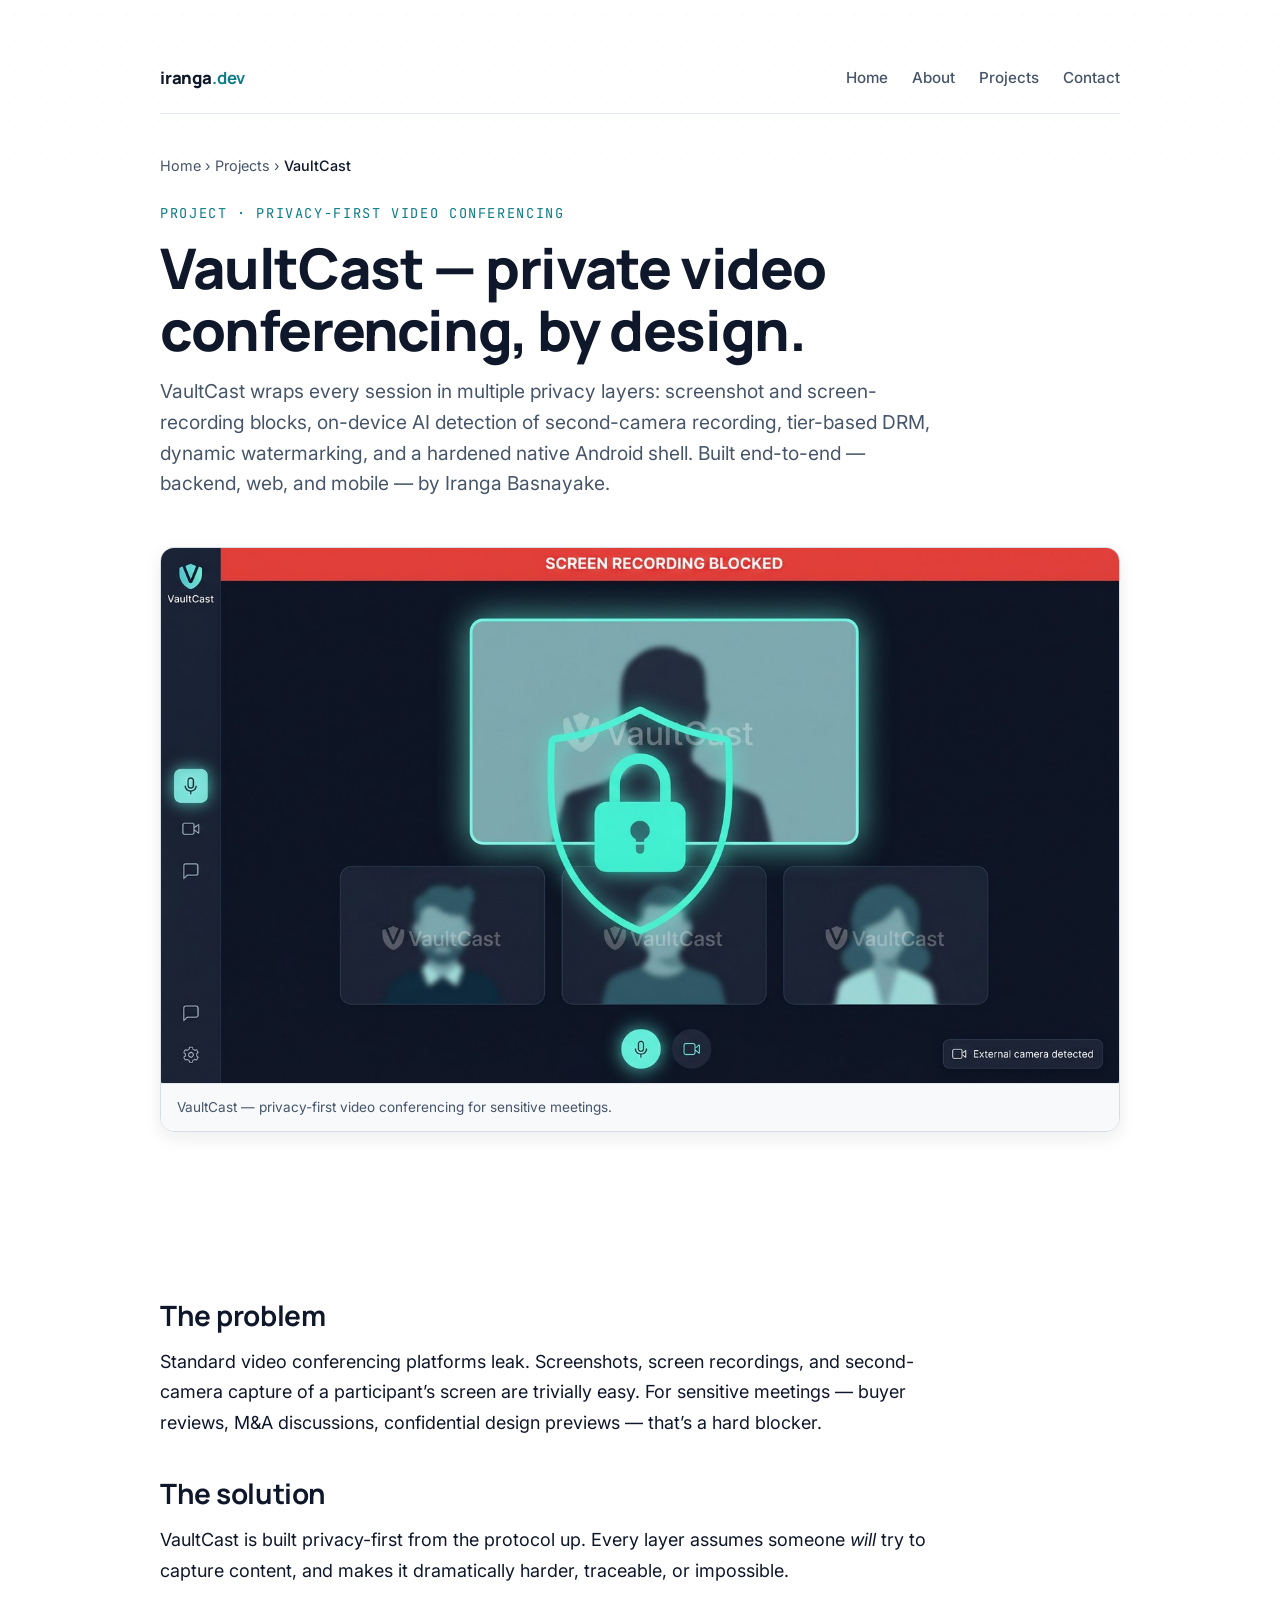
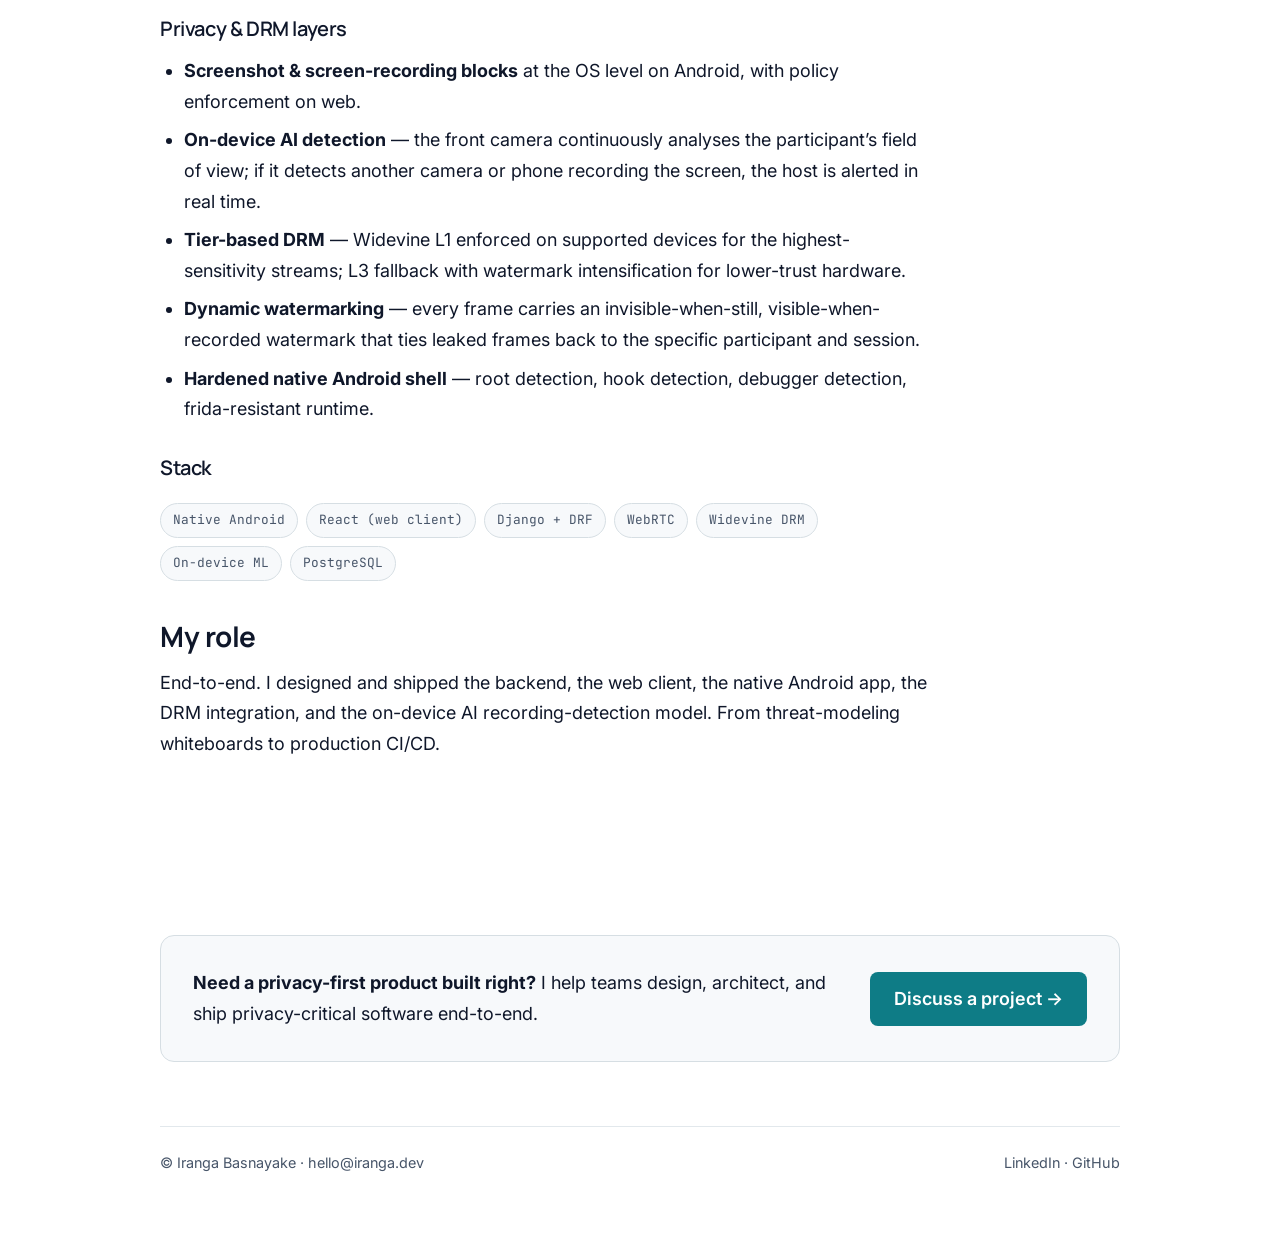
<file: projects/vaultcast/index.html>
<!DOCTYPE html>
<html lang="en" data-theme="light">
<head>
  <meta charset="UTF-8" />
  <meta name="viewport" content="width=device-width, initial-scale=1.0" />
  <title>VaultCast — Privacy-First Video Conferencing · Iranga Basnayake</title>
  <meta name="description" content="VaultCast is a privacy-first video conferencing platform with built-in screenshot and screen-recording blocks, on-device AI to detect second-camera recording, tier-based DRM (Widevine L1/L3), dynamic watermarking, and a hardened native Android shell. Built end-to-end by Iranga Basnayake." />
  <meta name="author" content="Iranga Basnayake" />
  <meta name="robots" content="index, follow, max-image-preview:large, max-snippet:-1" />
  <link rel="canonical" href="https://iranga.dev/projects/vaultcast/" />

  <!-- Open Graph -->
  <meta property="og:type" content="article" />
  <meta property="og:site_name" content="iranga.dev" />
  <meta property="og:url" content="https://iranga.dev/projects/vaultcast/" />
  <meta property="og:title" content="VaultCast — Privacy-First Video Conferencing · Iranga Basnayake" />
  <meta property="og:description" content="VaultCast is a privacy-first video conferencing platform with built-in screenshot and screen-recording blocks, on-device AI to detect second-camera recording, tier-based DRM (Widevine L1/L3), dynamic watermarking, and a hardened native Android shell. Built end-to-end by Iranga Basnayake." />
  <meta property="og:image" content="https://iranga.dev/assets/projects/vaultcast-cover.jpg" />
  <meta property="og:image:width" content="1200" />
  <meta property="og:image:height" content="630" />
  <meta property="og:locale" content="en_GB" />

  <!-- Twitter Card -->
  <meta name="twitter:card" content="summary_large_image" />
  <meta name="twitter:title" content="VaultCast — Privacy-First Video Conferencing · Iranga Basnayake" />
  <meta name="twitter:description" content="VaultCast is a privacy-first video conferencing platform with built-in screenshot and screen-recording blocks, on-device AI to detect second-camera recording, tier-based DRM (Widevine L1/L3), dynamic watermarking, and a hardened native Android shell. Built end-to-end by Iranga Basnayake." />
  <meta name="twitter:image" content="https://iranga.dev/assets/projects/vaultcast-cover.jpg" />

  <!-- Fonts -->
  <link rel="preconnect" href="https://fonts.googleapis.com" />
  <link rel="preconnect" href="https://fonts.gstatic.com" crossorigin />
  <link href="https://fonts.googleapis.com/css2?family=Inter:wght@400;500;600&family=Manrope:wght@500;600;700;800&family=JetBrains+Mono:wght@400;500&display=swap" rel="stylesheet" />

  <!-- Favicon -->
  <link rel="icon" type="image/svg+xml" href="/favicon.svg" />
  <link rel="icon" type="image/png" sizes="32x32" href="/assets/icons/favicon-32.png" />
  <link rel="icon" type="image/png" sizes="16x16" href="/assets/icons/favicon-16.png" />
  <link rel="shortcut icon" href="/favicon.ico" />
  <link rel="apple-touch-icon" sizes="180x180" href="/assets/icons/apple-touch-icon.png" />
  <link rel="manifest" href="/site.webmanifest" />
  <meta name="theme-color" content="#0e7c86" />

  <link rel="stylesheet" href="/styles.css" />
  <link rel="stylesheet" href="/sub-page.css" />

  <script type="application/ld+json">
  {
    "@context": "https://schema.org",
    "@type": "BreadcrumbList",
    "itemListElement": [{"@type":"ListItem","position":1,"name":"Home","item":"https://iranga.dev/"},{"@type":"ListItem","position":2,"name":"Projects","item":"https://iranga.dev/#projects"},{"@type":"ListItem","position":3,"name":"VaultCast","item":"https://iranga.dev/projects/vaultcast/"}]
  }
  </script>
  <script type="application/ld+json">
  {
    "@context": "https://schema.org",
    "@type": "SoftwareApplication",
    "name": "VaultCast",
    "applicationCategory": "CommunicationApplication",
    "operatingSystem": "Android, Web",
    "description": "Privacy-first video conferencing with DRM, on-device recording detection, dynamic watermarking, and a hardened native Android shell.",
    "author": { "@type": "Person", "name": "Iranga Basnayake", "url": "https://iranga.dev/" },
    "url": "https://iranga.dev/projects/vaultcast/",
    "image": "https://iranga.dev/assets/projects/vaultcast-cover.jpg"
  }
  </script>
</head>
<body>
  <div class="subpage-shell">
    <nav class="subpage-nav">
      <a href="/" class="subpage-brand">iranga<strong>.dev</strong></a>
      <div class="subpage-nav-links">
        <a href="/">Home</a>
        <a href="/about/">About</a>
        <a href="/#projects">Projects</a>
        <a href="/#contact">Contact</a>
      </div>
    </nav>

    <nav class="breadcrumb" aria-label="Breadcrumb">
      <a href="/">Home</a> ›
      <a href="/#projects">Projects</a> ›
      <span aria-current="page">VaultCast</span>
    </nav>

    <header class="subpage-header">
      <span class="subpage-eyebrow">Project · Privacy-First Video Conferencing</span>
      <h1>VaultCast — private video conferencing, by design.</h1>
      <p class="subpage-lede">
        VaultCast wraps every session in multiple privacy layers:
        screenshot and screen-recording blocks, on-device AI detection of second-camera recording,
        tier-based DRM, dynamic watermarking, and a hardened native Android shell. Built end-to-end —
        backend, web, and mobile — by Iranga Basnayake.
      </p>
    </header>

    <figure class="subpage-figure">
      <img src="/assets/projects/vaultcast-cover.jpg" alt="VaultCast — secure private video conferencing" />
      <figcaption>VaultCast — privacy-first video conferencing for sensitive meetings.</figcaption>
    </figure>

    <section class="subpage-content">
      <h2>The problem</h2>
      <p>
        Standard video conferencing platforms leak. Screenshots, screen recordings, and second-camera capture
        of a participant&rsquo;s screen are trivially easy. For sensitive meetings — buyer reviews, M&amp;A discussions,
        confidential design previews — that&rsquo;s a hard blocker.
      </p>

      <h2>The solution</h2>
      <p>
        VaultCast is built privacy-first from the protocol up. Every layer assumes someone <em>will</em> try to capture content,
        and makes it dramatically harder, traceable, or impossible.
      </p>

      <h3>Privacy &amp; DRM layers</h3>
      <ul>
        <li><strong>Screenshot &amp; screen-recording blocks</strong> at the OS level on Android, with policy enforcement on web.</li>
        <li><strong>On-device AI detection</strong> — the front camera continuously analyses the participant&rsquo;s field of view; if it detects another camera or phone recording the screen, the host is alerted in real time.</li>
        <li><strong>Tier-based DRM</strong> — Widevine L1 enforced on supported devices for the highest-sensitivity streams; L3 fallback with watermark intensification for lower-trust hardware.</li>
        <li><strong>Dynamic watermarking</strong> — every frame carries an invisible-when-still, visible-when-recorded watermark that ties leaked frames back to the specific participant and session.</li>
        <li><strong>Hardened native Android shell</strong> — root detection, hook detection, debugger detection, frida-resistant runtime.</li>
      </ul>

      <h3>Stack</h3>
      <div class="tech-pill-row">
        <span class="tech-pill">Native Android</span>
        <span class="tech-pill">React (web client)</span>
        <span class="tech-pill">Django + DRF</span>
        <span class="tech-pill">WebRTC</span>
        <span class="tech-pill">Widevine DRM</span>
        <span class="tech-pill">On-device ML</span>
        <span class="tech-pill">PostgreSQL</span>
      </div>

      <h2>My role</h2>
      <p>
        End-to-end. I designed and shipped the backend, the web client, the native Android app, the DRM integration,
        and the on-device AI recording-detection model. From threat-modeling whiteboards to production CI/CD.
      </p>
    </section>

    <div class="subpage-cta">
      <p><strong>Need a privacy-first product built right?</strong> I help teams design, architect, and ship privacy-critical software end-to-end.</p>
      <a class="cta-button" href="/#contact">Discuss a project →</a>
    </div>

    <footer class="subpage-footer">
      <div>© Iranga Basnayake · <a href="mailto:hello@iranga.dev">hello@iranga.dev</a></div>
      <div>
        <a href="https://www.linkedin.com/in/iranga-basnayake-a61a8424/" rel="noopener">LinkedIn</a> ·
        <a href="https://github.com/IrangaB" rel="noopener">GitHub</a>
      </div>
    </footer>
  </div>
</body>
</html>
</file>
<file: mockups.css>
/* =========================================================
   System Interface Mockups — sleek browser-style frames
   ========================================================= */

.mockup {
  position: relative;
  border-radius: 14px;
  background: #0d1525;
  border: 1px solid rgba(94, 234, 212, 0.18);
  box-shadow:
    0 24px 60px rgba(2, 6, 23, 0.45),
    0 0 0 1px rgba(255, 255, 255, 0.02) inset;
  overflow: hidden;
  font-family: var(--font-body);
  color: #e2e8f0;
  display: flex;
  flex-direction: column;
  transform: translateZ(0);
  transition: transform 0.5s cubic-bezier(0.16, 1, 0.3, 1),
    box-shadow 0.5s cubic-bezier(0.16, 1, 0.3, 1);
}

/* Browser chrome */
.mockup-bar {
  display: flex;
  align-items: center;
  gap: 8px;
  padding: 10px 14px;
  background: linear-gradient(180deg, #131d33 0%, #0f1828 100%);
  border-bottom: 1px solid rgba(94, 234, 212, 0.12);
  flex-shrink: 0;
}

.mockup-bar .dots {
  display: flex;
  gap: 6px;
}
.mockup-bar .dots span {
  width: 10px;
  height: 10px;
  border-radius: 50%;
  background: #334155;
}
.mockup-bar .dots span:nth-child(1) { background: #ef4444; }
.mockup-bar .dots span:nth-child(2) { background: #f59e0b; }
.mockup-bar .dots span:nth-child(3) { background: #10b981; }

.mockup-bar .url {
  flex: 1;
  background: rgba(255, 255, 255, 0.04);
  border: 1px solid rgba(94, 234, 212, 0.10);
  border-radius: 6px;
  padding: 4px 10px;
  font-family: var(--font-mono);
  font-size: 10px;
  color: #94a3b8;
  text-align: center;
  letter-spacing: 0.04em;
}

.mockup-body {
  padding: 16px;
  display: flex;
  flex-direction: column;
  gap: 12px;
  flex: 1;
  background:
    radial-gradient(circle at 0% 0%, rgba(94, 234, 212, 0.06), transparent 50%),
    radial-gradient(circle at 100% 100%, rgba(217, 119, 6, 0.04), transparent 50%);
}

/* App header bar (inside mockup) */
.m-header {
  display: flex;
  align-items: center;
  justify-content: space-between;
  padding-bottom: 10px;
  border-bottom: 1px dashed rgba(148, 163, 184, 0.14);
}

.m-title {
  font-family: var(--font-display);
  font-size: 13px;
  font-weight: 700;
  letter-spacing: -0.01em;
  color: #e6edf5;
  display: flex;
  align-items: center;
  gap: 6px;
}

.m-title .m-logo {
  width: 18px;
  height: 18px;
  border-radius: 4px;
  background: linear-gradient(135deg, #5eead4, #0e7c86);
  display: grid;
  place-items: center;
  color: #0b1220;
  font-size: 9px;
  font-weight: 800;
  font-family: var(--font-display);
}

.m-tabs {
  display: flex;
  gap: 8px;
  font-family: var(--font-mono);
  font-size: 9px;
  color: #94a3b8;
  text-transform: uppercase;
  letter-spacing: 0.1em;
}

.m-tabs span {
  padding: 3px 8px;
  border-radius: 4px;
  background: rgba(255, 255, 255, 0.03);
}

.m-tabs span.active {
  background: rgba(94, 234, 212, 0.15);
  color: #5eead4;
}

/* KPI cards */
.m-kpis {
  display: grid;
  grid-template-columns: repeat(3, 1fr);
  gap: 8px;
}

.m-kpi {
  padding: 10px;
  border-radius: 8px;
  background: rgba(255, 255, 255, 0.03);
  border: 1px solid rgba(94, 234, 212, 0.10);
}

.m-kpi-label {
  font-family: var(--font-mono);
  font-size: 8px;
  text-transform: uppercase;
  letter-spacing: 0.1em;
  color: #94a3b8;
  margin-bottom: 4px;
}

.m-kpi-value {
  font-family: var(--font-display);
  font-size: 17px;
  font-weight: 700;
  color: #5eead4;
  letter-spacing: -0.02em;
  line-height: 1;
}

.m-kpi-trend {
  font-size: 8px;
  color: #4ade80;
  margin-top: 3px;
  font-family: var(--font-mono);
}

/* Bars / chart */
.m-chart {
  background: rgba(255, 255, 255, 0.03);
  border: 1px solid rgba(94, 234, 212, 0.10);
  border-radius: 8px;
  padding: 10px;
  flex: 1;
  min-height: 100px;
  display: flex;
  flex-direction: column;
  gap: 8px;
}

.m-chart-head {
  display: flex;
  justify-content: space-between;
  font-family: var(--font-mono);
  font-size: 8px;
  text-transform: uppercase;
  letter-spacing: 0.1em;
  color: #94a3b8;
}

.m-bars {
  display: flex;
  align-items: end;
  gap: 6px;
  height: 70px;
  padding-top: 4px;
}

.m-bars .bar {
  flex: 1;
  background: linear-gradient(180deg, #5eead4, rgba(94, 234, 212, 0.2));
  border-radius: 3px 3px 0 0;
  position: relative;
  min-height: 8px;
  animation: bar-grow 1.4s cubic-bezier(0.16, 1, 0.3, 1) backwards;
}

.m-bars .bar.alt {
  background: linear-gradient(180deg, #fbbf24, rgba(251, 191, 36, 0.2));
}

@keyframes bar-grow {
  from { transform: scaleY(0); transform-origin: bottom; }
}

/* List rows */
.m-rows {
  display: flex;
  flex-direction: column;
  gap: 4px;
}

.m-row {
  display: flex;
  align-items: center;
  gap: 8px;
  padding: 6px 8px;
  border-radius: 5px;
  background: rgba(255, 255, 255, 0.02);
  border: 1px solid rgba(148, 163, 184, 0.06);
  font-size: 9px;
}

.m-row .avatar {
  width: 16px;
  height: 16px;
  border-radius: 50%;
  background: linear-gradient(135deg, #5eead4, #0e7c86);
  flex-shrink: 0;
  font-size: 7px;
  display: grid;
  place-items: center;
  color: #042f2e;
  font-weight: 700;
  font-family: var(--font-display);
}

.m-row .label {
  flex: 1;
  color: #cbd5e1;
}

.m-row .meta {
  color: #94a3b8;
  font-family: var(--font-mono);
  font-size: 8px;
}

.m-badge {
  padding: 1px 6px;
  font-size: 7.5px;
  font-family: var(--font-mono);
  text-transform: uppercase;
  letter-spacing: 0.08em;
  border-radius: 3px;
  font-weight: 600;
}

.m-badge.ok { background: rgba(74, 222, 128, 0.15); color: #4ade80; }
.m-badge.warn { background: rgba(251, 191, 36, 0.15); color: #fbbf24; }
.m-badge.info { background: rgba(94, 234, 212, 0.15); color: #5eead4; }
.m-badge.muted { background: rgba(148, 163, 184, 0.15); color: #94a3b8; }

/* Chat / LLM mockup */
.m-chat {
  display: flex;
  flex-direction: column;
  gap: 8px;
  padding: 6px 0;
}

.m-bubble {
  padding: 8px 10px;
  border-radius: 10px;
  font-size: 9.5px;
  line-height: 1.5;
  max-width: 85%;
}

.m-bubble.user {
  background: linear-gradient(135deg, #0e7c86, #0a6169);
  color: #ecfeff;
  align-self: flex-end;
  border-bottom-right-radius: 3px;
}

.m-bubble.bot {
  background: rgba(255, 255, 255, 0.05);
  border: 1px solid rgba(94, 234, 212, 0.15);
  color: #e2e8f0;
  align-self: flex-start;
  border-bottom-left-radius: 3px;
}

.m-bubble .typing {
  display: inline-flex;
  gap: 3px;
}

.m-bubble .typing span {
  width: 4px;
  height: 4px;
  background: #5eead4;
  border-radius: 50%;
  animation: typing 1.2s infinite;
}

.m-bubble .typing span:nth-child(2) { animation-delay: 0.15s; }
.m-bubble .typing span:nth-child(3) { animation-delay: 0.3s; }

@keyframes typing {
  0%, 100% { opacity: 0.3; transform: translateY(0); }
  50% { opacity: 1; transform: translateY(-2px); }
}

/* Mobile phone frame */
.m-phone {
  width: 130px;
  margin: 0 auto;
  background: #050912;
  border-radius: 18px;
  padding: 6px;
  border: 1px solid rgba(94, 234, 212, 0.12);
  box-shadow: 0 10px 30px rgba(0, 0, 0, 0.5);
}

.m-phone-screen {
  background: linear-gradient(180deg, #0e1c30, #0a1424);
  border-radius: 13px;
  padding: 10px 8px;
  height: 200px;
  display: flex;
  flex-direction: column;
  gap: 8px;
}

.m-phone-notch {
  width: 36px;
  height: 4px;
  background: #050912;
  border-radius: 4px;
  margin: 0 auto 4px;
}

.m-payslip {
  background: rgba(94, 234, 212, 0.08);
  border: 1px solid rgba(94, 234, 212, 0.18);
  border-radius: 6px;
  padding: 8px;
  font-size: 8px;
}

.m-payslip-row {
  display: flex;
  justify-content: space-between;
  margin-bottom: 4px;
  color: #cbd5e1;
}

.m-payslip-row.total {
  border-top: 1px dashed rgba(94, 234, 212, 0.3);
  padding-top: 4px;
  margin-top: 4px;
  margin-bottom: 0;
  color: #5eead4;
  font-weight: 700;
}

/* Audit checklist */
.m-checklist {
  display: flex;
  flex-direction: column;
  gap: 5px;
}

.m-check-item {
  display: flex;
  align-items: center;
  gap: 8px;
  padding: 6px 8px;
  background: rgba(255, 255, 255, 0.02);
  border: 1px solid rgba(148, 163, 184, 0.08);
  border-radius: 5px;
  font-size: 9px;
}

.m-check-box {
  width: 12px;
  height: 12px;
  border-radius: 3px;
  border: 1.5px solid rgba(148, 163, 184, 0.4);
  flex-shrink: 0;
  display: grid;
  place-items: center;
  color: #5eead4;
  font-size: 8px;
  font-weight: 700;
}

.m-check-box.checked {
  background: rgba(94, 234, 212, 0.18);
  border-color: #5eead4;
}

.m-check-item.done .label {
  color: #94a3b8;
}

/* Critical-path / Gantt */
.m-gantt {
  display: flex;
  flex-direction: column;
  gap: 4px;
  padding: 4px 0;
}

.m-gantt-row {
  display: grid;
  grid-template-columns: 50px 1fr;
  gap: 8px;
  align-items: center;
  font-size: 8.5px;
  font-family: var(--font-mono);
  color: #94a3b8;
}

.m-gantt-track {
  height: 8px;
  background: rgba(148, 163, 184, 0.08);
  border-radius: 3px;
  position: relative;
}

.m-gantt-bar {
  position: absolute;
  height: 100%;
  border-radius: 3px;
  background: linear-gradient(90deg, #5eead4, #0e7c86);
}

.m-gantt-bar.crit {
  background: linear-gradient(90deg, #fbbf24, #d97706);
}

/* Inventory / movement table */
.m-table-head {
  display: grid;
  grid-template-columns: 1.4fr 1fr 0.8fr;
  gap: 8px;
  padding: 6px 8px;
  font-family: var(--font-mono);
  font-size: 8px;
  text-transform: uppercase;
  letter-spacing: 0.1em;
  color: #94a3b8;
  border-bottom: 1px dashed rgba(148, 163, 184, 0.14);
}

.m-table-row {
  display: grid;
  grid-template-columns: 1.4fr 1fr 0.8fr;
  gap: 8px;
  padding: 6px 8px;
  font-size: 9px;
  align-items: center;
  border-bottom: 1px solid rgba(148, 163, 184, 0.05);
}

.m-table-row .id {
  font-family: var(--font-mono);
  color: #5eead4;
}

/* Hero card mockup wrapper */
.hero-mockup {
  position: relative;
  width: 100%;
  max-width: 460px;
  perspective: 1400px;
}

.hero-mockup .mockup {
  transform: rotateY(-6deg) rotateX(2deg);
  transform-origin: center;
}

.hero-mockup .mockup:hover {
  transform: rotateY(-3deg) rotateX(1deg) translateY(-4px);
}

/* Floating mini-mockups around hero */
.hero-mockup .mini {
  position: absolute;
  background: linear-gradient(135deg, #131d33, #0d1525);
  border: 1px solid rgba(94, 234, 212, 0.2);
  border-radius: 10px;
  padding: 10px 12px;
  box-shadow: 0 12px 30px rgba(0, 0, 0, 0.4);
  font-size: 10px;
  color: #e2e8f0;
  display: flex;
  align-items: center;
  gap: 8px;
  animation: float 6s ease-in-out infinite;
}

.hero-mockup .mini.one {
  top: -10px;
  left: -22px;
  animation-delay: 0s;
}

.hero-mockup .mini.two {
  bottom: 20px;
  right: -22px;
  animation-delay: 3s;
}

.hero-mockup .mini .ico {
  width: 24px;
  height: 24px;
  display: grid;
  place-items: center;
  background: rgba(94, 234, 212, 0.15);
  color: #5eead4;
  border-radius: 6px;
  flex-shrink: 0;
}

.hero-mockup .mini .text {
  font-size: 9px;
  line-height: 1.3;
}

.hero-mockup .mini .text strong {
  color: #5eead4;
  display: block;
  font-family: var(--font-mono);
  font-size: 8px;
  text-transform: uppercase;
  letter-spacing: 0.1em;
  margin-bottom: 2px;
}

@keyframes float {
  0%, 100% { transform: translateY(0); }
  50% { transform: translateY(-8px); }
}

/* Card hover lift */
.project-card {
  padding-top: 0 !important;
  overflow: hidden;
}

.project-card > .mockup {
  margin: 0 0 var(--space-2);
  border-radius: var(--radius-lg) var(--radius-lg) 0 0;
  border-left: none;
  border-right: none;
  border-top: none;
  min-height: 220px;
  transition: transform 0.5s cubic-bezier(0.16, 1, 0.3, 1);
}

.project-card > .project-head,
.project-card > h3,
.project-card > p,
.project-card > .project-impact,
.project-card > .project-stack {
  padding-left: var(--space-6);
  padding-right: var(--space-6);
}

.project-card > .project-head {
  padding-top: var(--space-5);
}

.project-card > .project-stack {
  padding-bottom: var(--space-6);
}

.project-card:hover .mockup {
  transform: translateY(-4px);
  box-shadow:
    0 30px 70px rgba(2, 6, 23, 0.55),
    0 0 0 1px rgba(94, 234, 212, 0.25) inset;
}

/* Featured mockup */
.featured-visual {
  padding: 0 !important;
  background: transparent !important;
  min-height: auto !important;
}

.featured-visual .mockup {
  width: 100%;
  height: 100%;
  min-height: 380px;
  border-radius: 0;
  border: none;
  box-shadow: none;
}

@media (min-width: 980px) {
  .featured-visual .mockup {
    border-radius: 0 var(--radius-xl) var(--radius-xl) 0;
  }
}

@media (max-width: 979px) {
  .featured-visual .mockup {
    border-radius: 0 0 var(--radius-xl) var(--radius-xl);
    border-top: 1px solid rgba(94, 234, 212, 0.18);
  }
}
</file>
<file: styles.css>
/* =========================================================
   iranga.dev — Senior Systems & AI Engineering Portfolio
   Light Corporate + Teal palette
   ========================================================= */

:root,
[data-theme='light'] {
  /* Surfaces */
  --color-bg: #ffffff;
  --color-surface: #f7f9fb;
  --color-surface-2: #eef3f6;
  --color-surface-offset: #f0f4f7;
  --color-surface-dynamic: #e3ebef;
  --color-divider: #e2e8ec;
  --color-border: #d6dee3;

  /* Text */
  --color-text: #0f172a;
  --color-text-muted: #475569;
  --color-text-faint: #94a3b8;
  --color-text-inverse: #ffffff;

  /* Primary — Teal (matches CV) */
  --color-primary: #0e7c86;
  --color-primary-hover: #0a6169;
  --color-primary-active: #084a51;
  --color-primary-soft: #e0f2f3;
  --color-primary-soft-2: #c8e7e9;

  /* Secondary accents */
  --color-navy: #0f172a;
  --color-accent-amber: #d97706;

  /* Type scale */
  --text-xs: clamp(0.75rem, 0.7rem + 0.25vw, 0.875rem);
  --text-sm: clamp(0.875rem, 0.8rem + 0.35vw, 1rem);
  --text-base: clamp(1rem, 0.95rem + 0.25vw, 1.125rem);
  --text-lg: clamp(1.125rem, 1rem + 0.75vw, 1.5rem);
  --text-xl: clamp(1.5rem, 1.2rem + 1.25vw, 2.25rem);
  --text-2xl: clamp(2rem, 1.2rem + 2.5vw, 3.5rem);
  --text-3xl: clamp(2.5rem, 1rem + 4vw, 4.75rem);
  --text-hero: clamp(2.75rem, 1rem + 5.5vw, 5.5rem);

  /* Spacing */
  --space-1: 0.25rem;
  --space-2: 0.5rem;
  --space-3: 0.75rem;
  --space-4: 1rem;
  --space-5: 1.25rem;
  --space-6: 1.5rem;
  --space-8: 2rem;
  --space-10: 2.5rem;
  --space-12: 3rem;
  --space-16: 4rem;
  --space-20: 5rem;
  --space-24: 6rem;
  --space-32: 8rem;

  /* Radius */
  --radius-sm: 0.375rem;
  --radius-md: 0.5rem;
  --radius-lg: 0.875rem;
  --radius-xl: 1.25rem;
  --radius-full: 9999px;

  /* Transitions */
  --transition-interactive: 200ms cubic-bezier(0.16, 1, 0.3, 1);
  --transition-slow: 600ms cubic-bezier(0.16, 1, 0.3, 1);

  /* Shadows */
  --shadow-sm: 0 1px 2px rgba(15, 23, 42, 0.06);
  --shadow-md: 0 6px 18px rgba(15, 23, 42, 0.08);
  --shadow-lg: 0 16px 40px rgba(15, 23, 42, 0.10);
  --shadow-glow: 0 12px 36px rgba(14, 124, 134, 0.18);

  /* Content widths */
  --content-narrow: 720px;
  --content-default: 1040px;
  --content-wide: 1240px;

  /* Fonts */
  --font-body: 'Inter', 'Helvetica Neue', system-ui, sans-serif;
  --font-display: 'Manrope', 'Inter', system-ui, sans-serif;
  --font-mono: 'JetBrains Mono', ui-monospace, SFMono-Regular, monospace;
}

[data-theme='dark'] {
  --color-bg: #0b1220;
  --color-surface: #111a2c;
  --color-surface-2: #16223a;
  --color-surface-offset: #131d33;
  --color-surface-dynamic: #1b2742;
  --color-divider: #1e2a44;
  --color-border: #283655;

  --color-text: #e6edf5;
  --color-text-muted: #94a3b8;
  --color-text-faint: #64748b;
  --color-text-inverse: #0b1220;

  --color-primary: #5eead4;
  --color-primary-hover: #99f6e4;
  --color-primary-active: #ccfbf1;
  --color-primary-soft: #134e4a;
  --color-primary-soft-2: #115e59;

  --color-navy: #e6edf5;

  --shadow-sm: 0 1px 2px rgba(0, 0, 0, 0.3);
  --shadow-md: 0 6px 18px rgba(0, 0, 0, 0.4);
  --shadow-lg: 0 16px 40px rgba(0, 0, 0, 0.5);
  --shadow-glow: 0 12px 36px rgba(94, 234, 212, 0.15);
}

/* base */
*,
*::before,
*::after {
  box-sizing: border-box;
  margin: 0;
  padding: 0;
}

html {
  -webkit-font-smoothing: antialiased;
  -moz-osx-font-smoothing: grayscale;
  text-rendering: optimizeLegibility;
  scroll-behavior: smooth;
  scroll-padding-top: 80px;
}

body {
  min-height: 100dvh;
  line-height: 1.6;
  font-family: var(--font-body);
  font-size: var(--text-base);
  color: var(--color-text);
  background: var(--color-bg);
  overflow-x: hidden;
  background-image:
    radial-gradient(circle at 18% 0%, rgba(14, 124, 134, 0.045), transparent 45%),
    radial-gradient(circle at 90% 12%, rgba(217, 119, 6, 0.025), transparent 40%);
}

[data-theme='dark'] body {
  background-image:
    radial-gradient(circle at 18% 0%, rgba(94, 234, 212, 0.06), transparent 45%),
    radial-gradient(circle at 90% 12%, rgba(217, 119, 6, 0.025), transparent 40%);
}

/* Subtle dotted grid background overlay (whole page) */
body::before {
  content: '';
  position: fixed;
  inset: 0;
  pointer-events: none;
  z-index: 0;
  background-image: radial-gradient(rgba(15, 23, 42, 0.06) 1px, transparent 1px);
  background-size: 28px 28px;
  mask-image: linear-gradient(180deg, rgba(0,0,0,0.6), rgba(0,0,0,0.1) 60%, transparent);
  -webkit-mask-image: linear-gradient(180deg, rgba(0,0,0,0.6), rgba(0,0,0,0.1) 60%, transparent);
  opacity: 0.6;
}

[data-theme='dark'] body::before {
  background-image: radial-gradient(rgba(94, 234, 212, 0.08) 1px, transparent 1px);
  opacity: 0.4;
}

main, header, footer { position: relative; z-index: 1; }

img,
svg,
picture {
  display: block;
  max-width: 100%;
  height: auto;
}

a {
  color: inherit;
  text-decoration: none;
  transition: color var(--transition-interactive);
}

button {
  cursor: pointer;
  font: inherit;
  background: none;
  border: none;
  color: inherit;
}

h1,
h2,
h3,
h4 {
  font-family: var(--font-display);
  font-weight: 700;
  letter-spacing: -0.02em;
  line-height: 1.1;
  text-wrap: balance;
  color: var(--color-text);
}

p {
  text-wrap: pretty;
}

::selection {
  background: var(--color-primary-soft-2);
  color: var(--color-navy);
}

:focus-visible {
  outline: 2px solid var(--color-primary);
  outline-offset: 3px;
  border-radius: var(--radius-sm);
}

@media (prefers-reduced-motion: reduce) {
  *,
  *::before,
  *::after {
    animation-duration: 0.01ms !important;
    transition-duration: 0.01ms !important;
    scroll-behavior: auto !important;
  }
}

/* =========================================================
   Layout helpers
   ========================================================= */
.container {
  width: 100%;
  max-width: var(--content-wide);
  margin: 0 auto;
  padding-inline: clamp(var(--space-5), 4vw, var(--space-10));
}

section {
  padding-block: clamp(var(--space-16), 9vw, var(--space-24));
  position: relative;
}

.eyebrow {
  display: inline-flex;
  align-items: center;
  gap: var(--space-2);
  font-family: var(--font-mono);
  font-size: var(--text-xs);
  text-transform: uppercase;
  letter-spacing: 0.18em;
  color: var(--color-primary);
  font-weight: 500;
  margin-bottom: var(--space-4);
}

.eyebrow::before {
  content: '';
  width: 24px;
  height: 1px;
  background: var(--color-primary);
}

.section-title {
  font-size: var(--text-xl);
  margin-bottom: var(--space-3);
}

.section-lede {
  color: var(--color-text-muted);
  font-size: var(--text-base);
  max-width: 56ch;
  margin-bottom: var(--space-12);
}

/* =========================================================
   Header / Nav
   ========================================================= */
.site-header {
  position: sticky;
  top: 0;
  z-index: 50;
  background: color-mix(in oklab, var(--color-bg) 85%, transparent);
  backdrop-filter: blur(14px);
  -webkit-backdrop-filter: blur(14px);
  border-bottom: 1px solid transparent;
  transition: border-color var(--transition-interactive),
    background var(--transition-interactive);
}

.site-header.scrolled {
  border-bottom-color: var(--color-divider);
  background: color-mix(in oklab, var(--color-bg) 92%, transparent);
}

.nav {
  display: flex;
  align-items: center;
  justify-content: space-between;
  gap: var(--space-8);
  padding-block: var(--space-4);
}

.brand {
  display: flex;
  align-items: center;
  gap: var(--space-3);
  font-family: var(--font-display);
  font-weight: 700;
  font-size: 1.05rem;
  letter-spacing: -0.01em;
  color: var(--color-text);
}

.brand-mark {
  width: 32px;
  height: 32px;
  color: var(--color-primary);
}

.brand-name {
  display: flex;
  align-items: baseline;
  gap: 2px;
}

.brand-name .dot {
  color: var(--color-primary);
}

.nav-links {
  display: none;
  gap: var(--space-8);
  list-style: none;
}

.nav-links a {
  font-size: var(--text-sm);
  color: var(--color-text-muted);
  font-weight: 500;
}

.nav-links a:hover {
  color: var(--color-primary);
}

.nav-actions {
  display: flex;
  align-items: center;
  gap: var(--space-2);
}

.theme-toggle {
  display: inline-grid;
  place-items: center;
  width: 40px;
  height: 40px;
  border-radius: var(--radius-full);
  color: var(--color-text-muted);
  transition: background var(--transition-interactive),
    color var(--transition-interactive);
}

.theme-toggle:hover {
  background: var(--color-surface-2);
  color: var(--color-primary);
}

@media (min-width: 880px) {
  .nav-links {
    display: flex;
  }
}

/* =========================================================
   Buttons
   ========================================================= */
.btn {
  display: inline-flex;
  align-items: center;
  gap: var(--space-2);
  padding: 0.75rem 1.4rem;
  border-radius: var(--radius-full);
  font-size: var(--text-sm);
  font-weight: 600;
  letter-spacing: -0.005em;
  border: 1px solid transparent;
  white-space: nowrap;
  transition: transform var(--transition-interactive),
    background var(--transition-interactive),
    box-shadow var(--transition-interactive),
    border-color var(--transition-interactive),
    color var(--transition-interactive);
}

.btn-primary {
  background: linear-gradient(135deg, var(--color-primary), #0a6169);
  color: var(--color-text-inverse);
  box-shadow: var(--shadow-glow);
  position: relative;
  overflow: hidden;
}

.btn-primary::after {
  content: '';
  position: absolute;
  inset: 0;
  background: linear-gradient(120deg, transparent 30%, rgba(255,255,255,0.18) 50%, transparent 70%);
  transform: translateX(-100%);
  transition: transform 0.7s cubic-bezier(0.16, 1, 0.3, 1);
  pointer-events: none;
}

.btn-primary:hover::after {
  transform: translateX(100%);
}

[data-theme='dark'] .btn-primary {
  background: linear-gradient(135deg, #5eead4, #14b8a6);
  color: #042f2e;
}

.btn-primary:hover {
  background: var(--color-primary-hover);
  transform: translateY(-1px);
  box-shadow: 0 18px 44px rgba(14, 124, 134, 0.25);
}

.btn-ghost {
  background: transparent;
  color: var(--color-text);
  border-color: var(--color-border);
}

.btn-ghost:hover {
  border-color: var(--color-primary);
  color: var(--color-primary);
  transform: translateY(-1px);
}

.btn .arrow {
  transition: transform var(--transition-interactive);
}

.btn:hover .arrow {
  transform: translateX(3px);
}

/* =========================================================
   Hero
   ========================================================= */
.hero {
  padding-top: clamp(var(--space-12), 8vw, var(--space-20));
  padding-bottom: clamp(var(--space-16), 10vw, var(--space-24));
  position: relative;
  overflow: hidden;
}

.hero-grid {
  display: grid;
  grid-template-columns: 1fr;
  gap: var(--space-12);
  align-items: center;
}

@media (min-width: 980px) {
  .hero-grid {
    grid-template-columns: 1.35fr 1fr;
    gap: var(--space-20);
  }
}

.hero-status {
  display: inline-flex;
  align-items: center;
  gap: var(--space-2);
  padding: 0.4rem 0.9rem;
  background: var(--color-primary-soft);
  color: var(--color-primary-hover);
  border-radius: var(--radius-full);
  font-size: var(--text-xs);
  font-weight: 600;
  letter-spacing: 0.02em;
  margin-bottom: var(--space-6);
}

[data-theme='dark'] .hero-status {
  background: rgba(94, 234, 212, 0.12);
  color: var(--color-primary);
}

.status-dot {
  width: 8px;
  height: 8px;
  background: var(--color-primary);
  border-radius: var(--radius-full);
  animation: pulse 2.4s ease-in-out infinite;
}

@keyframes pulse {
  0%, 100% { opacity: 1; transform: scale(1); }
  50% { opacity: 0.5; transform: scale(1.4); }
}

.hero h1 {
  font-size: var(--text-hero);
  letter-spacing: -0.035em;
  line-height: 0.98;
  margin-bottom: var(--space-6);
}

.hero h1 .accent {
  color: var(--color-primary);
  font-style: italic;
  font-weight: 600;
}

.hero-lede {
  font-size: var(--text-lg);
  color: var(--color-text-muted);
  max-width: 56ch;
  margin-bottom: var(--space-8);
  line-height: 1.5;
}

.hero-cta {
  display: flex;
  flex-wrap: wrap;
  gap: var(--space-3);
  margin-bottom: var(--space-10);
}

.hero-meta {
  display: flex;
  flex-wrap: wrap;
  gap: var(--space-6);
  align-items: center;
  color: var(--color-text-muted);
  font-size: var(--text-sm);
}

.hero-meta .meta-item {
  display: inline-flex;
  align-items: center;
  gap: var(--space-2);
}

.hero-meta svg {
  color: var(--color-primary);
  flex-shrink: 0;
}

/* Hero visual — glass card with code-like signal */
.hero-visual {
  position: relative;
  display: grid;
  place-items: center;
  min-height: 420px;
}

.hero-card {
  position: relative;
  width: 100%;
  background: var(--color-surface);
  border: 1px solid var(--color-border);
  border-radius: var(--radius-xl);
  padding: var(--space-6);
  box-shadow: var(--shadow-lg);
}

.hero-card::before {
  content: '';
  position: absolute;
  inset: -1px;
  border-radius: inherit;
  padding: 1px;
  background: linear-gradient(135deg, var(--color-primary), transparent 60%);
  -webkit-mask: linear-gradient(#000 0 0) content-box, linear-gradient(#000 0 0);
          mask: linear-gradient(#000 0 0) content-box, linear-gradient(#000 0 0);
  -webkit-mask-composite: xor;
          mask-composite: exclude;
  pointer-events: none;
}

.hero-card-head {
  display: flex;
  align-items: center;
  justify-content: space-between;
  gap: var(--space-3);
  margin-bottom: var(--space-5);
  padding-bottom: var(--space-4);
  border-bottom: 1px dashed var(--color-divider);
}

.hero-card-title {
  font-family: var(--font-mono);
  font-size: var(--text-xs);
  text-transform: uppercase;
  letter-spacing: 0.18em;
  color: var(--color-text-muted);
}

.hero-card-dots {
  display: flex;
  gap: 6px;
}
.hero-card-dots span {
  width: 10px; height: 10px; border-radius: 50%;
  background: var(--color-divider);
}
.hero-card-dots span:first-child { background: #ef4444; }
.hero-card-dots span:nth-child(2) { background: #f59e0b; }
.hero-card-dots span:last-child { background: #10b981; }

.hero-stats {
  display: grid;
  grid-template-columns: repeat(2, 1fr);
  gap: var(--space-4);
  margin-bottom: var(--space-5);
}

.stat {
  padding: var(--space-4);
  border-radius: var(--radius-md);
  background: var(--color-bg);
  border: 1px solid var(--color-divider);
}

.stat-value {
  font-family: var(--font-display);
  font-size: 1.75rem;
  font-weight: 700;
  color: var(--color-primary);
  letter-spacing: -0.02em;
  line-height: 1;
  margin-bottom: 4px;
}

.stat-label {
  font-size: var(--text-xs);
  color: var(--color-text-muted);
  text-transform: uppercase;
  letter-spacing: 0.08em;
}

.hero-stack-row {
  display: flex;
  align-items: center;
  gap: var(--space-2);
  flex-wrap: wrap;
  font-family: var(--font-mono);
  font-size: var(--text-xs);
  color: var(--color-text-muted);
}

.hero-stack-row .pill {
  padding: 4px 10px;
  border-radius: var(--radius-full);
  background: var(--color-primary-soft);
  color: var(--color-primary-hover);
  font-weight: 500;
}

[data-theme='dark'] .hero-stack-row .pill {
  background: rgba(94, 234, 212, 0.12);
  color: var(--color-primary);
}

/* Decorative blobs */
.hero-bg-shape {
  position: absolute;
  inset: 0;
  pointer-events: none;
  z-index: -1;
  overflow: hidden;
}

.hero-bg-shape::before,
.hero-bg-shape::after {
  content: '';
  position: absolute;
  border-radius: 50%;
  filter: blur(120px);
  opacity: 0.55;
}

.hero-bg-shape::before {
  width: 480px;
  height: 480px;
  background: radial-gradient(circle, rgba(14, 124, 134, 0.18), transparent 70%);
  top: -180px;
  right: -120px;
}

.hero-bg-shape::after {
  width: 380px;
  height: 380px;
  background: radial-gradient(circle, rgba(217, 119, 6, 0.10), transparent 70%);
  bottom: -160px;
  left: -100px;
}

[data-theme='dark'] .hero-bg-shape::before {
  background: radial-gradient(circle, rgba(94, 234, 212, 0.14), transparent 70%);
}

/* Marquee strip */
.marquee {
  border-block: 1px solid var(--color-divider);
  background: var(--color-surface);
  overflow: hidden;
  padding-block: var(--space-5);
}

.marquee-track {
  display: flex;
  gap: var(--space-12);
  animation: marquee 38s linear infinite;
  white-space: nowrap;
  width: max-content;
}

.marquee-item {
  display: inline-flex;
  align-items: center;
  gap: var(--space-3);
  font-family: var(--font-mono);
  font-size: var(--text-xs);
  text-transform: uppercase;
  letter-spacing: 0.16em;
  color: var(--color-text-muted);
}

.marquee-item .bullet {
  width: 6px;
  height: 6px;
  background: var(--color-primary);
  border-radius: 50%;
}

@keyframes marquee {
  to { transform: translateX(-50%); }
}

/* =========================================================
   Hero — Modern Split (magazine cover)
   Overrides above .hero rules. Loaded after, so wins.
   ========================================================= */
.hero--split {
  padding-top: clamp(var(--space-10), 6vw, var(--space-16));
  padding-bottom: clamp(var(--space-12), 8vw, var(--space-20));
  position: relative;
  isolation: isolate;
}

.hero-noise {
  position: absolute;
  inset: 0;
  pointer-events: none;
  opacity: 0.025;
  z-index: -1;
  background-image: url("data:image/svg+xml;utf8,<svg xmlns='http://www.w3.org/2000/svg' width='160' height='160'><filter id='n'><feTurbulence type='fractalNoise' baseFrequency='0.85' numOctaves='2' stitchTiles='stitch'/><feColorMatrix values='0 0 0 0 0 0 0 0 0 0 0 0 0 0 0 0 0 0 0.6 0'/></filter><rect width='100%25' height='100%25' filter='url(%23n)'/></svg>");
}
[data-theme='dark'] .hero-noise { opacity: 0.04; }

.hero-eyebrow {
  display: flex;
  align-items: center;
  gap: var(--space-4);
  flex-wrap: wrap;
  padding-bottom: var(--space-6);
  border-bottom: 1px solid var(--color-divider);
  margin-bottom: clamp(var(--space-8), 5vw, var(--space-14));
  font-family: var(--font-mono);
  font-size: 0.72rem;
  text-transform: uppercase;
  letter-spacing: 0.18em;
  color: var(--color-text-muted);
}
.eyebrow-mark {
  display: inline-flex;
  align-items: center;
  gap: var(--space-2);
  color: var(--color-text);
  font-weight: 600;
}
.eyebrow-divider {
  flex: 1;
  height: 1px;
  background: var(--color-divider);
  min-width: 24px;
}
.eyebrow-label { white-space: nowrap; }
.eyebrow-meta { white-space: nowrap; }

/* SPLIT GRID */
.hero-split {
  display: grid;
  grid-template-columns: 1fr;
  gap: clamp(var(--space-10), 6vw, var(--space-16));
  align-items: center;
}
@media (min-width: 980px) {
  .hero-split {
    grid-template-columns: 1.15fr 1fr;
    gap: clamp(var(--space-12), 5vw, var(--space-20));
  }
}

/* LEFT — Display copy */
.hero-display { position: relative; }

.hero-kicker {
  display: flex;
  align-items: center;
  gap: var(--space-3);
  margin: 0 0 var(--space-6);
  font-family: var(--font-mono);
  font-size: 0.72rem;
  text-transform: uppercase;
  letter-spacing: 0.22em;
  color: var(--color-text-muted);
}
.kicker-num {
  color: var(--color-primary);
  font-weight: 700;
}
.kicker-line {
  width: 36px;
  height: 1px;
  background: var(--color-primary);
  opacity: 0.8;
}
.kicker-text { white-space: nowrap; }

.hero-headline {
  font-family: var(--font-display);
  font-weight: 800;
  font-size: clamp(3.5rem, 9vw, 7.25rem);
  line-height: 0.92;
  letter-spacing: -0.045em;
  margin: 0 0 var(--space-7);
  color: var(--color-text);
}
.hero-headline .line {
  display: block;
  position: relative;
}
.hero-headline .line-2 {
  padding-left: clamp(var(--space-6), 6vw, var(--space-16));
}
.hero-headline .accent {
  color: var(--color-primary);
  font-style: italic;
  font-weight: 700;
  position: relative;
}
.hero-headline .accent::after {
  content: '';
  position: absolute;
  left: 0;
  right: 0;
  bottom: 0.08em;
  height: 0.18em;
  background: var(--color-primary);
  opacity: 0.18;
  border-radius: 2px;
  z-index: -1;
}
.hero-headline .line-3 {
  padding-left: clamp(var(--space-3), 3vw, var(--space-8));
}

.hero--split .hero-lede {
  font-size: clamp(1.0625rem, 1.5vw, 1.1875rem);
  color: var(--color-text-muted);
  max-width: 52ch;
  line-height: 1.55;
  margin: 0 0 var(--space-8);
}
.hero--split .hero-lede strong {
  color: var(--color-text);
  font-weight: 700;
}
.hero--split .hero-lede em {
  color: var(--color-primary);
  font-style: italic;
  font-weight: 500;
}

/* RIGHT — Portrait + dashboard canvas */
.hero-canvas {
  position: relative;
  aspect-ratio: 3 / 4;
  width: 100%;
  max-width: 460px;
  margin: 0 auto;
  isolation: isolate;
}
@media (min-width: 980px) {
  .hero-canvas {
    margin: 0 0 0 auto;
  }
}

.hero-portrait {
  position: absolute;
  inset: 0;
  z-index: 1;
}
.portrait-frame {
  position: absolute;
  inset: 0;
  border-radius: var(--radius-lg);
  overflow: hidden;
  background: #f4ede0; /* warm paper */
  box-shadow:
    0 30px 60px -20px rgba(15, 23, 42, 0.35),
    0 0 0 1px var(--color-border);
}
[data-theme='dark'] .portrait-frame {
  box-shadow:
    0 30px 60px -20px rgba(0, 0, 0, 0.6),
    0 0 0 1px rgba(94, 234, 212, 0.15);
}
.portrait-frame img {
  width: 100%;
  height: 100%;
  object-fit: cover;
  object-position: 50% 8%;
  display: block;
  filter: contrast(1.04) saturate(0.95);
}

/* Pencil-art variant — no duotone, tighter crop, warm paper plate */
.hero-canvas--pencil .portrait-frame {
  background: #f4ede0;
  border-radius: var(--radius-md);
}
[data-theme='dark'] .hero-canvas--pencil .portrait-frame {
  background: #ece4d3;
  box-shadow:
    0 30px 60px -20px rgba(0, 0, 0, 0.7),
    0 0 0 1px rgba(94, 234, 212, 0.18);
}
.hero-canvas--pencil .portrait-frame img {
  object-position: 50% 18%;
  filter: contrast(1.02) saturate(1);
}

/* Decorative paper-plate caption (lower-left, italic mono) */
.portrait-plate-label {
  position: absolute;
  left: 0;
  right: 0;
  bottom: -28px;
  text-align: center;
  font-family: var(--font-mono);
  font-size: 0.7rem;
  letter-spacing: 0.2em;
  text-transform: uppercase;
  color: var(--color-text-muted);
  z-index: 4;
  pointer-events: none;
}
.portrait-duotone {
  position: absolute;
  inset: 0;
  background: linear-gradient(160deg,
    rgba(14, 124, 134, 0.18) 0%,
    rgba(14, 124, 134, 0.04) 35%,
    rgba(15, 23, 42, 0.30) 100%);
  mix-blend-mode: multiply;
  pointer-events: none;
}
[data-theme='dark'] .portrait-duotone {
  background: linear-gradient(160deg,
    rgba(94, 234, 212, 0.14) 0%,
    rgba(11, 18, 32, 0) 40%,
    rgba(11, 18, 32, 0.65) 100%);
  mix-blend-mode: normal;
}

/* Decorative crop corners (Swiss / editorial) */
.portrait-corner {
  position: absolute;
  width: 28px;
  height: 28px;
  border: 2px solid var(--color-primary);
  z-index: 3;
  pointer-events: none;
}
.portrait-corner.tl {
  top: -10px;
  left: -10px;
  border-right: none;
  border-bottom: none;
}
.portrait-corner.br {
  bottom: -10px;
  right: -10px;
  border-left: none;
  border-top: none;
}

.portrait-tag {
  position: absolute;
  top: var(--space-4);
  right: var(--space-4);
  z-index: 4;
  display: inline-flex;
  align-items: center;
  gap: var(--space-2);
  padding: 0.45rem 0.75rem;
  background: rgba(255, 255, 255, 0.92);
  backdrop-filter: blur(10px);
  -webkit-backdrop-filter: blur(10px);
  border: 1px solid rgba(255, 255, 255, 0.6);
  border-radius: var(--radius-full);
  font-family: var(--font-mono);
  font-size: 0.68rem;
  text-transform: uppercase;
  letter-spacing: 0.14em;
  font-weight: 600;
  color: var(--color-text);
  box-shadow: 0 4px 12px rgba(15, 23, 42, 0.12);
}
[data-theme='dark'] .portrait-tag {
  background: rgba(11, 18, 32, 0.75);
  border-color: rgba(94, 234, 212, 0.25);
  color: var(--color-text);
}
.tag-dot {
  width: 6px;
  height: 6px;
  background: var(--color-primary);
  border-radius: 50%;
}

/* Dashboard floats over portrait, bottom-right corner.
   Higher specificity to defeat mockups.css load order. */
.hero-canvas .hero-mockup.hero-mockup--overlay {
  position: absolute;
  right: -14%;
  bottom: -8%;
  left: auto;
  top: auto;
  width: 78%;
  max-width: none;
  z-index: 2;
  filter: drop-shadow(0 25px 35px rgba(15, 23, 42, 0.28));
}
.hero-canvas .hero-mockup--overlay .mockup {
  transform: rotateY(-4deg) rotateX(1.5deg);
  border: 1px solid rgba(255,255,255,0.08);
}
.hero-canvas .hero-mockup--overlay .mini.one {
  top: -16px;
  left: -8px;
  right: auto;
}
.hero-canvas .hero-mockup--overlay .mini.two {
  bottom: -14px;
  right: -8px;
  left: auto;
}
@media (min-width: 1200px) {
  .hero-canvas .hero-mockup.hero-mockup--overlay {
    right: -18%;
    width: 82%;
  }
}
@media (max-width: 640px) {
  .hero-canvas .hero-mockup.hero-mockup--overlay {
    right: -6%;
    bottom: -10%;
    width: 82%;
  }
}

/* Stats strip */
.hero-stats-strip {
  margin-top: clamp(var(--space-12), 7vw, var(--space-20));
  padding-top: var(--space-8);
  border-top: 1px solid var(--color-divider);
  display: grid;
  grid-template-columns: repeat(2, 1fr);
  gap: var(--space-6) var(--space-8);
}
@media (min-width: 760px) {
  .hero-stats-strip {
    grid-template-columns: repeat(4, 1fr);
    gap: var(--space-10);
  }
}
.strip-item {
  display: flex;
  flex-direction: column;
  gap: var(--space-2);
}
.strip-num {
  font-family: var(--font-display);
  font-weight: 800;
  font-size: clamp(2.25rem, 4vw, 3.25rem);
  line-height: 1;
  letter-spacing: -0.04em;
  color: var(--color-text);
}
.strip-num span {
  color: var(--color-primary);
  font-weight: 700;
}
.strip-label {
  font-size: var(--text-sm);
  color: var(--color-text-muted);
  line-height: 1.45;
}

/* Hide legacy hero rules that conflict on .hero--split */
.hero--split .hero-grid { display: none; }
.hero--split .hero-status { display: none; }

/* Mobile tweaks */
@media (max-width: 640px) {
  .hero--split { overflow: hidden; }
  .hero-headline { font-size: clamp(3rem, 14vw, 4.5rem); }
  .hero-headline .line-2 { padding-left: var(--space-4); }
  .hero-headline .line-3 { padding-left: var(--space-2); }
  .hero-canvas { max-width: 340px; }
  .eyebrow-meta { display: none; }
  .kicker-text { white-space: normal; letter-spacing: 0.16em; }
  .hero-kicker { flex-wrap: wrap; }
  .portrait-tag {
    font-size: 0.6rem;
    padding: 0.35rem 0.6rem;
    letter-spacing: 0.1em;
  }
}

/* =========================================================
   About
   ========================================================= */
.about {
  background: var(--color-surface);
  border-block: 1px solid var(--color-divider);
}

.about-grid {
  display: grid;
  grid-template-columns: 1fr;
  gap: var(--space-12);
  align-items: start;
}

@media (min-width: 880px) {
  .about-grid {
    grid-template-columns: 1fr 1.4fr;
    gap: var(--space-20);
  }
}

.about-narrative p {
  font-size: var(--text-lg);
  color: var(--color-text);
  margin-bottom: var(--space-5);
  line-height: 1.55;
  max-width: 60ch;
}

.about-narrative p:last-child {
  color: var(--color-text-muted);
  font-size: var(--text-base);
  margin-bottom: 0;
}

.about-stats {
  display: grid;
  grid-template-columns: repeat(2, 1fr);
  gap: var(--space-3);
}

.about-stat {
  padding: var(--space-6) var(--space-5);
  background: var(--color-bg);
  border: 1px solid var(--color-divider);
  border-radius: var(--radius-lg);
  transition: border-color var(--transition-interactive),
    transform var(--transition-interactive);
}

.about-stat:hover {
  border-color: var(--color-primary);
  transform: translateY(-2px);
}

.about-stat-value {
  font-family: var(--font-display);
  font-size: clamp(2rem, 1.5rem + 1.5vw, 2.75rem);
  font-weight: 700;
  color: var(--color-primary);
  letter-spacing: -0.02em;
  line-height: 1;
  margin-bottom: var(--space-2);
}

.about-stat-label {
  font-size: var(--text-sm);
  color: var(--color-text-muted);
  line-height: 1.4;
}

/* =========================================================
   Featured project
   ========================================================= */
.featured-project {
  position: relative;
}

.featured-card {
  display: grid;
  grid-template-columns: 1fr;
  background: linear-gradient(135deg, var(--color-navy), #0f3a44 95%);
  color: #f1f5f9;
  border-radius: var(--radius-xl);
  overflow: hidden;
  position: relative;
}

@media (min-width: 980px) {
  .featured-card {
    grid-template-columns: 1.3fr 1fr;
  }
}

[data-theme='dark'] .featured-card {
  background: linear-gradient(135deg, #0a1628, #0f3a44 95%);
  border: 1px solid var(--color-border);
}

.featured-content {
  padding: clamp(var(--space-8), 5vw, var(--space-16));
}

.featured-tag {
  display: inline-flex;
  align-items: center;
  gap: var(--space-2);
  padding: 0.4rem 0.9rem;
  background: rgba(94, 234, 212, 0.15);
  color: #5eead4;
  border-radius: var(--radius-full);
  font-family: var(--font-mono);
  font-size: var(--text-xs);
  text-transform: uppercase;
  letter-spacing: 0.16em;
  font-weight: 600;
  margin-bottom: var(--space-5);
}

.featured-content h3 {
  font-size: var(--text-2xl);
  color: #ffffff;
  margin-bottom: var(--space-4);
  letter-spacing: -0.025em;
}

.featured-summary {
  color: #cbd5e1;
  font-size: var(--text-base);
  margin-bottom: var(--space-6);
  line-height: 1.6;
  max-width: 58ch;
}

.featured-list {
  list-style: none;
  margin-bottom: var(--space-8);
  display: grid;
  gap: var(--space-3);
}

.featured-list li {
  display: flex;
  gap: var(--space-3);
  font-size: var(--text-sm);
  color: #cbd5e1;
  line-height: 1.5;
}

.featured-list li::before {
  content: '';
  flex-shrink: 0;
  width: 6px;
  height: 6px;
  margin-top: 0.55em;
  background: #5eead4;
  border-radius: 50%;
}

.stack-row {
  display: flex;
  flex-wrap: wrap;
  gap: var(--space-2);
}

.stack-chip {
  padding: 0.3rem 0.75rem;
  border-radius: var(--radius-full);
  background: rgba(255, 255, 255, 0.07);
  border: 1px solid rgba(94, 234, 212, 0.2);
  color: #e2e8f0;
  font-family: var(--font-mono);
  font-size: 0.78rem;
}

.featured-visual {
  position: relative;
  background:
    radial-gradient(circle at 30% 30%, rgba(94, 234, 212, 0.18), transparent 60%),
    radial-gradient(circle at 70% 70%, rgba(217, 119, 6, 0.10), transparent 60%);
  display: grid;
  place-items: center;
  padding: var(--space-12);
  min-height: 360px;
}

.featured-illu {
  width: 100%;
  max-width: 360px;
  color: #5eead4;
  filter: drop-shadow(0 8px 24px rgba(94, 234, 212, 0.18));
}

/* =========================================================
   Project grid
   ========================================================= */
.projects {
  background: var(--color-bg);
}

.projects-grid {
  display: grid;
  grid-template-columns: 1fr;
  gap: var(--space-5);
}

@media (min-width: 720px) {
  .projects-grid {
    grid-template-columns: repeat(2, 1fr);
  }
}

@media (min-width: 1080px) {
  .projects-grid {
    grid-template-columns: repeat(3, 1fr);
  }
}

.project-card {
  position: relative;
  background: var(--color-surface);
  border: 1px solid var(--color-border);
  border-radius: var(--radius-lg);
  padding: 0;
  display: flex;
  flex-direction: column;
  gap: var(--space-4);
  transition: transform var(--transition-interactive),
    border-color var(--transition-interactive),
    box-shadow var(--transition-interactive);
  overflow: hidden;
}

.project-card::after {
  content: '';
  position: absolute;
  inset: 0;
  background: linear-gradient(135deg, var(--color-primary-soft), transparent 70%);
  opacity: 0;
  transition: opacity var(--transition-interactive);
  pointer-events: none;
}

[data-theme='dark'] .project-card::after {
  background: linear-gradient(135deg, rgba(94, 234, 212, 0.08), transparent 70%);
}

.project-card:hover {
  transform: translateY(-4px);
  border-color: var(--color-primary);
  box-shadow: var(--shadow-lg);
}

.project-card:hover::after {
  opacity: 1;
}

.project-card > * {
  position: relative;
  z-index: 1;
}

.project-head {
  display: flex;
  align-items: center;
  justify-content: space-between;
  gap: var(--space-3);
}

.project-icon {
  width: 44px;
  height: 44px;
  display: grid;
  place-items: center;
  background: var(--color-primary-soft);
  color: var(--color-primary);
  border-radius: var(--radius-md);
}

[data-theme='dark'] .project-icon {
  background: rgba(94, 234, 212, 0.12);
}

.project-year {
  font-family: var(--font-mono);
  font-size: var(--text-xs);
  color: var(--color-text-muted);
  letter-spacing: 0.08em;
}

.project-card h3 {
  font-size: 1.2rem;
  letter-spacing: -0.015em;
  font-weight: 700;
}

.project-card p {
  color: var(--color-text-muted);
  font-size: 0.95rem;
  line-height: 1.55;
  flex: 1;
}

.project-stack {
  display: flex;
  flex-wrap: wrap;
  gap: 6px;
}

.project-stack span {
  padding: 3px 9px;
  font-family: var(--font-mono);
  font-size: 0.72rem;
  background: var(--color-bg);
  color: var(--color-text-muted);
  border: 1px solid var(--color-divider);
  border-radius: var(--radius-full);
}

.project-impact {
  font-size: var(--text-xs);
  font-family: var(--font-mono);
  color: var(--color-primary);
  text-transform: uppercase;
  letter-spacing: 0.1em;
  font-weight: 600;
}

/* =========================================================
   Skills
   ========================================================= */
.skills {
  background: var(--color-surface);
  border-block: 1px solid var(--color-divider);
}

.skills-grid {
  display: grid;
  grid-template-columns: 1fr;
  gap: var(--space-5);
}

@media (min-width: 720px) {
  .skills-grid {
    grid-template-columns: repeat(2, 1fr);
  }
}

@media (min-width: 1040px) {
  .skills-grid {
    grid-template-columns: repeat(3, 1fr);
  }
}

.skill-block {
  background: var(--color-bg);
  border: 1px solid var(--color-divider);
  border-radius: var(--radius-lg);
  padding: var(--space-6);
  transition: border-color var(--transition-interactive);
}

.skill-block:hover {
  border-color: var(--color-primary);
}

.skill-block-head {
  display: flex;
  align-items: center;
  gap: var(--space-3);
  margin-bottom: var(--space-4);
  padding-bottom: var(--space-3);
  border-bottom: 1px dashed var(--color-divider);
}

.skill-block-head svg {
  color: var(--color-primary);
}

.skill-block h4 {
  font-size: var(--text-base);
  font-weight: 700;
  letter-spacing: -0.005em;
}

.skill-tags {
  display: flex;
  flex-wrap: wrap;
  gap: var(--space-2);
}

.skill-tags span {
  padding: 0.3rem 0.7rem;
  font-size: 0.82rem;
  background: var(--color-surface-2);
  color: var(--color-text);
  border-radius: var(--radius-sm);
  font-weight: 500;
}

[data-theme='dark'] .skill-tags span {
  background: var(--color-surface-2);
}

/* =========================================================
   Experience timeline
   ========================================================= */
.experience .container {
  max-width: var(--content-default);
}

.timeline {
  position: relative;
  padding-left: var(--space-8);
}

.timeline::before {
  content: '';
  position: absolute;
  left: 8px;
  top: 6px;
  bottom: 6px;
  width: 2px;
  background: linear-gradient(to bottom,
    var(--color-primary) 0%,
    var(--color-divider) 100%);
}

.timeline-item {
  position: relative;
  padding-bottom: var(--space-10);
}

.timeline-item:last-child {
  padding-bottom: 0;
}

.timeline-item::before {
  content: '';
  position: absolute;
  left: -27px;
  top: 8px;
  width: 18px;
  height: 18px;
  border-radius: 50%;
  background: var(--color-bg);
  border: 3px solid var(--color-primary);
  box-shadow: 0 0 0 4px var(--color-bg);
}

.timeline-period {
  font-family: var(--font-mono);
  font-size: var(--text-xs);
  color: var(--color-primary);
  text-transform: uppercase;
  letter-spacing: 0.12em;
  font-weight: 600;
  margin-bottom: var(--space-2);
}

.timeline-item h3 {
  font-size: var(--text-lg);
  margin-bottom: 4px;
  letter-spacing: -0.015em;
}

.timeline-company {
  font-size: var(--text-sm);
  color: var(--color-text-muted);
  margin-bottom: var(--space-3);
  font-weight: 500;
}

.timeline-item p {
  color: var(--color-text-muted);
  font-size: 0.95rem;
  line-height: 1.6;
  max-width: 64ch;
}

/* =========================================================
   Education
   ========================================================= */
.education {
  background: var(--color-surface);
  border-top: 1px solid var(--color-divider);
}

.education-grid {
  display: grid;
  grid-template-columns: 1fr;
  gap: var(--space-5);
  max-width: var(--content-default);
}

@media (min-width: 720px) {
  .education-grid {
    grid-template-columns: repeat(2, 1fr);
  }
}

.edu-card {
  background: var(--color-bg);
  border: 1px solid var(--color-divider);
  border-radius: var(--radius-lg);
  padding: var(--space-6);
  display: flex;
  gap: var(--space-4);
  align-items: flex-start;
}

.edu-card svg {
  color: var(--color-primary);
  flex-shrink: 0;
}

.edu-card h3 {
  font-size: 1.05rem;
  font-weight: 700;
  margin-bottom: 4px;
  letter-spacing: -0.01em;
}

.edu-card .institution {
  font-size: var(--text-sm);
  color: var(--color-text-muted);
  margin-bottom: var(--space-2);
}

.edu-card .year {
  font-family: var(--font-mono);
  font-size: var(--text-xs);
  color: var(--color-primary);
  font-weight: 600;
  letter-spacing: 0.08em;
}

/* =========================================================
   Contact
   ========================================================= */
.contact {
  background: var(--color-bg);
}

.contact-card {
  background: linear-gradient(135deg, var(--color-navy), #0f3a44);
  color: #f1f5f9;
  border-radius: var(--radius-xl);
  padding: clamp(var(--space-10), 6vw, var(--space-20));
  position: relative;
  overflow: hidden;
}

.contact-card::before {
  content: '';
  position: absolute;
  top: -200px;
  right: -200px;
  width: 500px;
  height: 500px;
  background: radial-gradient(circle, rgba(94, 234, 212, 0.18), transparent 70%);
  pointer-events: none;
}

.contact-grid {
  display: grid;
  grid-template-columns: 1fr;
  gap: var(--space-12);
  position: relative;
  z-index: 1;
}

@media (min-width: 880px) {
  .contact-grid {
    grid-template-columns: 1.3fr 1fr;
    gap: var(--space-16);
    align-items: center;
  }
}

.contact-card h2 {
  font-size: var(--text-2xl);
  color: #ffffff;
  margin-bottom: var(--space-4);
  letter-spacing: -0.025em;
}

.contact-card .contact-lede {
  color: #cbd5e1;
  font-size: var(--text-base);
  max-width: 50ch;
  margin-bottom: var(--space-8);
}

.contact-actions {
  display: flex;
  flex-wrap: wrap;
  gap: var(--space-3);
}

.btn-on-dark {
  background: #5eead4;
  color: #042f2e;
  border: 1px solid transparent;
}

.btn-on-dark:hover {
  background: #99f6e4;
  transform: translateY(-1px);
}

.btn-on-dark-ghost {
  background: transparent;
  color: #f1f5f9;
  border: 1px solid rgba(241, 245, 249, 0.25);
}

.btn-on-dark-ghost:hover {
  border-color: #5eead4;
  color: #5eead4;
}

.contact-list {
  list-style: none;
  display: grid;
  gap: var(--space-4);
}

.contact-list li {
  display: flex;
  gap: var(--space-4);
  align-items: center;
  padding: var(--space-4);
  background: rgba(255, 255, 255, 0.04);
  border: 1px solid rgba(94, 234, 212, 0.15);
  border-radius: var(--radius-md);
  transition: border-color var(--transition-interactive),
    background var(--transition-interactive);
}

.contact-list li:hover {
  border-color: rgba(94, 234, 212, 0.5);
  background: rgba(94, 234, 212, 0.06);
}

.contact-list a {
  color: #f1f5f9;
  font-weight: 500;
  word-break: break-word;
}

.contact-list a:hover {
  color: #5eead4;
}

.contact-list .icon-wrap {
  width: 40px;
  height: 40px;
  display: grid;
  place-items: center;
  background: rgba(94, 234, 212, 0.12);
  color: #5eead4;
  border-radius: var(--radius-md);
  flex-shrink: 0;
}

.contact-list .label {
  display: block;
  font-size: 0.72rem;
  text-transform: uppercase;
  letter-spacing: 0.14em;
  color: #94a3b8;
  margin-bottom: 2px;
  font-family: var(--font-mono);
}

/* =========================================================
   Footer
   ========================================================= */
.site-footer {
  border-top: 1px solid var(--color-divider);
  padding-block: var(--space-10);
  background: var(--color-bg);
}

.footer-row {
  display: flex;
  flex-direction: column;
  gap: var(--space-4);
  align-items: center;
  text-align: center;
  font-size: var(--text-sm);
  color: var(--color-text-muted);
}

@media (min-width: 720px) {
  .footer-row {
    flex-direction: row;
    justify-content: space-between;
    text-align: left;
  }
}

.footer-links {
  display: flex;
  gap: var(--space-5);
  list-style: none;
}

.footer-links a:hover {
  color: var(--color-primary);
}

/* =========================================================
   Reveal animations
   ========================================================= */
.reveal {
  opacity: 0;
  transform: translateY(20px);
  transition: opacity 0.7s cubic-bezier(0.16, 1, 0.3, 1),
    transform 0.7s cubic-bezier(0.16, 1, 0.3, 1);
}

.reveal.is-visible {
  opacity: 1;
  transform: translateY(0);
}

.reveal-delay-1 { transition-delay: 80ms; }
.reveal-delay-2 { transition-delay: 160ms; }
.reveal-delay-3 { transition-delay: 240ms; }

/* ========================================
   ABOUT PORTRAIT — modern sleek photo block
   ======================================== */
.about-portrait {
  margin-top: var(--space-8);
  display: grid;
  gap: var(--space-4);
}

.about-portrait-frame {
  position: relative;
  border-radius: 22px;
  overflow: hidden;
  background: linear-gradient(135deg, rgba(14, 124, 134, 0.12), rgba(94, 234, 212, 0.06));
  padding: 6px;
  box-shadow:
    0 1px 0 rgba(15, 23, 42, 0.04),
    0 20px 40px -20px rgba(14, 124, 134, 0.35),
    0 30px 60px -30px rgba(15, 23, 42, 0.25);
  transform: translateZ(0);
  transition: transform 0.5s cubic-bezier(0.16, 1, 0.3, 1), box-shadow 0.5s ease;
}

.about-portrait-frame::before {
  content: "";
  position: absolute;
  inset: 0;
  border-radius: 22px;
  padding: 1.5px;
  background: linear-gradient(135deg, rgba(14, 124, 134, 0.7), rgba(94, 234, 212, 0.25) 40%, transparent 70%);
  -webkit-mask: linear-gradient(#000 0 0) content-box, linear-gradient(#000 0 0);
  -webkit-mask-composite: xor;
          mask-composite: exclude;
  pointer-events: none;
  z-index: 2;
}

.about-portrait-frame:hover {
  transform: translateY(-4px);
  box-shadow:
    0 1px 0 rgba(15, 23, 42, 0.04),
    0 30px 50px -20px rgba(14, 124, 134, 0.4),
    0 40px 70px -30px rgba(15, 23, 42, 0.3);
}

.about-portrait-frame img {
  display: block;
  width: 100%;
  height: auto;
  aspect-ratio: 4 / 5;
  object-fit: cover;
  object-position: 50% 22%;
  border-radius: 18px;
  filter: saturate(1.04) contrast(1.02);
}

.about-portrait-badge {
  position: absolute;
  left: 14px;
  bottom: 14px;
  right: 14px;
  display: flex;
  align-items: center;
  gap: 10px;
  padding: 10px 14px;
  border-radius: 14px;
  background: rgba(15, 23, 42, 0.78);
  backdrop-filter: blur(14px) saturate(1.2);
  -webkit-backdrop-filter: blur(14px) saturate(1.2);
  color: #fff;
  z-index: 3;
  border: 1px solid rgba(255, 255, 255, 0.08);
  box-shadow: 0 10px 30px -10px rgba(0, 0, 0, 0.4);
}

.about-portrait-badge .dot {
  width: 8px;
  height: 8px;
  border-radius: 50%;
  background: #5eead4;
  box-shadow: 0 0 0 4px rgba(94, 234, 212, 0.18);
  flex-shrink: 0;
  animation: portraitDotPulse 2.4s ease-in-out infinite;
}

.about-portrait-badge > div {
  display: flex;
  flex-direction: column;
  line-height: 1.25;
  min-width: 0;
}

.about-portrait-badge strong {
  font-family: var(--font-display, "Manrope", sans-serif);
  font-weight: 700;
  font-size: 0.92rem;
  letter-spacing: -0.01em;
  color: #fff;
}

.about-portrait-badge span:not(.dot) {
  font-size: 0.74rem;
  color: rgba(255, 255, 255, 0.72);
  font-family: var(--font-mono, "JetBrains Mono", monospace);
  letter-spacing: 0.02em;
  margin-top: 2px;
}

@keyframes portraitDotPulse {
  0%, 100% { box-shadow: 0 0 0 4px rgba(94, 234, 212, 0.18); }
  50%      { box-shadow: 0 0 0 8px rgba(94, 234, 212, 0.04); }
}

/* Aux landscape tile — Kandy */
.about-portrait-aux {
  position: relative;
  margin: 0;
  border-radius: 16px;
  overflow: hidden;
  box-shadow: 0 10px 30px -15px rgba(15, 23, 42, 0.25);
  border: 1px solid rgba(15, 23, 42, 0.06);
  transition: transform 0.4s ease, box-shadow 0.4s ease;
}

.about-portrait-aux:hover {
  transform: translateY(-2px);
  box-shadow: 0 18px 40px -18px rgba(15, 23, 42, 0.3);
}

.about-portrait-aux img {
  display: block;
  width: 100%;
  height: 140px;
  object-fit: cover;
  object-position: 50% 55%;
}

.about-portrait-aux figcaption {
  position: absolute;
  left: 12px;
  bottom: 12px;
  display: inline-flex;
  align-items: center;
  gap: 6px;
  padding: 6px 12px;
  border-radius: 999px;
  background: rgba(255, 255, 255, 0.92);
  backdrop-filter: blur(8px);
  -webkit-backdrop-filter: blur(8px);
  color: var(--color-text, #0f172a);
  font-size: 0.78rem;
  font-weight: 600;
  letter-spacing: 0.01em;
  box-shadow: 0 4px 12px -4px rgba(15, 23, 42, 0.2);
}

.about-portrait-aux figcaption svg {
  color: #0e7c86;
}

@media (min-width: 880px) {
  .about-portrait {
    margin-top: var(--space-10);
  }
  .about-portrait-aux img {
    height: 160px;
  }
}

/* Dark mode */
[data-theme="dark"] .about-portrait-frame {
  background: linear-gradient(135deg, rgba(94, 234, 212, 0.18), rgba(14, 124, 134, 0.08));
  box-shadow:
    0 1px 0 rgba(255, 255, 255, 0.04),
    0 20px 50px -20px rgba(94, 234, 212, 0.25),
    0 40px 80px -30px rgba(0, 0, 0, 0.5);
}

[data-theme="dark"] .about-portrait-frame::before {
  background: linear-gradient(135deg, rgba(94, 234, 212, 0.6), rgba(94, 234, 212, 0.15) 40%, transparent 70%);
}

[data-theme="dark"] .about-portrait-aux {
  border-color: rgba(255, 255, 255, 0.06);
  box-shadow: 0 10px 30px -15px rgba(0, 0, 0, 0.5);
}

[data-theme="dark"] .about-portrait-aux figcaption {
  background: rgba(15, 23, 42, 0.85);
  color: #e2e8f0;
}

[data-theme="dark"] .about-portrait-aux figcaption svg {
  color: #5eead4;
}

/* ========================================
   CONTACT FORM
   ======================================== */
.contact-form-wrap {
  margin-top: var(--space-10, 2.5rem);
  background: #ffffff;
  border: 1px solid rgba(15, 23, 42, 0.08);
  border-radius: 24px;
  padding: clamp(1.5rem, 3vw, 3rem);
  box-shadow:
    0 1px 0 rgba(15, 23, 42, 0.03),
    0 30px 60px -40px rgba(15, 23, 42, 0.2);
  position: relative;
  overflow: hidden;
}

.contact-form-wrap::before {
  content: "";
  position: absolute;
  top: -1px;
  left: 0;
  right: 0;
  height: 3px;
  background: linear-gradient(90deg, #0e7c86, #5eead4 50%, #0e7c86);
  background-size: 200% 100%;
  animation: contactFormStripe 8s linear infinite;
}

@keyframes contactFormStripe {
  to { background-position: -200% 0; }
}

.contact-form-head {
  margin-bottom: 2rem;
  max-width: 600px;
}

.contact-form-head h3 {
  font-family: var(--font-display, "Manrope", sans-serif);
  font-size: clamp(1.5rem, 2.5vw, 2rem);
  font-weight: 700;
  letter-spacing: -0.02em;
  color: var(--color-text-strong, #0f172a);
  margin: 0.5rem 0 0.75rem;
  line-height: 1.2;
}

.contact-form-head p {
  color: var(--color-text-muted, #475569);
  margin: 0;
  font-size: 0.95rem;
}

.contact-form {
  display: grid;
  gap: 1rem;
}

.form-row {
  display: grid;
  gap: 1rem;
}

@media (min-width: 640px) {
  .form-row-2 {
    grid-template-columns: 1fr 1fr;
  }
}

.field {
  display: flex;
  flex-direction: column;
  gap: 0.5rem;
}

.field-label {
  font-family: var(--font-mono, "JetBrains Mono", monospace);
  font-size: 0.72rem;
  text-transform: uppercase;
  letter-spacing: 0.08em;
  color: var(--color-text-muted, #475569);
  font-weight: 600;
}

.field-label .req {
  color: #0e7c86;
  margin-left: 2px;
}

.field input,
.field select,
.field textarea {
  width: 100%;
  padding: 0.75rem 0.95rem;
  border-radius: 12px;
  border: 1.5px solid rgba(15, 23, 42, 0.1);
  background: #fbfcfd;
  font-family: inherit;
  font-size: 0.95rem;
  color: var(--color-text-strong, #0f172a);
  transition: border-color 0.2s ease, box-shadow 0.2s ease, background 0.2s ease;
  appearance: none;
  -webkit-appearance: none;
}

.field textarea {
  resize: vertical;
  min-height: 120px;
  font-family: inherit;
  line-height: 1.55;
}

.field select {
  background-image: url("data:image/svg+xml;charset=utf-8,%3Csvg xmlns='http://www.w3.org/2000/svg' viewBox='0 0 24 24' fill='none' stroke='%23475569' stroke-width='2.5' stroke-linecap='round' stroke-linejoin='round'%3E%3Cpolyline points='6 9 12 15 18 9'/%3E%3C/svg%3E");
  background-repeat: no-repeat;
  background-position: right 0.85rem center;
  background-size: 14px;
  padding-right: 2.5rem;
  cursor: pointer;
}

.field input::placeholder,
.field textarea::placeholder {
  color: rgba(15, 23, 42, 0.35);
}

.field input:hover,
.field select:hover,
.field textarea:hover {
  border-color: rgba(14, 124, 134, 0.3);
}

.field input:focus,
.field select:focus,
.field textarea:focus {
  outline: none;
  border-color: #0e7c86;
  background: #ffffff;
  box-shadow: 0 0 0 4px rgba(14, 124, 134, 0.12);
}

.form-actions {
  display: flex;
  flex-wrap: wrap;
  align-items: center;
  gap: 1rem 1.5rem;
  margin-top: 0.75rem;
  padding-top: 1.25rem;
  border-top: 1px solid rgba(15, 23, 42, 0.06);
}

.form-actions .btn-primary {
  font-size: 0.95rem;
}

.form-footnote {
  margin: 0;
  font-size: 0.85rem;
  color: var(--color-text-muted, #475569);
}

.form-footnote a {
  color: #0e7c86;
  font-weight: 600;
  text-decoration: none;
  border-bottom: 1px solid rgba(14, 124, 134, 0.3);
  transition: border-color 0.2s ease;
}

.form-footnote a:hover {
  border-bottom-color: #0e7c86;
}

.form-status {
  font-size: 0.9rem;
  min-height: 1.4em;
  margin-top: 0.5rem;
}

.form-status.success {
  color: #047857;
  font-weight: 600;
}

.form-status.error {
  color: #b91c1c;
  font-weight: 600;
}

/* Dark mode for contact form */
[data-theme="dark"] .contact-form-wrap {
  background: rgba(15, 23, 42, 0.6);
  border-color: rgba(255, 255, 255, 0.08);
  backdrop-filter: blur(10px);
}

[data-theme="dark"] .contact-form-head h3 {
  color: #f1f5f9;
}

[data-theme="dark"] .contact-form-head p,
[data-theme="dark"] .field-label,
[data-theme="dark"] .form-footnote {
  color: rgba(241, 245, 249, 0.7);
}

[data-theme="dark"] .field input,
[data-theme="dark"] .field select,
[data-theme="dark"] .field textarea {
  background: rgba(15, 23, 42, 0.5);
  border-color: rgba(255, 255, 255, 0.1);
  color: #f1f5f9;
}

[data-theme="dark"] .field input::placeholder,
[data-theme="dark"] .field textarea::placeholder {
  color: rgba(241, 245, 249, 0.35);
}

[data-theme="dark"] .field input:focus,
[data-theme="dark"] .field select:focus,
[data-theme="dark"] .field textarea:focus {
  background: rgba(15, 23, 42, 0.8);
  border-color: #5eead4;
  box-shadow: 0 0 0 4px rgba(94, 234, 212, 0.15);
}

[data-theme="dark"] .field select {
  background-image: url("data:image/svg+xml;charset=utf-8,%3Csvg xmlns='http://www.w3.org/2000/svg' viewBox='0 0 24 24' fill='none' stroke='%2394a3b8' stroke-width='2.5' stroke-linecap='round' stroke-linejoin='round'%3E%3Cpolyline points='6 9 12 15 18 9'/%3E%3C/svg%3E");
  background-repeat: no-repeat;
  background-position: right 0.85rem center;
  background-size: 14px;
}

[data-theme="dark"] .form-actions {
  border-top-color: rgba(255, 255, 255, 0.08);
}

[data-theme="dark"] .form-footnote a {
  color: #5eead4;
  border-bottom-color: rgba(94, 234, 212, 0.3);
}

/* ========================================
   FLOATING WHATSAPP BUTTON
   ======================================== */
.fab-whatsapp {
  position: fixed;
  right: 1.25rem;
  bottom: 1.25rem;
  z-index: 50;
  width: 56px;
  height: 56px;
  border-radius: 50%;
  background: #25d366;
  color: #ffffff;
  display: flex;
  align-items: center;
  justify-content: center;
  text-decoration: none;
  box-shadow:
    0 8px 24px -8px rgba(37, 211, 102, 0.55),
    0 12px 30px -10px rgba(0, 0, 0, 0.25);
  transition: transform 0.25s cubic-bezier(0.16, 1, 0.3, 1), box-shadow 0.25s ease;
}

.fab-whatsapp::before {
  content: "";
  position: absolute;
  inset: -4px;
  border-radius: 50%;
  background: #25d366;
  opacity: 0.25;
  animation: fabPulse 2.4s ease-in-out infinite;
  z-index: -1;
}

.fab-whatsapp:hover {
  transform: translateY(-3px) scale(1.05);
  box-shadow:
    0 14px 30px -8px rgba(37, 211, 102, 0.65),
    0 16px 40px -10px rgba(0, 0, 0, 0.3);
}

.fab-whatsapp svg {
  width: 28px;
  height: 28px;
}

.fab-whatsapp .fab-tip {
  position: absolute;
  right: calc(100% + 12px);
  top: 50%;
  transform: translateY(-50%) translateX(8px);
  white-space: nowrap;
  background: #0f172a;
  color: #fff;
  font-size: 0.78rem;
  font-weight: 600;
  padding: 6px 12px;
  border-radius: 8px;
  opacity: 0;
  pointer-events: none;
  transition: opacity 0.2s ease, transform 0.2s ease;
  box-shadow: 0 4px 12px rgba(0, 0, 0, 0.2);
}

.fab-whatsapp:hover .fab-tip {
  opacity: 1;
  transform: translateY(-50%) translateX(0);
}

@keyframes fabPulse {
  0%, 100% { transform: scale(1); opacity: 0.25; }
  50%      { transform: scale(1.18); opacity: 0; }
}

@media (max-width: 540px) {
  .fab-whatsapp {
    width: 52px;
    height: 52px;
    right: 1rem;
    bottom: 1rem;
  }
  .fab-whatsapp svg { width: 26px; height: 26px; }
  .fab-whatsapp .fab-tip { display: none; }
}

/* ========================================
   RECENT WORK — 3 project snapshots
   ======================================== */
.recent-work {
  padding: clamp(var(--space-20), 10vw, var(--space-32)) 0;
  background:
    radial-gradient(1200px 600px at 80% -10%, rgba(14, 124, 134, 0.05), transparent 60%),
    var(--color-bg);
  position: relative;
}

.recent-work::before {
  content: "";
  position: absolute;
  top: 0;
  left: 50%;
  transform: translateX(-50%);
  width: min(100%, var(--content-wide));
  height: 1px;
  background: linear-gradient(90deg, transparent, var(--color-divider) 20%, var(--color-divider) 80%, transparent);
}

.recent-grid {
  display: grid;
  grid-template-columns: repeat(3, 1fr);
  gap: clamp(var(--space-6), 2.5vw, var(--space-10));
}

@media (max-width: 1024px) {
  .recent-grid {
    grid-template-columns: repeat(2, 1fr);
  }
}

@media (max-width: 720px) {
  .recent-grid {
    grid-template-columns: 1fr;
  }
}

.recent-card {
  background: #ffffff;
  border: 1px solid var(--color-divider);
  border-radius: var(--radius-xl);
  overflow: hidden;
  display: flex;
  flex-direction: column;
  transition: transform 0.4s cubic-bezier(0.2, 0.8, 0.2, 1),
              box-shadow 0.4s cubic-bezier(0.2, 0.8, 0.2, 1),
              border-color 0.3s ease;
  box-shadow:
    0 1px 0 rgba(15, 23, 42, 0.02),
    0 10px 30px -20px rgba(15, 23, 42, 0.12);
}

.recent-card:hover {
  transform: translateY(-4px);
  border-color: rgba(14, 124, 134, 0.25);
  box-shadow:
    0 1px 0 rgba(15, 23, 42, 0.03),
    0 30px 60px -25px rgba(14, 124, 134, 0.25);
}

.recent-shot {
  position: relative;
  aspect-ratio: 16 / 10;
  overflow: hidden;
  background: var(--color-surface-2);
  border-bottom: 1px solid var(--color-divider);
}

.recent-shot img {
  width: 100%;
  height: 100%;
  object-fit: cover;
  display: block;
  transition: transform 0.6s cubic-bezier(0.2, 0.8, 0.2, 1);
}

.recent-card:hover .recent-shot img {
  transform: scale(1.04);
}

.recent-status {
  position: absolute;
  top: var(--space-4);
  left: var(--space-4);
  display: inline-flex;
  align-items: center;
  gap: 0.45rem;
  padding: 0.4rem 0.75rem;
  font-family: var(--font-mono);
  font-size: 0.7rem;
  font-weight: 500;
  text-transform: uppercase;
  letter-spacing: 0.08em;
  background: rgba(255, 255, 255, 0.95);
  backdrop-filter: blur(8px);
  border: 1px solid rgba(15, 23, 42, 0.08);
  border-radius: var(--radius-full);
  color: var(--color-text);
  box-shadow: 0 4px 12px -4px rgba(15, 23, 42, 0.15);
}

.recent-status .dot {
  width: 7px;
  height: 7px;
  border-radius: 50%;
  background: #94a3b8;
}

.recent-status.live .dot {
  background: #10b981;
  box-shadow: 0 0 0 0 rgba(16, 185, 129, 0.5);
  animation: liveDot 2s ease-out infinite;
}

.recent-status.building .dot {
  background: var(--color-accent-amber);
}

@keyframes liveDot {
  0% { box-shadow: 0 0 0 0 rgba(16, 185, 129, 0.55); }
  70% { box-shadow: 0 0 0 8px rgba(16, 185, 129, 0); }
  100% { box-shadow: 0 0 0 0 rgba(16, 185, 129, 0); }
}

.recent-body {
  padding: clamp(var(--space-5), 2.2vw, var(--space-8));
  display: flex;
  flex-direction: column;
  gap: var(--space-3);
  flex: 1;
}

.recent-meta {
  display: flex;
  align-items: center;
  gap: var(--space-3);
  font-family: var(--font-mono);
  font-size: 0.72rem;
  letter-spacing: 0.1em;
  text-transform: uppercase;
  color: var(--color-text-muted);
  margin-bottom: var(--space-1);
}

.recent-num {
  color: var(--color-primary);
  font-weight: 600;
}

.recent-year {
  position: relative;
  padding-left: var(--space-3);
}

.recent-year::before {
  content: "";
  position: absolute;
  left: 0;
  top: 50%;
  transform: translateY(-50%);
  width: 6px;
  height: 1px;
  background: var(--color-text-faint);
}

.recent-card h3 {
  font-family: var(--font-display);
  font-size: clamp(1.35rem, 1.1rem + 0.8vw, 1.75rem);
  font-weight: 700;
  line-height: 1.15;
  letter-spacing: -0.015em;
  color: var(--color-text);
  margin: 0;
}

.recent-tagline {
  font-size: 1rem;
  font-weight: 500;
  color: var(--color-text);
  line-height: 1.4;
  margin: 0;
}

.recent-summary {
  font-size: 0.95rem;
  line-height: 1.6;
  color: var(--color-text-muted);
  margin: 0;
}

.recent-stack {
  display: flex;
  flex-wrap: wrap;
  gap: 0.4rem;
  margin-top: var(--space-2);
}

.recent-stack span {
  font-family: var(--font-mono);
  font-size: 0.7rem;
  font-weight: 500;
  padding: 0.3rem 0.6rem;
  background: var(--color-surface);
  border: 1px solid var(--color-divider);
  border-radius: var(--radius-sm);
  color: var(--color-text-muted);
  letter-spacing: 0.02em;
}

.recent-link {
  margin-top: auto;
  padding-top: var(--space-4);
  display: inline-flex;
  align-items: center;
  gap: 0.4rem;
  font-family: var(--font-display);
  font-size: 0.95rem;
  font-weight: 600;
  color: var(--color-primary);
  text-decoration: none;
  transition: gap 0.3s ease, color 0.2s ease;
}

.recent-link:hover {
  gap: 0.65rem;
  color: var(--color-primary-hover);
}

.recent-link svg {
  transition: transform 0.3s ease;
}

.recent-link:hover svg {
  transform: translate(2px, -2px);
}

.recent-link--muted {
  color: var(--color-text-faint);
  font-weight: 500;
  font-size: 0.85rem;
  font-family: var(--font-body);
  cursor: default;
}

.recent-link--muted:hover {
  gap: 0.4rem;
  color: var(--color-text-faint);
}

/* Dark mode — Recent Work */
[data-theme="dark"] .recent-work {
  background:
    radial-gradient(1200px 600px at 80% -10%, rgba(94, 234, 212, 0.06), transparent 60%),
    var(--color-bg);
}

[data-theme="dark"] .recent-card {
  background: rgba(15, 23, 42, 0.5);
  border-color: rgba(255, 255, 255, 0.08);
  box-shadow:
    0 1px 0 rgba(255, 255, 255, 0.03),
    0 20px 50px -25px rgba(0, 0, 0, 0.5);
}

[data-theme="dark"] .recent-card:hover {
  border-color: rgba(94, 234, 212, 0.3);
  box-shadow:
    0 1px 0 rgba(255, 255, 255, 0.04),
    0 30px 70px -30px rgba(94, 234, 212, 0.2);
}

[data-theme="dark"] .recent-shot {
  background: rgba(15, 23, 42, 0.7);
  border-bottom-color: rgba(255, 255, 255, 0.06);
}

[data-theme="dark"] .recent-status {
  background: rgba(15, 23, 42, 0.85);
  border-color: rgba(255, 255, 255, 0.1);
  color: #e2e8f0;
}

[data-theme="dark"] .recent-card h3 {
  color: #f1f5f9;
}

[data-theme="dark"] .recent-tagline {
  color: #e2e8f0;
}

[data-theme="dark"] .recent-summary {
  color: rgba(241, 245, 249, 0.7);
}

[data-theme="dark"] .recent-stack span {
  background: rgba(15, 23, 42, 0.6);
  border-color: rgba(255, 255, 255, 0.08);
  color: rgba(241, 245, 249, 0.7);
}

[data-theme="dark"] .recent-link {
  color: #5eead4;
}

[data-theme="dark"] .recent-link:hover {
  color: #99f6e4;
}

[data-theme="dark"] .recent-num {
  color: #5eead4;
}

[data-theme="dark"] .recent-link--muted,
[data-theme="dark"] .recent-link--muted:hover {
  color: rgba(241, 245, 249, 0.45);
}

/* ========================================
   KANDY FULL-BLEED DIVIDER
   ======================================== */
.kandy-divider {
  position: relative;
  width: 100%;
  min-height: clamp(420px, 65vh, 640px);
  overflow: hidden;
  isolation: isolate;
  display: flex;
  align-items: center;
}

.kandy-image {
  position: absolute;
  inset: 0;
  z-index: 0;
}

.kandy-image img {
  width: 100%;
  height: 100%;
  object-fit: cover;
  display: block;
  filter: saturate(1.05) contrast(1.02);
}

.kandy-overlay {
  position: relative;
  z-index: 1;
  width: 100%;
  background:
    linear-gradient(105deg, rgba(8, 16, 32, 0.85) 0%, rgba(8, 16, 32, 0.55) 45%, rgba(8, 16, 32, 0.15) 100%),
    linear-gradient(180deg, rgba(8, 16, 32, 0.2) 0%, transparent 50%, rgba(8, 16, 32, 0.4) 100%);
  padding: clamp(var(--space-16), 12vw, var(--space-32)) 0;
  color: #f8fafc;
}

.kandy-content {
  max-width: 640px;
}

.kandy-eyebrow {
  display: inline-flex;
  align-items: center;
  gap: 0.6rem;
  font-family: var(--font-mono);
  font-size: 0.72rem;
  font-weight: 500;
  text-transform: uppercase;
  letter-spacing: 0.18em;
  color: rgba(94, 234, 212, 0.95);
  margin-bottom: var(--space-5);
}

.kandy-eyebrow::before {
  content: "";
  width: 28px;
  height: 1px;
  background: rgba(94, 234, 212, 0.7);
}

.kandy-title {
  font-family: var(--font-display);
  font-size: clamp(2rem, 1.2rem + 3.5vw, 3.75rem);
  font-weight: 700;
  line-height: 1.05;
  letter-spacing: -0.02em;
  color: #ffffff;
  margin: 0 0 var(--space-5);
  text-wrap: balance;
}

.kandy-lede {
  font-size: clamp(1rem, 0.95rem + 0.4vw, 1.2rem);
  line-height: 1.55;
  color: rgba(248, 250, 252, 0.85);
  max-width: 540px;
  margin: 0 0 var(--space-8);
}

.kandy-meta {
  display: flex;
  flex-wrap: wrap;
  gap: clamp(var(--space-4), 2vw, var(--space-8));
  font-family: var(--font-mono);
  font-size: 0.78rem;
  letter-spacing: 0.05em;
  color: rgba(248, 250, 252, 0.85);
}

.kandy-meta span {
  display: inline-flex;
  align-items: center;
  gap: 0.5rem;
}

.kandy-meta svg {
  color: rgba(94, 234, 212, 0.95);
  flex-shrink: 0;
}

@media (max-width: 720px) {
  .kandy-divider {
    min-height: 440px;
  }
  .kandy-overlay {
    background:
      linear-gradient(180deg, rgba(8, 16, 32, 0.85) 0%, rgba(8, 16, 32, 0.7) 50%, rgba(8, 16, 32, 0.5) 100%);
  }
}

/* =========================================================
   FLAGSHIP GRID — 3 stacked flagship cards (zigzag)
   ========================================================= */
.flagship-grid {
  display: grid;
  gap: clamp(var(--space-8), 3vw, var(--space-16));
}

.flagship-grid .featured-card {
  /* default order: content left, visual right */
}

@media (min-width: 980px) {
  .flagship-grid .featured-card.flagship-reverse {
    grid-template-columns: 1fr 1.3fr;
  }
  .flagship-grid .featured-card.flagship-reverse .featured-content {
    order: 2;
  }
  .flagship-grid .featured-card.flagship-reverse .featured-visual {
    order: 1;
  }
}

/* Each card variant gets its own accent gradient */
.flagship-grid .featured-card:nth-child(1) {
  background: linear-gradient(135deg, #0a1628 0%, #0f3a44 100%);
}
.flagship-grid .featured-card:nth-child(2) {
  background: linear-gradient(135deg, #0a1f2c 0%, #0e7c86 95%);
}
.flagship-grid .featured-card:nth-child(3) {
  background: linear-gradient(135deg, #0f1d2c 0%, #1e3a5f 100%);
}

[data-theme='dark'] .flagship-grid .featured-card {
  border: 1px solid var(--color-border);
}

/* Flagship screenshot wrapper (replaces SVG illu for MWash + ILAB) */
.flagship-shot {
  position: relative;
  width: 100%;
  max-width: 560px;
  border-radius: var(--radius-lg);
  overflow: hidden;
  box-shadow:
    0 30px 60px -25px rgba(0, 0, 0, 0.55),
    0 0 0 1px rgba(255, 255, 255, 0.06);
  background: rgba(15, 23, 42, 0.4);
}

.flagship-shot img {
  width: 100%;
  height: auto;
  display: block;
}

.flagship-status {
  position: absolute;
  top: var(--space-4);
  left: var(--space-4);
  z-index: 2;
  display: inline-flex;
  align-items: center;
  gap: 0.45rem;
  padding: 0.4rem 0.75rem;
  font-family: var(--font-mono);
  font-size: 0.7rem;
  font-weight: 500;
  text-transform: uppercase;
  letter-spacing: 0.08em;
  background: rgba(15, 23, 42, 0.85);
  backdrop-filter: blur(8px);
  border: 1px solid rgba(255, 255, 255, 0.12);
  border-radius: var(--radius-full);
  color: #f1f5f9;
}

.flagship-status .dot {
  width: 7px;
  height: 7px;
  border-radius: 50%;
  background: #94a3b8;
}

.flagship-status.live .dot {
  background: #10b981;
  box-shadow: 0 0 0 0 rgba(16, 185, 129, 0.55);
  animation: liveDot 2s ease-out infinite;
}

.flagship-link {
  display: inline-flex;
  align-items: center;
  gap: 0.5rem;
  margin-top: var(--space-6);
  padding: 0.7rem 1.2rem;
  background: rgba(94, 234, 212, 0.12);
  border: 1px solid rgba(94, 234, 212, 0.4);
  border-radius: var(--radius-full);
  color: #5eead4;
  font-family: var(--font-display);
  font-weight: 600;
  font-size: 0.9rem;
  text-decoration: none;
  transition: gap 0.3s ease, background 0.2s ease, border-color 0.2s ease;
}

.flagship-link:hover {
  gap: 0.75rem;
  background: rgba(94, 234, 212, 0.2);
  border-color: rgba(94, 234, 212, 0.7);
}

.flagship-link--muted {
  background: rgba(255, 255, 255, 0.05);
  border-color: rgba(255, 255, 255, 0.12);
  color: #94a3b8;
  cursor: default;
  font-weight: 500;
}

.flagship-link--muted:hover {
  gap: 0.5rem;
  background: rgba(255, 255, 255, 0.05);
  border-color: rgba(255, 255, 255, 0.12);
}

/* =========================================================
   NOW BUILDING — VaultCast solo card
   ========================================================= */
.now-building {
  padding: clamp(var(--space-20), 10vw, var(--space-32)) 0;
  background:
    radial-gradient(900px 500px at 10% 0%, rgba(94, 234, 212, 0.08), transparent 60%),
    radial-gradient(900px 500px at 90% 100%, rgba(14, 124, 134, 0.06), transparent 60%),
    var(--color-bg);
  position: relative;
}

.now-building::before {
  content: "";
  position: absolute;
  top: 0;
  left: 50%;
  transform: translateX(-50%);
  width: min(100%, var(--content-wide));
  height: 1px;
  background: linear-gradient(90deg, transparent, var(--color-divider) 20%, var(--color-divider) 80%, transparent);
}

.vc-card {
  background: linear-gradient(180deg, #0a1628 0%, #0a1020 100%);
  border-radius: var(--radius-xl);
  overflow: hidden;
  border: 1px solid rgba(94, 234, 212, 0.18);
  box-shadow:
    0 40px 80px -30px rgba(8, 16, 32, 0.5),
    0 0 0 1px rgba(94, 234, 212, 0.08);
  color: #e2e8f0;
}

.vc-cover {
  position: relative;
  width: 100%;
  aspect-ratio: 16 / 9;
  overflow: hidden;
  background: #0a1020;
  border-bottom: 1px solid rgba(94, 234, 212, 0.15);
}

.vc-cover img {
  width: 100%;
  height: 100%;
  object-fit: cover;
  display: block;
}

.vc-status {
  position: absolute;
  top: var(--space-5);
  left: var(--space-5);
  display: inline-flex;
  align-items: center;
  gap: 0.5rem;
  padding: 0.45rem 0.9rem;
  font-family: var(--font-mono);
  font-size: 0.72rem;
  font-weight: 500;
  text-transform: uppercase;
  letter-spacing: 0.1em;
  background: rgba(8, 16, 32, 0.82);
  backdrop-filter: blur(10px);
  border: 1px solid rgba(94, 234, 212, 0.35);
  border-radius: var(--radius-full);
  color: #5eead4;
}

.vc-status .dot {
  width: 7px;
  height: 7px;
  border-radius: 50%;
  background: #f59e0b;
  box-shadow: 0 0 0 0 rgba(245, 158, 11, 0.5);
  animation: liveDot 2s ease-out infinite;
}

.vc-body {
  padding: clamp(var(--space-8), 5vw, var(--space-16));
  display: flex;
  flex-direction: column;
  gap: clamp(var(--space-8), 4vw, var(--space-12));
}

.vc-intro {
  display: flex;
  flex-direction: column;
  gap: var(--space-4);
}

.vc-tagline {
  font-family: var(--font-display);
  font-size: clamp(1.15rem, 0.95rem + 0.7vw, 1.45rem);
  font-weight: 600;
  line-height: 1.35;
  color: #ffffff;
  margin: 0;
  max-width: 64ch;
}

.vc-summary {
  font-size: 1rem;
  line-height: 1.65;
  color: #cbd5e1;
  margin: 0;
  max-width: 72ch;
}

/* Privacy & protection layers */
.vc-protection h4,
.vc-pricing h4 {
  font-family: var(--font-display);
  font-size: 1.05rem;
  font-weight: 600;
  letter-spacing: -0.01em;
  color: #ffffff;
  margin: 0 0 var(--space-3);
  display: inline-flex;
  align-items: center;
  gap: 0.65rem;
}

.vc-protection h4::before,
.vc-pricing h4::before {
  content: "";
  width: 22px;
  height: 1px;
  background: #5eead4;
  display: inline-block;
}

.vc-pricing-lede {
  color: #94a3b8;
  font-size: 0.95rem;
  line-height: 1.55;
  margin: 0 0 var(--space-6);
  max-width: 64ch;
}

.vc-protect-grid {
  display: grid;
  grid-template-columns: repeat(3, 1fr);
  gap: var(--space-4);
}

@media (max-width: 900px) {
  .vc-protect-grid {
    grid-template-columns: repeat(2, 1fr);
  }
}

@media (max-width: 600px) {
  .vc-protect-grid {
    grid-template-columns: 1fr;
  }
}

.vc-protect {
  background: rgba(255, 255, 255, 0.03);
  border: 1px solid rgba(255, 255, 255, 0.08);
  border-radius: var(--radius-md);
  padding: var(--space-5);
  transition: border-color 0.3s ease, background 0.3s ease, transform 0.3s ease;
}

.vc-protect:hover {
  border-color: rgba(94, 234, 212, 0.4);
  background: rgba(94, 234, 212, 0.04);
  transform: translateY(-2px);
}

.vc-protect-icon {
  width: 36px;
  height: 36px;
  display: grid;
  place-items: center;
  border-radius: var(--radius-sm);
  background: rgba(94, 234, 212, 0.1);
  color: #5eead4;
  margin-bottom: var(--space-3);
}

.vc-protect h5 {
  font-family: var(--font-display);
  font-size: 0.95rem;
  font-weight: 600;
  color: #f1f5f9;
  margin: 0 0 var(--space-2);
}

.vc-protect p {
  font-size: 0.85rem;
  line-height: 1.55;
  color: #94a3b8;
  margin: 0;
}

/* Pricing tiers */
.vc-tiers {
  display: grid;
  grid-template-columns: repeat(5, 1fr);
  gap: var(--space-3);
}

@media (max-width: 1100px) {
  .vc-tiers {
    grid-template-columns: repeat(3, 1fr);
  }
}

@media (max-width: 720px) {
  .vc-tiers {
    grid-template-columns: repeat(2, 1fr);
  }
}

@media (max-width: 480px) {
  .vc-tiers {
    grid-template-columns: 1fr;
  }
}

.vc-tier {
  position: relative;
  display: flex;
  flex-direction: column;
  gap: 0.5rem;
  padding: var(--space-5) var(--space-4);
  background: rgba(255, 255, 255, 0.03);
  border: 1px solid rgba(255, 255, 255, 0.08);
  border-radius: var(--radius-md);
  transition: border-color 0.3s ease, transform 0.3s ease;
}

.vc-tier:hover {
  border-color: rgba(94, 234, 212, 0.35);
  transform: translateY(-3px);
}

.vc-tier--accent {
  background: linear-gradient(180deg, rgba(94, 234, 212, 0.12), rgba(94, 234, 212, 0.04));
  border-color: rgba(94, 234, 212, 0.45);
}

.vc-tier-tag {
  position: absolute;
  top: -9px;
  left: 50%;
  transform: translateX(-50%);
  padding: 0.2rem 0.6rem;
  font-family: var(--font-mono);
  font-size: 0.62rem;
  font-weight: 600;
  text-transform: uppercase;
  letter-spacing: 0.08em;
  background: #5eead4;
  color: #0a1628;
  border-radius: var(--radius-full);
  white-space: nowrap;
}

.vc-tier-name {
  font-family: var(--font-display);
  font-size: 1.15rem;
  font-weight: 700;
  color: #ffffff;
  letter-spacing: -0.01em;
}

.vc-tier--accent .vc-tier-name {
  color: #5eead4;
}

.vc-tier-meta {
  font-size: 0.85rem;
  color: #cbd5e1;
  line-height: 1.4;
}

.vc-tier-meta.vc-muted {
  font-size: 0.78rem;
  color: #94a3b8;
}

.vc-tier-drm {
  margin-top: auto;
  font-family: var(--font-mono);
  font-size: 0.68rem;
  font-weight: 500;
  text-transform: uppercase;
  letter-spacing: 0.06em;
  color: #5eead4;
  padding-top: var(--space-2);
  border-top: 1px dashed rgba(94, 234, 212, 0.25);
}

/* Built with */
.vc-stack {
  display: flex;
  flex-wrap: wrap;
  align-items: center;
  gap: var(--space-3);
  padding-top: var(--space-4);
  border-top: 1px solid rgba(255, 255, 255, 0.08);
}

.vc-stack-label {
  font-family: var(--font-mono);
  font-size: 0.7rem;
  font-weight: 500;
  text-transform: uppercase;
  letter-spacing: 0.12em;
  color: #94a3b8;
}

.vc-stack-chips {
  display: flex;
  flex-wrap: wrap;
  gap: 0.4rem;
}

.vc-stack-chips span {
  padding: 0.3rem 0.7rem;
  background: rgba(255, 255, 255, 0.05);
  border: 1px solid rgba(94, 234, 212, 0.18);
  border-radius: var(--radius-full);
  font-family: var(--font-mono);
  font-size: 0.72rem;
  color: #e2e8f0;
}

.vc-cta-row {
  display: flex;
  align-items: center;
  gap: var(--space-3);
  padding-top: var(--space-2);
}

.vc-cta-note {
  font-size: 0.85rem;
  color: #94a3b8;
  font-style: italic;
}

/* =================== About — simplified (no portrait images) =================== */
.about-lede {
  margin-top: var(--space-6);
  max-width: 38rem;
}
.about-lede p {
  font-size: 1.05rem;
  line-height: 1.7;
  color: var(--color-text);
  margin: 0;
}
.about-location {
  display: inline-flex;
  align-items: center;
  gap: 0.5rem;
  margin-top: 1.25rem;
  padding: 0.5rem 0.9rem;
  border: 1px solid var(--color-border);
  border-radius: 999px;
  font-size: 0.85rem;
  font-family: var(--font-mono);
  letter-spacing: 0.04em;
  color: var(--color-text-muted);
  background: var(--color-surface);
}
.about-location svg {
  color: var(--color-primary);
  flex-shrink: 0;
}
[data-theme='dark'] .about-location {
  background: rgba(255, 255, 255, 0.03);
  border-color: rgba(94, 234, 212, 0.18);
}
[data-theme='dark'] .about-location svg {
  color: #5eead4;
}

/* Pricing hint — buyer-friendly explainer for L1 / L3 */
.vc-pricing-hint {
  display: block;
  margin-top: 0.5rem;
  font-size: 0.85rem;
  font-family: var(--font-mono);
  color: var(--color-text-muted);
  letter-spacing: 0.01em;
  line-height: 1.55;
}
.vc-pricing-hint strong {
  color: var(--color-primary);
  font-weight: 600;
  font-family: var(--font-mono);
}
[data-theme='dark'] .vc-pricing-hint strong {
  color: #5eead4;
}

/* =================== Chip selectors (replace native <select>) =================== */
.chip-field {
  border: 0;
  margin: 0 0 1.5rem 0;
  padding: 0;
  min-width: 0;
}
.chip-field .field-label {
  display: block;
  margin-bottom: 0.6rem;
  padding: 0;
}
.chip-hint {
  color: var(--color-text-muted);
  font-weight: 400;
  letter-spacing: 0.02em;
  margin-left: 0.35rem;
}
.chip-group {
  display: flex;
  flex-wrap: wrap;
  gap: 0.55rem;
}
.chip {
  position: relative;
  display: inline-flex;
  cursor: pointer;
  user-select: none;
  -webkit-tap-highlight-color: transparent;
}
.chip input {
  position: absolute;
  inset: 0;
  width: 100%;
  height: 100%;
  margin: 0;
  opacity: 0;
  cursor: pointer;
  z-index: 1;
}
.chip-label {
  display: inline-flex;
  align-items: center;
  gap: 0.45rem;
  padding: 0.6rem 0.95rem;
  background: var(--color-surface, #ffffff);
  border: 1.5px solid var(--color-border, #e2e8f0);
  border-radius: 999px;
  font-size: 0.92rem;
  font-weight: 500;
  color: var(--color-text, #0f172a);
  line-height: 1.2;
  transition: border-color 160ms ease, background-color 160ms ease,
              color 160ms ease, transform 120ms ease, box-shadow 160ms ease;
}
.chip-emoji {
  font-size: 1rem;
  line-height: 1;
}
/* Hover */
.chip:hover .chip-label {
  border-color: var(--color-primary, #0e7c86);
  color: var(--color-primary, #0e7c86);
  transform: translateY(-1px);
}
/* Focus ring (keyboard nav) */
.chip input:focus-visible + .chip-label {
  outline: 2px solid var(--color-primary, #0e7c86);
  outline-offset: 2px;
}
/* Selected */
.chip input:checked + .chip-label {
  background: var(--color-primary, #0e7c86);
  border-color: var(--color-primary, #0e7c86);
  color: #ffffff;
  box-shadow: 0 6px 18px -8px rgba(14, 124, 134, 0.55);
}
.chip input:checked + .chip-label .chip-emoji {
  filter: brightness(1.1);
}
/* Active / pressed */
.chip:active .chip-label {
  transform: translateY(0) scale(0.98);
}

/* Dark mode */
[data-theme='dark'] .chip-label {
  background: rgba(255, 255, 255, 0.04);
  border-color: rgba(94, 234, 212, 0.22);
  color: #e2e8f0;
}
[data-theme='dark'] .chip:hover .chip-label {
  border-color: #5eead4;
  color: #5eead4;
}
[data-theme='dark'] .chip input:checked + .chip-label {
  background: #5eead4;
  border-color: #5eead4;
  color: #0b1220;
  box-shadow: 0 6px 18px -8px rgba(94, 234, 212, 0.55);
}
[data-theme='dark'] .chip input:focus-visible + .chip-label {
  outline-color: #5eead4;
}

/* Mobile tweaks */
@media (max-width: 560px) {
  .chip-label {
    padding: 0.55rem 0.8rem;
    font-size: 0.88rem;
  }
  .chip-group {
    gap: 0.45rem;
  }
}
</file>
<file: sub-page.css>
/* =========================================================
   iranga.dev — Sub-page styles (about, projects, etc.)
   Minimal layout, full brand consistency with main site
   ========================================================= */

* { box-sizing: border-box; }

html { scroll-behavior: smooth; }

body {
  margin: 0;
  font-family: var(--font-body);
  background: var(--color-bg);
  color: var(--color-text);
  line-height: 1.7;
  -webkit-font-smoothing: antialiased;
}

.subpage-shell {
  max-width: var(--content-default);
  margin: 0 auto;
  padding: clamp(2rem, 6vw, 4rem) clamp(1.25rem, 4vw, 2.5rem);
}

.subpage-nav {
  display: flex;
  justify-content: space-between;
  align-items: center;
  margin-bottom: 2.5rem;
  padding-bottom: 1.25rem;
  border-bottom: 1px solid var(--color-divider);
}

.subpage-brand {
  font-family: var(--font-display);
  font-weight: 800;
  font-size: 1.05rem;
  color: var(--color-text);
  text-decoration: none;
  letter-spacing: -0.01em;
}

.subpage-brand strong { color: var(--color-primary); }

.subpage-nav-links { display: flex; gap: 1.5rem; }

.subpage-nav-links a {
  font-size: 0.95rem;
  color: var(--color-text-muted);
  text-decoration: none;
  font-weight: 500;
  transition: color var(--transition-interactive);
}

.subpage-nav-links a:hover { color: var(--color-primary); }

.breadcrumb {
  font-size: 0.9rem;
  color: var(--color-text-muted);
  margin-bottom: 1.5rem;
}

.breadcrumb a {
  color: var(--color-text-muted);
  text-decoration: none;
}

.breadcrumb a:hover { color: var(--color-primary); }

.breadcrumb span[aria-current="page"] { color: var(--color-text); font-weight: 500; }

.subpage-header {
  margin-bottom: 3rem;
}

.subpage-eyebrow {
  font-family: var(--font-mono);
  font-size: 0.85rem;
  color: var(--color-primary);
  text-transform: uppercase;
  letter-spacing: 0.12em;
  margin-bottom: 0.75rem;
  display: block;
}

.subpage-header h1 {
  font-family: var(--font-display);
  font-size: clamp(2rem, 1.2rem + 3vw, 3.5rem);
  font-weight: 800;
  line-height: 1.1;
  letter-spacing: -0.025em;
  margin: 0 0 1rem;
}

.subpage-lede {
  font-size: 1.2rem;
  color: var(--color-text-muted);
  max-width: 65ch;
  line-height: 1.6;
}

.subpage-content {
  max-width: 70ch;
}

.subpage-content h2 {
  font-family: var(--font-display);
  font-size: 1.75rem;
  font-weight: 700;
  margin: 2.5rem 0 1rem;
  letter-spacing: -0.015em;
}

.subpage-content h3 {
  font-family: var(--font-display);
  font-size: 1.25rem;
  font-weight: 600;
  margin: 2rem 0 0.75rem;
}

.subpage-content p {
  margin: 1rem 0;
}

.subpage-content ul, .subpage-content ol {
  padding-left: 1.5rem;
  margin: 1rem 0;
}

.subpage-content li {
  margin: 0.5rem 0;
}

.subpage-content a {
  color: var(--color-primary);
  text-decoration: underline;
  text-decoration-thickness: 1px;
  text-underline-offset: 3px;
}

.subpage-content a:hover { color: var(--color-primary-hover); }

.subpage-figure {
  margin: 2rem 0;
  border-radius: var(--radius-lg);
  overflow: hidden;
  border: 1px solid var(--color-border);
  box-shadow: var(--shadow-md);
}

.subpage-figure img {
  display: block;
  width: 100%;
  height: auto;
}

.subpage-figure figcaption {
  font-size: 0.85rem;
  color: var(--color-text-muted);
  padding: 0.75rem 1rem;
  border-top: 1px solid var(--color-divider);
  background: var(--color-surface);
}

.tech-pill-row {
  display: flex;
  flex-wrap: wrap;
  gap: 0.5rem;
  margin: 1.5rem 0;
}

.tech-pill {
  font-family: var(--font-mono);
  font-size: 0.8rem;
  padding: 0.35rem 0.75rem;
  border: 1px solid var(--color-border);
  border-radius: var(--radius-full);
  color: var(--color-text-muted);
  background: var(--color-surface);
}

.subpage-cta {
  margin-top: 4rem;
  padding: 2rem;
  background: var(--color-surface);
  border: 1px solid var(--color-border);
  border-radius: var(--radius-lg);
  display: flex;
  align-items: center;
  gap: 1.5rem;
  flex-wrap: wrap;
}

.subpage-cta p {
  margin: 0;
  flex: 1;
  min-width: 250px;
}

.cta-button {
  display: inline-flex;
  align-items: center;
  gap: 0.5rem;
  padding: 0.75rem 1.5rem;
  background: var(--color-primary);
  color: var(--color-text-inverse);
  text-decoration: none;
  border-radius: var(--radius-md);
  font-weight: 600;
  transition: background var(--transition-interactive);
}

.cta-button:hover { background: var(--color-primary-hover); }

.subpage-footer {
  margin-top: 4rem;
  padding-top: 1.5rem;
  border-top: 1px solid var(--color-divider);
  font-size: 0.9rem;
  color: var(--color-text-muted);
  display: flex;
  justify-content: space-between;
  flex-wrap: wrap;
  gap: 1rem;
}

.subpage-footer a {
  color: var(--color-text-muted);
  text-decoration: none;
}

.subpage-footer a:hover { color: var(--color-primary); }
</file>
